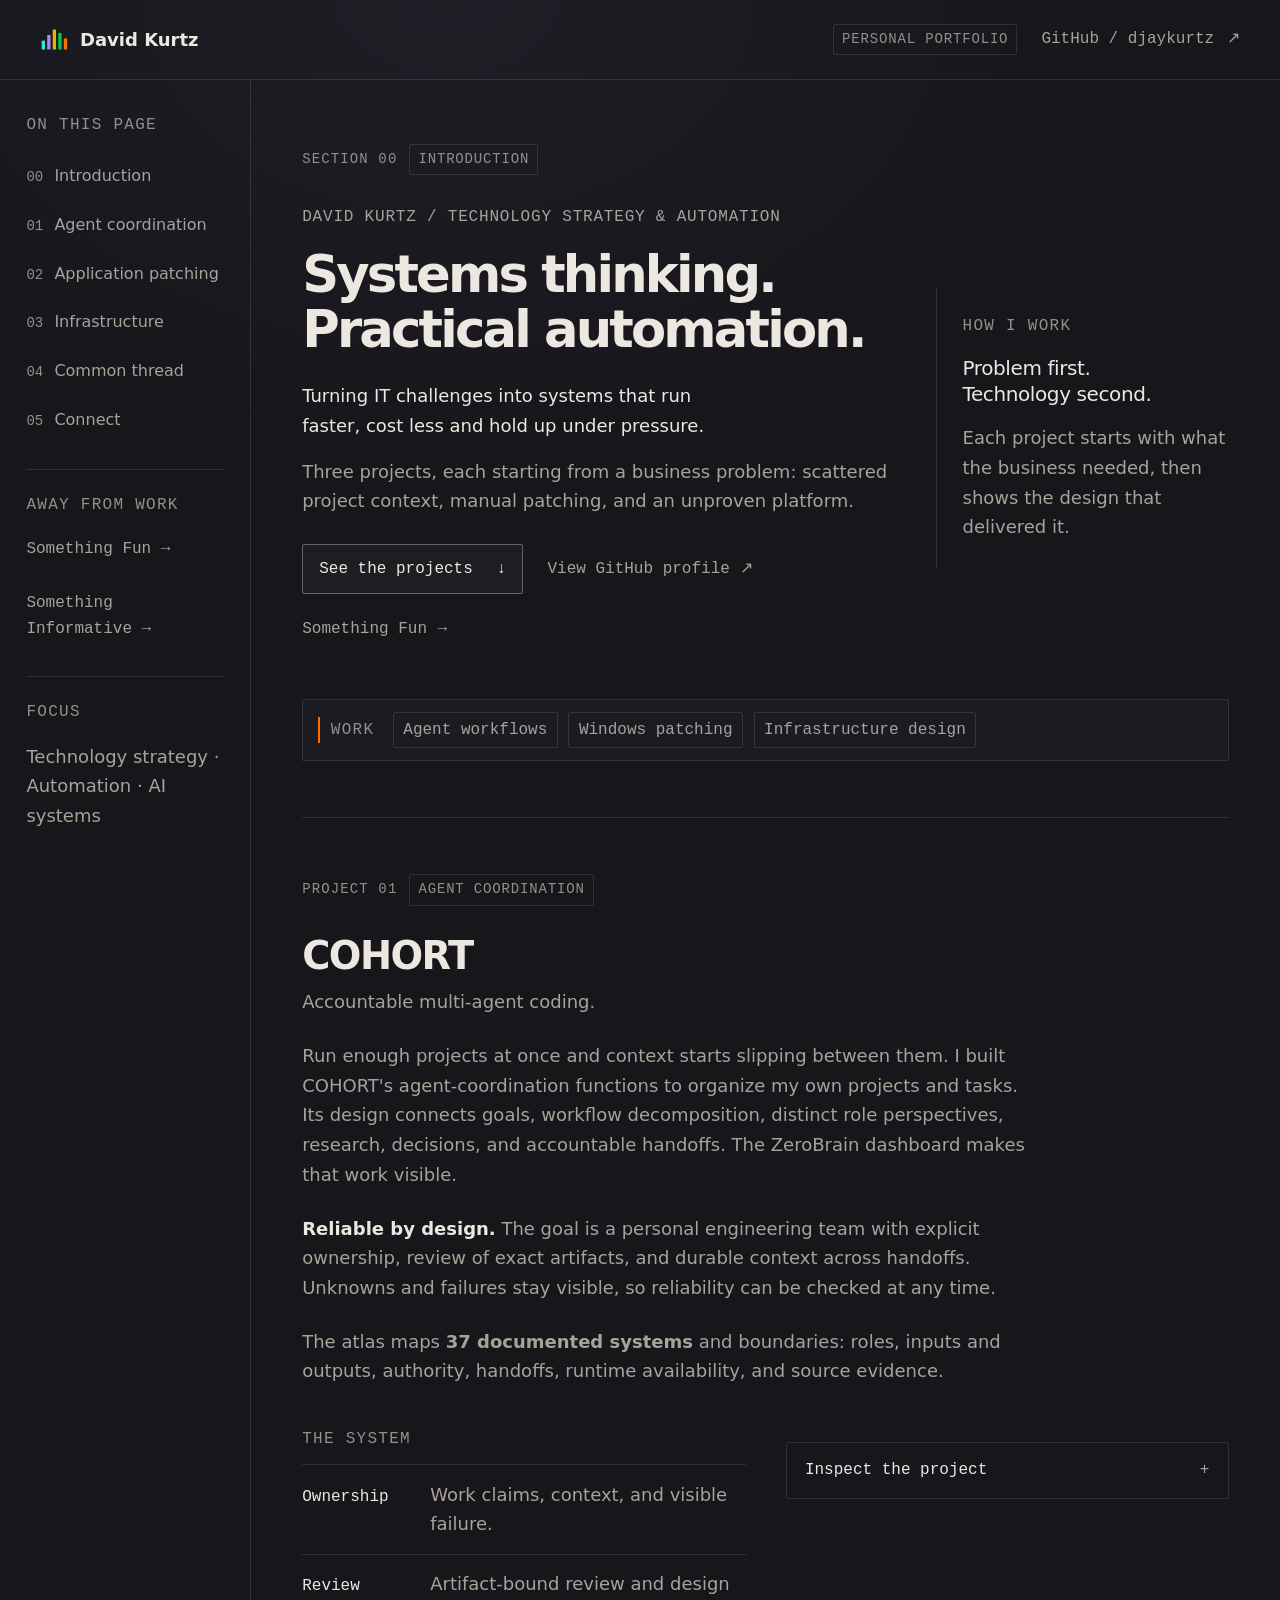
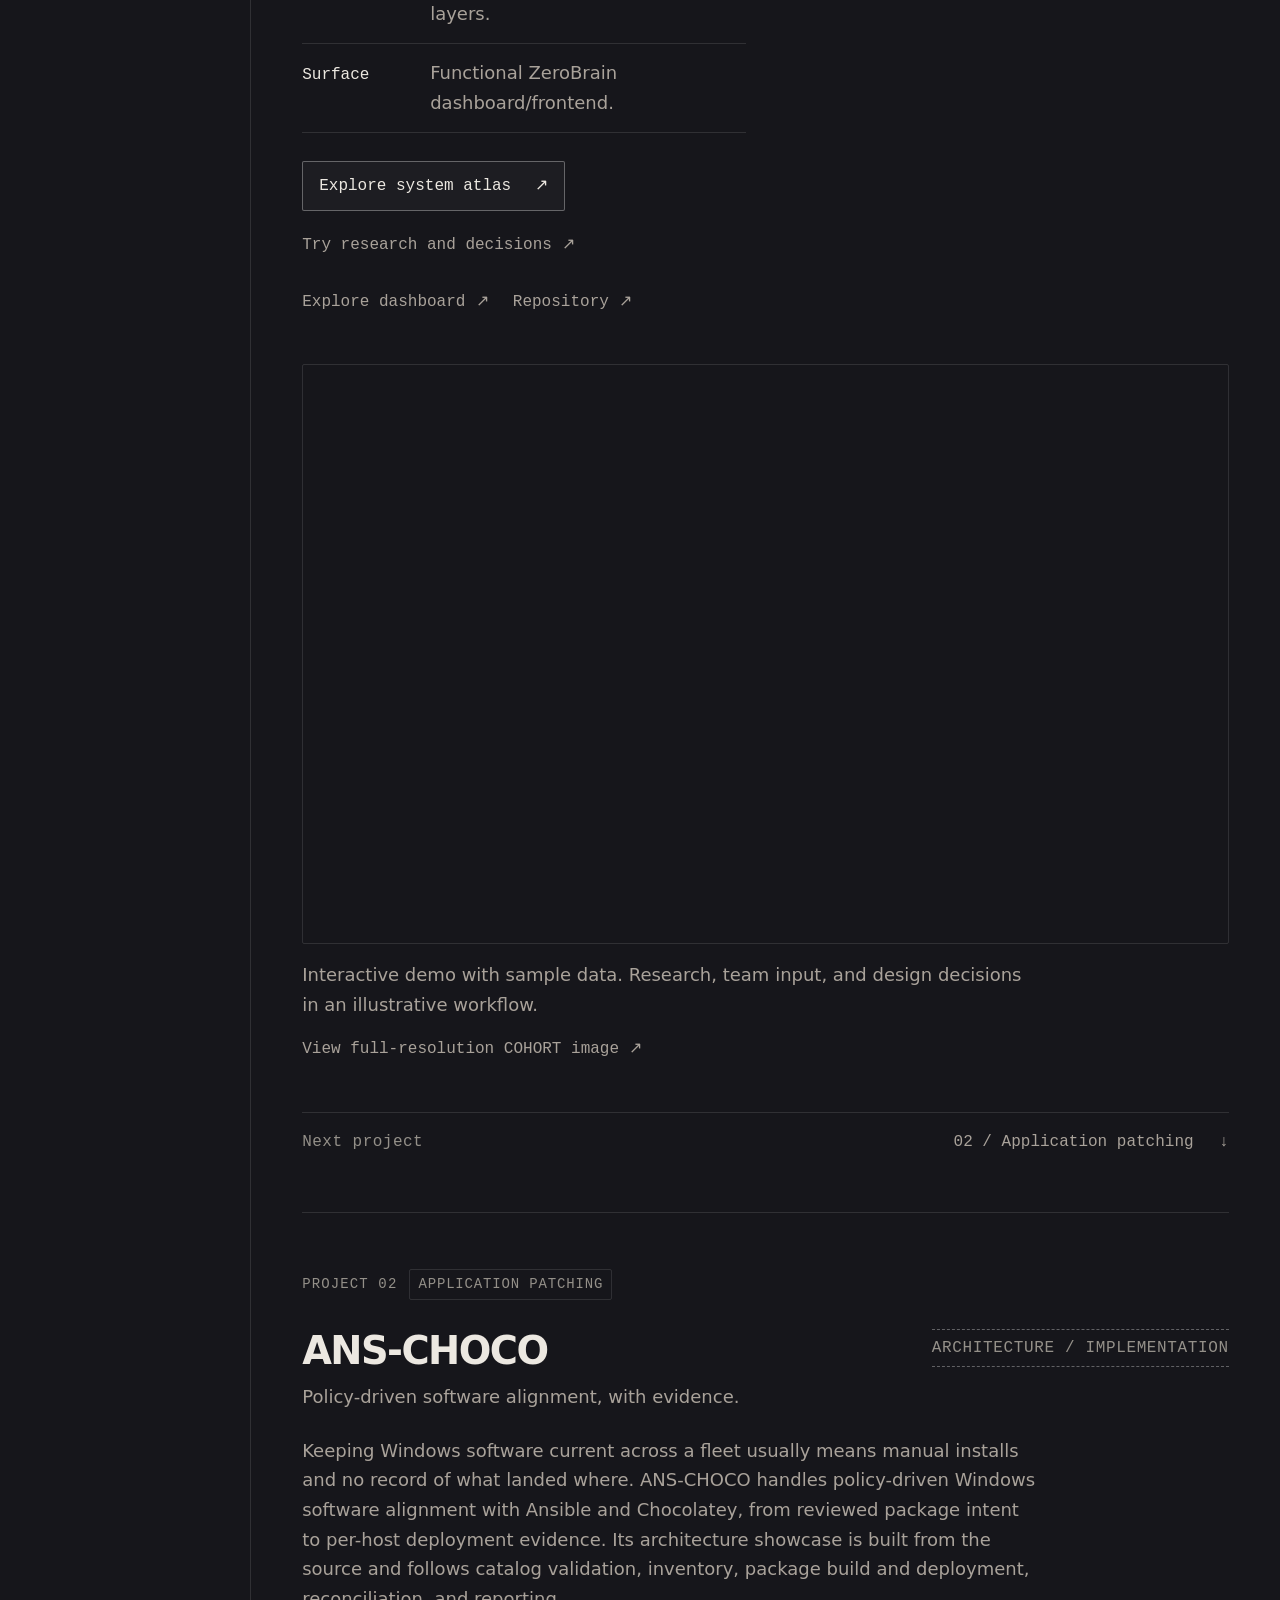
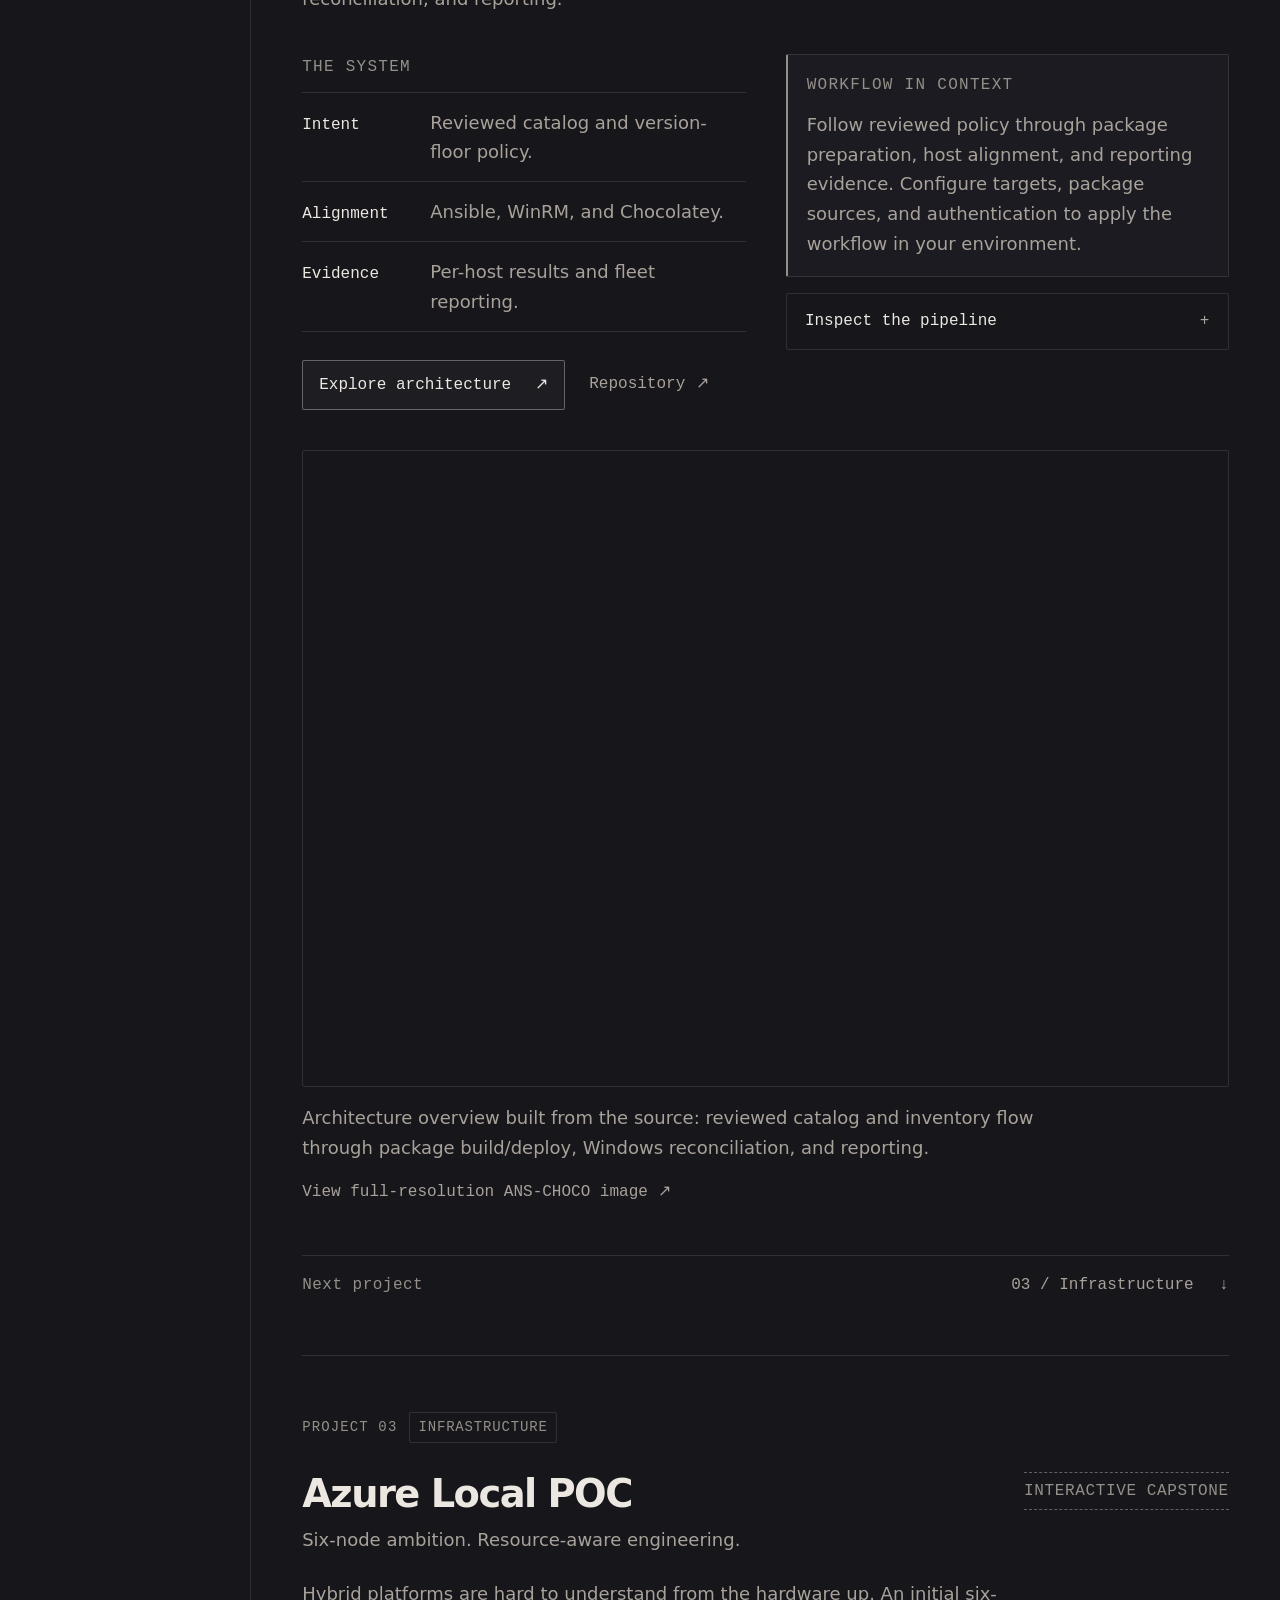
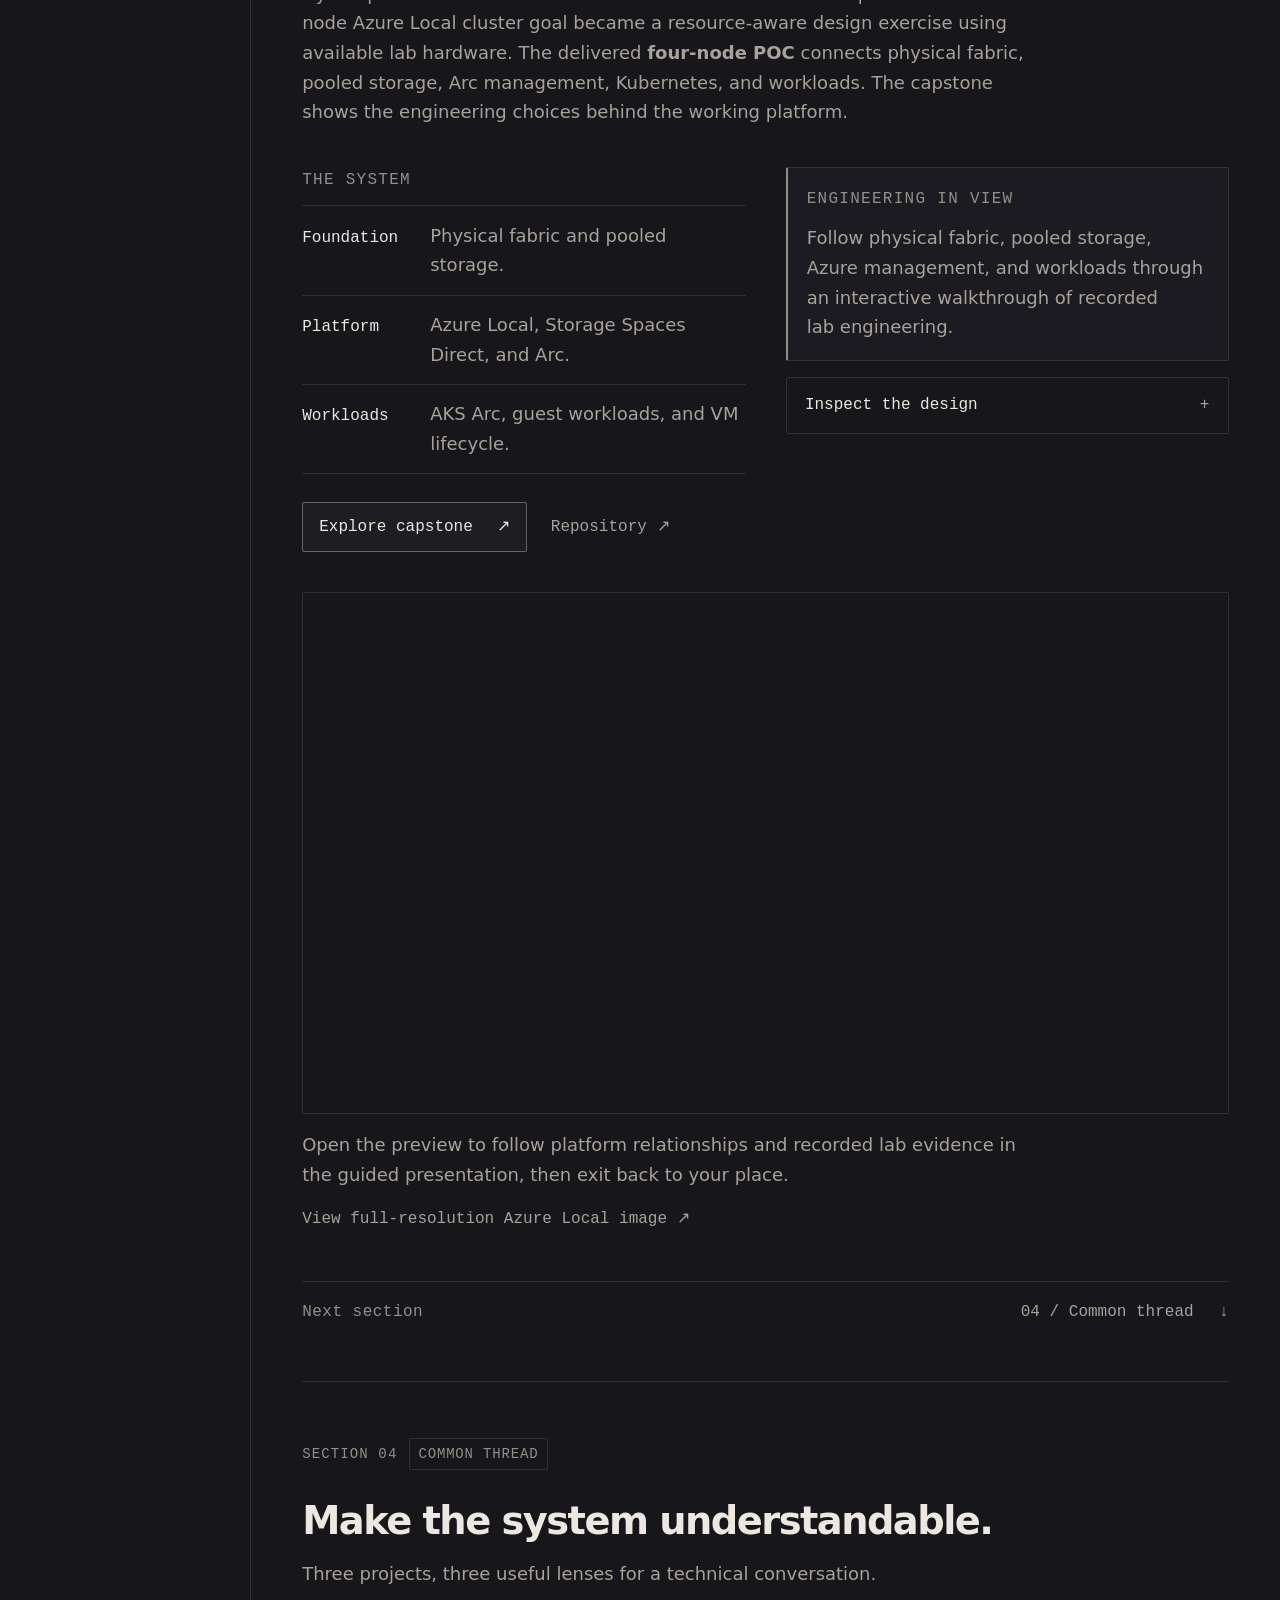
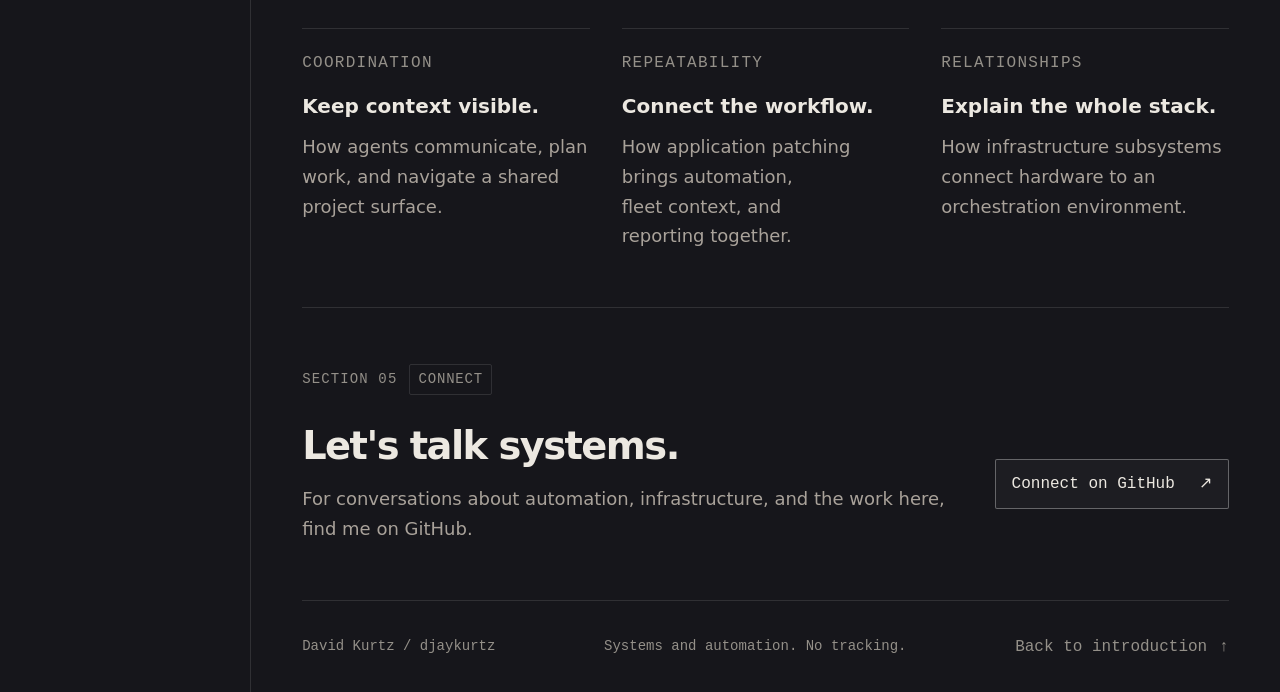
<file: site/index.html>
<!doctype html>
<html lang="en">
  <head>
    <meta charset="utf-8">
    <meta name="viewport" content="width=device-width, initial-scale=1">
    <meta name="description" content="David Kurtz's engineering portfolio: Copilot CLI agent coordination, Windows application patching, and an Azure Local proof of concept.">
    <meta name="color-scheme" content="dark">
    <meta name="darkreader-lock">
    <meta name="theme-color" content="#16161b">
    <meta http-equiv="Content-Security-Policy" content="default-src 'none'; style-src 'self'; script-src 'self'; img-src 'self'; frame-src 'self'; base-uri 'none'; form-action 'none'">
    <meta property="og:type" content="website">
    <meta property="og:title" content="David Kurtz | Systems &amp; Automation">
    <meta property="og:description" content="Explore three projects spanning agent coordination, Windows patching, and Azure Local infrastructure design.">
    <meta property="og:url" content="https://djaykurtz.github.io/">
    <link rel="canonical" href="https://djaykurtz.github.io/">
    <link rel="icon" href="favicon.svg" type="image/svg+xml">
    <link rel="stylesheet" href="styles.css">
    <script src="capstone.js" defer></script>
    <title>David Kurtz | Systems &amp; Automation</title>
  </head>
  <body>
    <a class="skip-link" href="#main">Skip to content</a>
    <header class="site-header">
      <a class="identity" href="#top" aria-label="David Kurtz, back to introduction">
        <svg class="identity-mark" viewBox="4 4 26 24" aria-hidden="true" focusable="false"><path d="M7 25V17" stroke="#35e0e8" stroke-width="3"/><path d="M12 25V12" stroke="#a78bfa" stroke-width="3"/><path d="M17 25V7" stroke="#edb200" stroke-width="3"/><path d="M22 25V10" stroke="#00c758" stroke-width="3"/><path d="M27 25V15" stroke="#fe6e00" stroke-width="3"/></svg>
        <span>David Kurtz</span>
      </a>
      <div class="header-meta">
        <span class="chip">Personal portfolio</span>
        <a href="https://github.com/djaykurtz">GitHub / djaykurtz <span aria-hidden="true">&nearr;</span></a>
      </div>
    </header>

    <div class="portfolio-shell">
      <nav class="movement-rail" aria-label="Portfolio navigation">
        <p class="cap">On this page</p>
        <ol class="rail-list">
          <li><a href="#top"><span class="rail-number" aria-hidden="true">00</span><span>Introduction</span></a></li>
          <li><a href="#cohort"><span class="rail-number" aria-hidden="true">01</span><span>Agent coordination</span></a></li>
          <li><a href="#ans-choco"><span class="rail-number" aria-hidden="true">02</span><span>Application patching</span></a></li>
          <li><a href="#azure-local"><span class="rail-number" aria-hidden="true">03</span><span>Infrastructure</span></a></li>
          <li><a href="#approach"><span class="rail-number" aria-hidden="true">04</span><span>Common thread</span></a></li>
          <li><a href="#connect"><span class="rail-number" aria-hidden="true">05</span><span>Connect</span></a></li>
        </ol>
        <div class="rail-detour">
          <p class="cap">Away from work</p>
          <a class="text-link" href="/something-fun/">Something Fun <span aria-hidden="true">&rarr;</span></a>
          <a class="text-link" href="/something-informative/">Something Informative&nbsp;<span aria-hidden="true">&rarr;</span></a>
        </div>
        <div class="rail-foot">
          <p class="cap">Focus</p>
          <p>Technology strategy · Automation · AI systems</p>
        </div>
      </nav>

      <main id="main" class="workspace">
        <section class="hero movement" id="top" aria-labelledby="hero-title">
          <div class="movement-label"><span>Section 00</span><span class="chip">Introduction</span></div>
          <div class="hero-body">
            <div>
              <p class="hero-kicker">David Kurtz / technology strategy &amp; automation</p>
              <h1 id="hero-title">Systems thinking.<br>Practical automation.</h1>
              <p class="hero-intro">Turning IT challenges into systems that run faster, cost less and hold up under pressure.</p>
              <p class="hero-detail">Three projects, each starting from a business problem: scattered project context, manual patching, and an unproven platform.</p>
              <div class="link-row">
                <a class="button" href="#cohort">See the projects <span aria-hidden="true">&darr;</span></a>
                <a class="text-link" href="https://github.com/djaykurtz">View GitHub profile <span aria-hidden="true">&nearr;</span></a>
                <a class="text-link" href="/something-fun/">Something Fun <span aria-hidden="true">&rarr;</span></a>
              </div>
            </div>
            <aside class="intro-note" aria-label="How I work">
              <p class="cap">How I work</p>
              <p class="note-title">Problem first.<br>Technology second.</p>
              <p>Each project starts with what the business needed, then shows the design that delivered it.</p>
            </aside>
          </div>
          <div class="fabric-strip" aria-label="Project areas">
            <span class="cap">Work</span>
            <span class="fabric-cell">Agent workflows</span>
            <span class="fabric-cell">Windows patching</span>
            <span class="fabric-cell">Infrastructure design</span>
          </div>
        </section>

        <section class="project movement" id="cohort" aria-labelledby="cohort-title">
          <div class="movement-label"><span>Project 01</span><span class="chip">Agent coordination</span></div>
          <div class="project-heading">
            <div><h2 id="cohort-title">COHORT</h2><p class="project-subtitle">Accountable multi-agent coding.</p></div>
          </div>
          <p class="project-intro">Run enough projects at once and context starts slipping between them. I built COHORT's agent-coordination functions to organize my own projects and tasks. Its design connects goals, workflow decomposition, distinct role perspectives, research, decisions, and accountable handoffs. The ZeroBrain dashboard makes that work visible.</p>
          <p class="project-story"><strong>Reliable by design.</strong> The goal is a personal engineering team with explicit ownership, review of exact artifacts, and durable context across handoffs. Unknowns and failures stay visible, so reliability can be checked at any time.</p>
          <p class="project-atlas">The atlas maps <strong>37 documented systems</strong> and boundaries: roles, inputs and outputs, authority, handoffs, runtime availability, and source evidence.</p>
          <div class="project-body">
            <div class="project-overview">
              <p class="cap">The system</p>
              <ul class="system-list">
                <li><span class="node-label">Ownership</span><span>Work claims, context, and visible failure.</span></li>
                <li><span class="node-label">Review</span><span>Artifact-bound review and design layers.</span></li>
                <li><span class="node-label">Surface</span><span>Functional ZeroBrain dashboard/frontend.</span></li>
              </ul>
              <div class="link-row">
                <a class="button" href="https://djaykurtz.github.io/COHORT/systems/">Explore system atlas <span aria-hidden="true">&nearr;</span></a>
                <a class="text-link" href="https://djaykurtz.github.io/COHORT/demo/?view=governance">Try research and decisions <span aria-hidden="true">&nearr;</span></a>
                <a class="text-link" href="https://djaykurtz.github.io/COHORT/demo/">Explore dashboard <span aria-hidden="true">&nearr;</span></a>
                <a class="text-link" href="https://github.com/djaykurtz/COHORT">Repository <span aria-hidden="true">&nearr;</span></a>
              </div>
            </div>
            <div class="project-inspect">
              <details>
                <summary><span>Inspect the project</span><span class="summary-action" aria-hidden="true"></span></summary>
                <div class="detail-content">
                  <h3>Explore the workflow</h3>
                  <p>Try the workflow and explore the technical architecture and source references in the repository.</p>
                  <dl>
                    <div><dt>Explore</dt><dd>Task, node, review, design, and knowledge views, plus the research/decisions inspector, with filters and drilldowns.</dd></div>
                    <div><dt>Decide</dt><dd>On a design proposal, each node weighs in from its role and the projects it usually leads. Their input and objections shape the design. The PM's summary of each round carries the most weight, and I have the final say on when it's ready to build.</dd></div>
                    <div><dt>Separate</dt><dd>RFC council-vessel recusal and independent artifact review serve different review responsibilities.</dd></div>
                    <div><dt>Try</dt><dd>Explore status and owner changes, deadlines, and health states in the sample workflow; reset to start again.</dd></div>
                    <div><dt>Discuss</dt><dd>Work ownership, artifact-bound review, durable-context architecture, and visible failure.</dd></div>
                  </dl>
                </div>
              </details>
            </div>
          </div>
          <figure class="project-figure">
            <a href="https://djaykurtz.github.io/COHORT/" class="project-preview">
              <img src="assets/cohort-governance.png" width="1440" height="900" loading="lazy" decoding="async" alt="Research and decisions inspector showing a sample design review with input from each team role.">
            </a>
            <figcaption>Interactive demo with sample data. Research, team input, and design decisions in an illustrative workflow.</figcaption>
            <p class="figure-tools"><a class="text-link" href="assets/cohort-governance.png">View full-resolution COHORT image <span aria-hidden="true">&nearr;</span></a></p>
          </figure>
          <a class="next-movement" href="#ans-choco"><span>Next project</span><strong>02 / Application patching <span aria-hidden="true">&darr;</span></strong></a>
        </section>

        <section class="project movement" id="ans-choco" aria-labelledby="patching-title">
          <div class="movement-label"><span>Project 02</span><span class="chip">Application patching</span></div>
          <div class="project-heading">
            <div><h2 id="patching-title">ANS-CHOCO</h2><p class="project-subtitle">Policy-driven software alignment, with evidence.</p></div>
            <span class="scope-label">Architecture / implementation</span>
          </div>
          <p class="project-intro">Keeping Windows software current across a fleet usually means manual installs and no record of what landed where. ANS-CHOCO handles policy-driven Windows software alignment with Ansible and Chocolatey, from reviewed package intent to per-host deployment evidence. Its architecture showcase is built from the source and follows catalog validation, inventory, package build and deployment, reconciliation, and reporting.</p>
          <div class="project-body">
            <div class="project-overview">
              <p class="cap">The system</p>
              <ul class="system-list">
                <li><span class="node-label">Intent</span><span>Reviewed catalog and version-floor policy.</span></li>
                <li><span class="node-label">Alignment</span><span>Ansible, WinRM, and Chocolatey.</span></li>
                <li><span class="node-label">Evidence</span><span>Per-host results and fleet reporting.</span></li>
              </ul>
              <div class="link-row">
                <a class="button" href="https://djaykurtz.github.io/ANS-CHOCO/">Explore architecture <span aria-hidden="true">&nearr;</span></a>
                <a class="text-link" href="https://github.com/djaykurtz/ANS-CHOCO">Repository <span aria-hidden="true">&nearr;</span></a>
              </div>
            </div>
            <div class="project-inspect">
              <div class="boundary">
                <p class="cap">Workflow in context</p>
                <p>Follow reviewed policy through package preparation, host alignment, and reporting evidence. Configure targets, package sources, and authentication to apply the workflow in your environment.</p>
              </div>
              <details>
                <summary><span>Inspect the pipeline</span><span class="summary-action" aria-hidden="true"></span></summary>
                <div class="detail-content">
                  <h3>Delivered scope and operational design</h3>
                  <p>The pipeline connects reviewed package intent to host alignment and deployment evidence, with separate build and deploy roles and explicit operational policy.</p>
                  <dl>
                    <div><dt>Delivered</dt><dd>Catalog and version-floor validation, CSV and AD protected-OU inventory preparation, community and wrapper package builds, <strong>five application deployment modes</strong>, runtime alignment, WinRM/PowerShell/Chocolatey reconciliation, and per-host JSON/HTML plus fleet reporting.</dd></div>
                    <div><dt>Architecture</dt><dd>Modular build and deploy roles separate package preparation from fleet execution. A shared catalog and version-floor policy connect reviewed intent, package sources, and host alignment.</dd></div>
                    <div><dt>Operations</dt><dd>Reboots default to never, with explicit operator policy. Per-host outcomes, failed-attempt and retry evidence, and fleet summaries keep maintenance decisions grounded in what happened. See the repository for setup and detailed execution boundaries.</dd></div>
                    <div><dt>Portability</dt><dd>Package catalogs and policy, inventories, package sources, and authentication are configurable, so the workflow moves to any lab. Execution currently uses Ansible and WinRM. As deployment scale, business scope, and security requirements grow, one future option is Azure Arc execution through official modules and client-based authentication, to reduce reliance on WinRM.</dd></div>
                  </dl>
                </div>
              </details>
            </div>
          </div>
          <figure class="project-figure">
            <a href="https://djaykurtz.github.io/ANS-CHOCO/" class="project-preview">
              <img src="assets/ans-choco-architecture.png" width="1600" height="1100" loading="lazy" decoding="async" alt="ANS-CHOCO architecture connecting reviewed catalog and inventory to Ansible build/deploy roles, Windows reconciliation, and per-host and fleet evidence.">
            </a>
            <figcaption>Architecture overview built from the source: reviewed catalog and inventory flow through package build/deploy, Windows reconciliation, and reporting.</figcaption>
            <p class="figure-tools"><a class="text-link" href="assets/ans-choco-architecture.png">View full-resolution ANS-CHOCO image <span aria-hidden="true">&nearr;</span></a></p>
          </figure>
          <a class="next-movement" href="#azure-local"><span>Next project</span><strong>03 / Infrastructure <span aria-hidden="true">&darr;</span></strong></a>
        </section>

        <section class="project movement" id="azure-local" aria-labelledby="azure-title">
          <div class="movement-label"><span>Project 03</span><span class="chip">Infrastructure</span></div>
          <div class="project-heading">
            <div><h2 id="azure-title">Azure Local POC</h2><p class="project-subtitle">Six-node ambition. Resource-aware engineering.</p></div>
            <span class="scope-label">Interactive capstone</span>
          </div>
          <p class="project-intro">Hybrid platforms are hard to understand from the hardware up. An initial six-node Azure Local cluster goal became a resource-aware design exercise using available lab hardware. The delivered <strong>four-node POC</strong> connects physical fabric, pooled storage, Arc management, Kubernetes, and workloads. The capstone shows the engineering choices behind the working platform.</p>
          <div class="project-body">
            <div class="project-overview">
              <p class="cap">The system</p>
              <ul class="system-list">
                <li><span class="node-label">Foundation</span><span>Physical fabric and pooled storage.</span></li>
                <li><span class="node-label">Platform</span><span>Azure Local, Storage Spaces Direct, and Arc.</span></li>
                <li><span class="node-label">Workloads</span><span>AKS Arc, guest workloads, and VM lifecycle.</span></li>
              </ul>
              <div class="link-row">
                <a class="button" href="https://djaykurtz.github.io/AZLOCAL-POC/viewer/" data-capstone-open>Explore capstone <span aria-hidden="true">&nearr;</span></a>
                <a class="text-link" href="https://github.com/djaykurtz/AZLOCAL-POC">Repository <span aria-hidden="true">&nearr;</span></a>
              </div>
              <noscript><p class="portal-fallback">The link opens the guided viewer on its own page when JavaScript is off.</p></noscript>
            </div>
            <div class="project-inspect">
              <div class="boundary">
                <p class="cap">Engineering in view</p>
                <p>Follow physical fabric, pooled storage, Azure management, and workloads through an interactive walkthrough of recorded lab engineering.</p>
              </div>
              <details>
                <summary><span>Inspect the design</span><span class="summary-action" aria-hidden="true"></span></summary>
                <div class="detail-content">
                  <h3>Recorded engineering, explained interactively</h3>
                  <p>Progressive movements reveal subsystem relationships; evidence cutaways explain the retained engineering records.</p>
                  <dl>
                    <div><dt>Recorded</dt><dd>Cluster and pooled storage, Arc bridge, guest workloads, AKS application behavior, and operator-driven Terraform VM lifecycle.</dd></div>
                    <div><dt>Design</dt><dd>The lab design makes infrastructure dependencies, memory constraints, and deployment choices visible through recorded evidence.</dd></div>
                    <div><dt>Apply</dt><dd>Adapt the provisioning examples to your Azure tenant/subscription, permissions, prepared hardware, directory services, networking, and credentials.</dd></div>
                  </dl>
                  <p class="operation-note"><a class="text-link" href="https://djaykurtz.github.io/AZLOCAL-POC/">Standalone / presenter view <span aria-hidden="true">&nearr;</span></a></p>
                </div>
              </details>
            </div>
          </div>
          <figure class="project-figure">
            <a href="https://djaykurtz.github.io/AZLOCAL-POC/viewer/" class="project-preview" data-capstone-open>
              <img src="assets/azure-local-architecture.png" width="1536" height="864" loading="lazy" decoding="async" alt="Static Azure Local capstone showing generic fabric nodes connected to Azure Local, Arc bridge, pooled storage, and the platform memory boundary.">
            </a>
            <figcaption>Open the preview to follow platform relationships and recorded lab evidence in the guided presentation, then exit back to your place.</figcaption>
            <p class="figure-tools"><a class="text-link" href="assets/azure-local-architecture.png">View full-resolution Azure Local image <span aria-hidden="true">&nearr;</span></a></p>
          </figure>
          <a class="next-movement" href="#approach"><span>Next section</span><strong>04 / Common thread <span aria-hidden="true">&darr;</span></strong></a>
        </section>

        <section class="approach movement" id="approach" aria-labelledby="approach-title">
          <div class="movement-label"><span>Section 04</span><span class="chip">Common thread</span></div>
          <h2 id="approach-title">Make the system understandable.</h2>
          <p class="section-intro">Three projects, three useful lenses for a technical conversation.</p>
          <div class="approach-grid">
            <div><p class="cap">Coordination</p><h3>Keep context visible.</h3><p>How agents communicate, plan work, and navigate a shared project surface.</p></div>
            <div><p class="cap">Repeatability</p><h3>Connect the workflow.</h3><p>How application patching brings automation, fleet context, and reporting together.</p></div>
            <div><p class="cap">Relationships</p><h3>Explain the whole stack.</h3><p>How infrastructure subsystems connect hardware to an orchestration environment.</p></div>
          </div>
        </section>

        <section class="connect movement" id="connect" aria-labelledby="connect-title">
          <div class="movement-label"><span>Section 05</span><span class="chip">Connect</span></div>
          <div class="connect-body">
            <div><h2 id="connect-title">Let's talk systems.</h2><p>For conversations about automation, infrastructure, and the work here, find me on GitHub.</p></div>
            <a class="button" href="https://github.com/djaykurtz">Connect on GitHub <span aria-hidden="true">&nearr;</span></a>
          </div>
        </section>
        <footer class="site-footer">
          <p>David Kurtz / djaykurtz</p>
          <p>Systems and automation. No tracking.</p>
          <a href="#top">Back to introduction <span aria-hidden="true">&uarr;</span></a>
        </footer>
      </main>
    </div>
    <dialog class="capstone-dialog" id="capstone-dialog" aria-labelledby="capstone-dialog-title">
      <h2 class="visually-hidden" id="capstone-dialog-title">Azure Local guided static presentation</h2>
      <div class="portal-toolbar">
        <a class="text-link" href="https://djaykurtz.github.io/AZLOCAL-POC/viewer/">Full view <span aria-hidden="true">&nearr;</span></a>
        <button class="button portal-exit" type="button" data-capstone-exit autofocus>Exit view</button>
      </div>
      <p class="portal-status" role="status" hidden>Loading the guided presentation. Full view opens it on its own page.</p>
      <div class="portal-frame" data-capstone-frame></div>
    </dialog>
  </body>
</html>
</file>
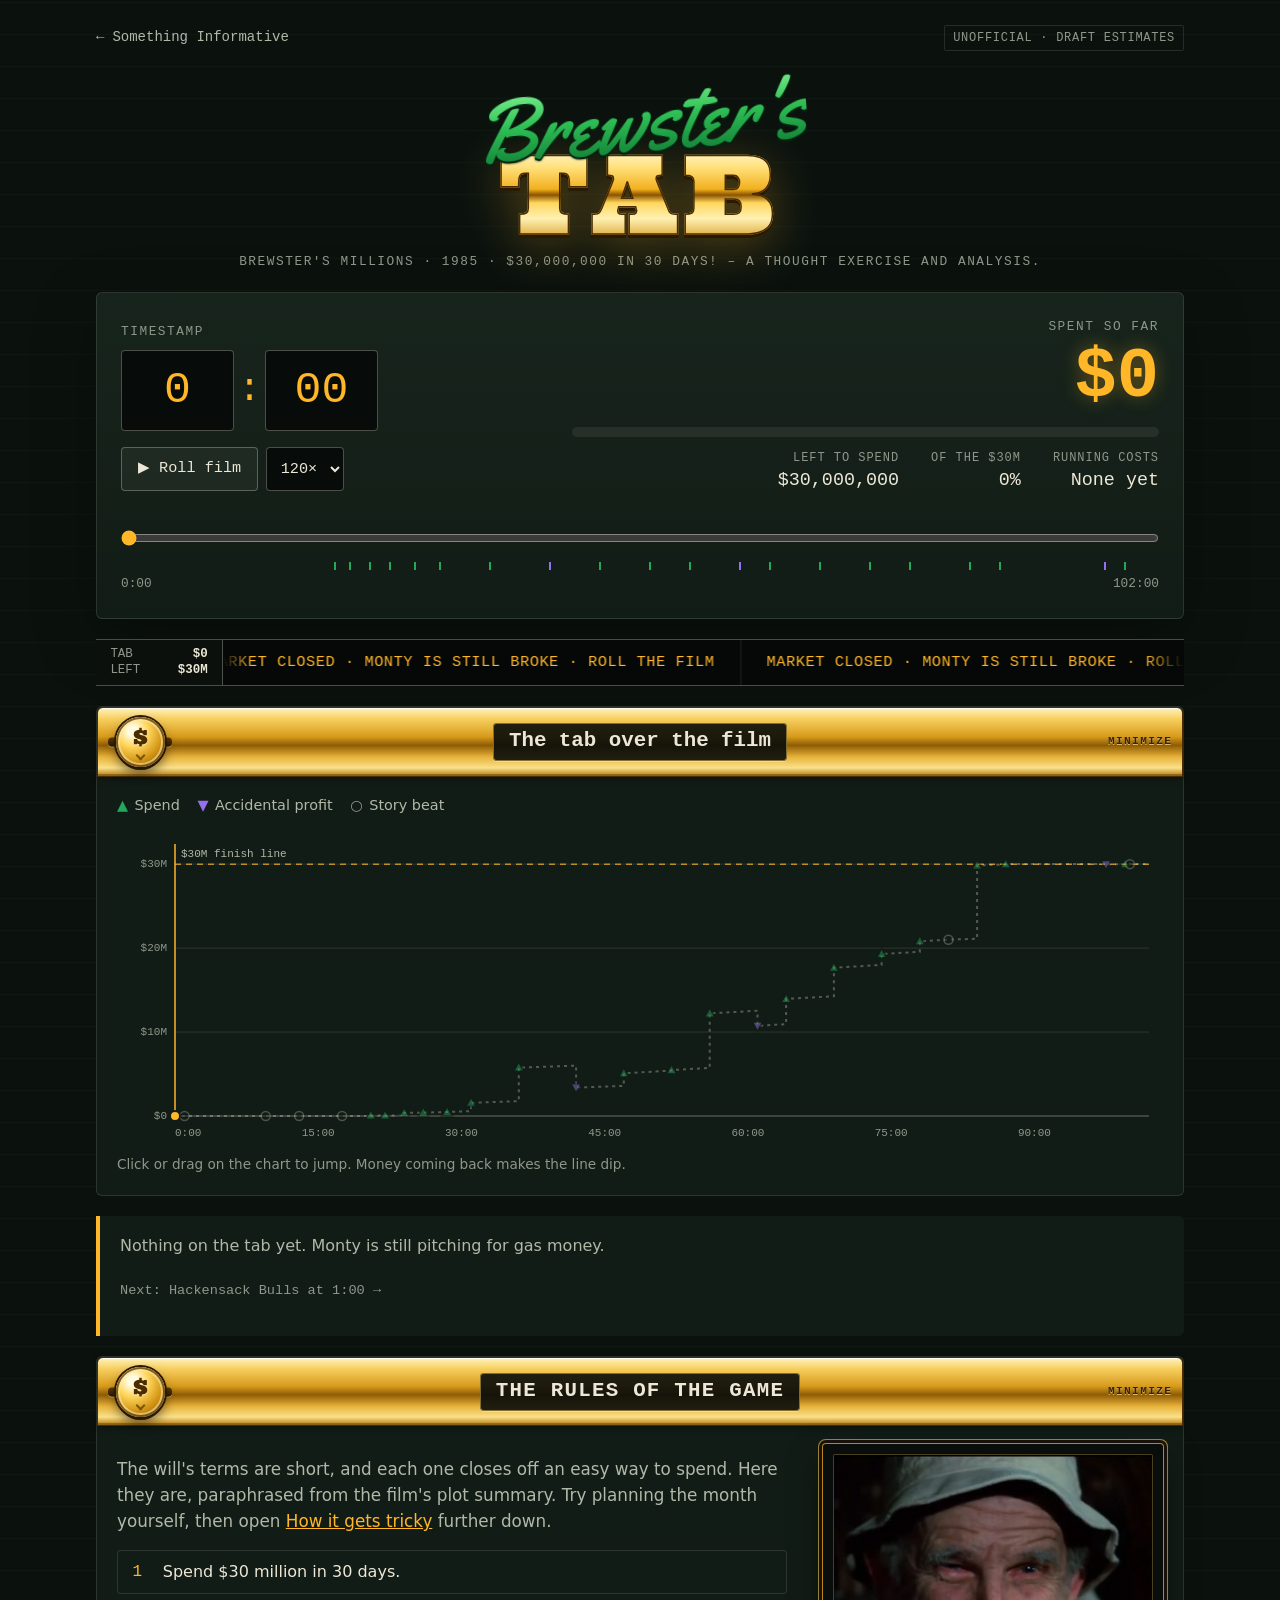
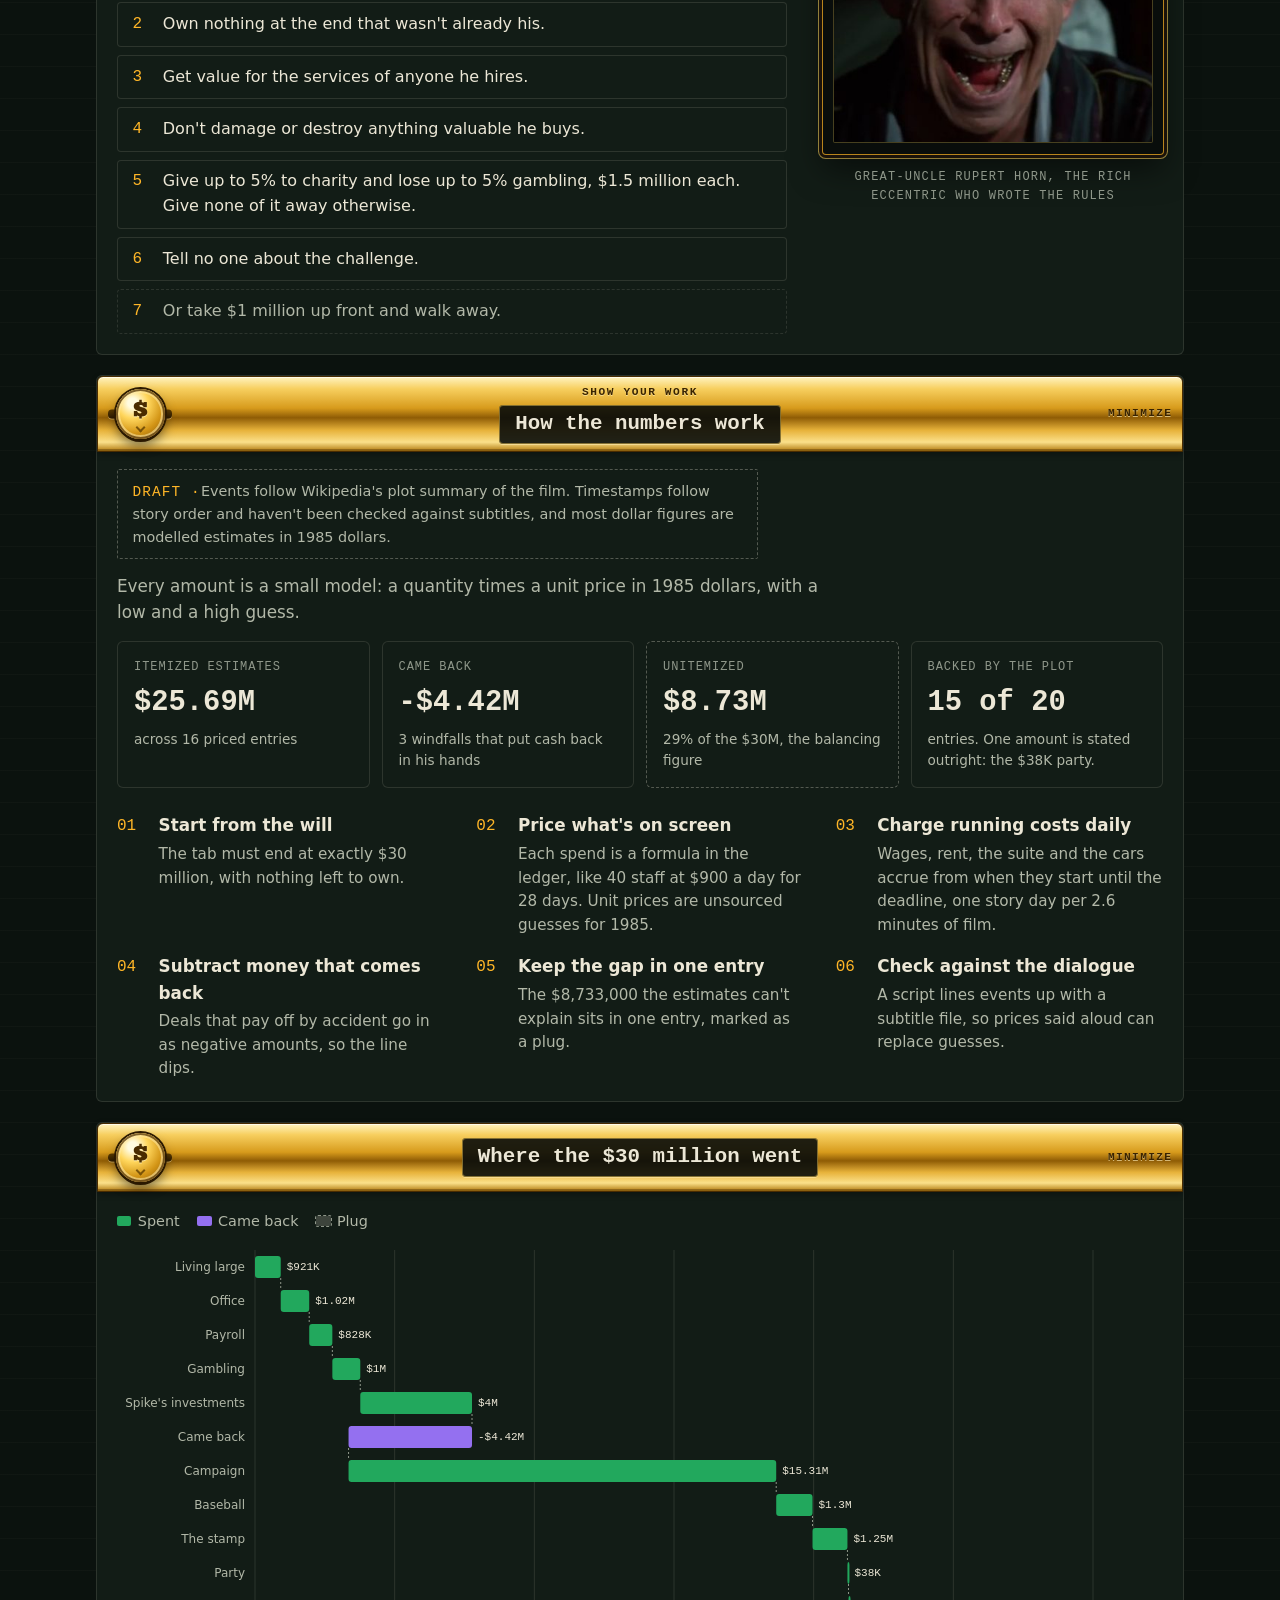
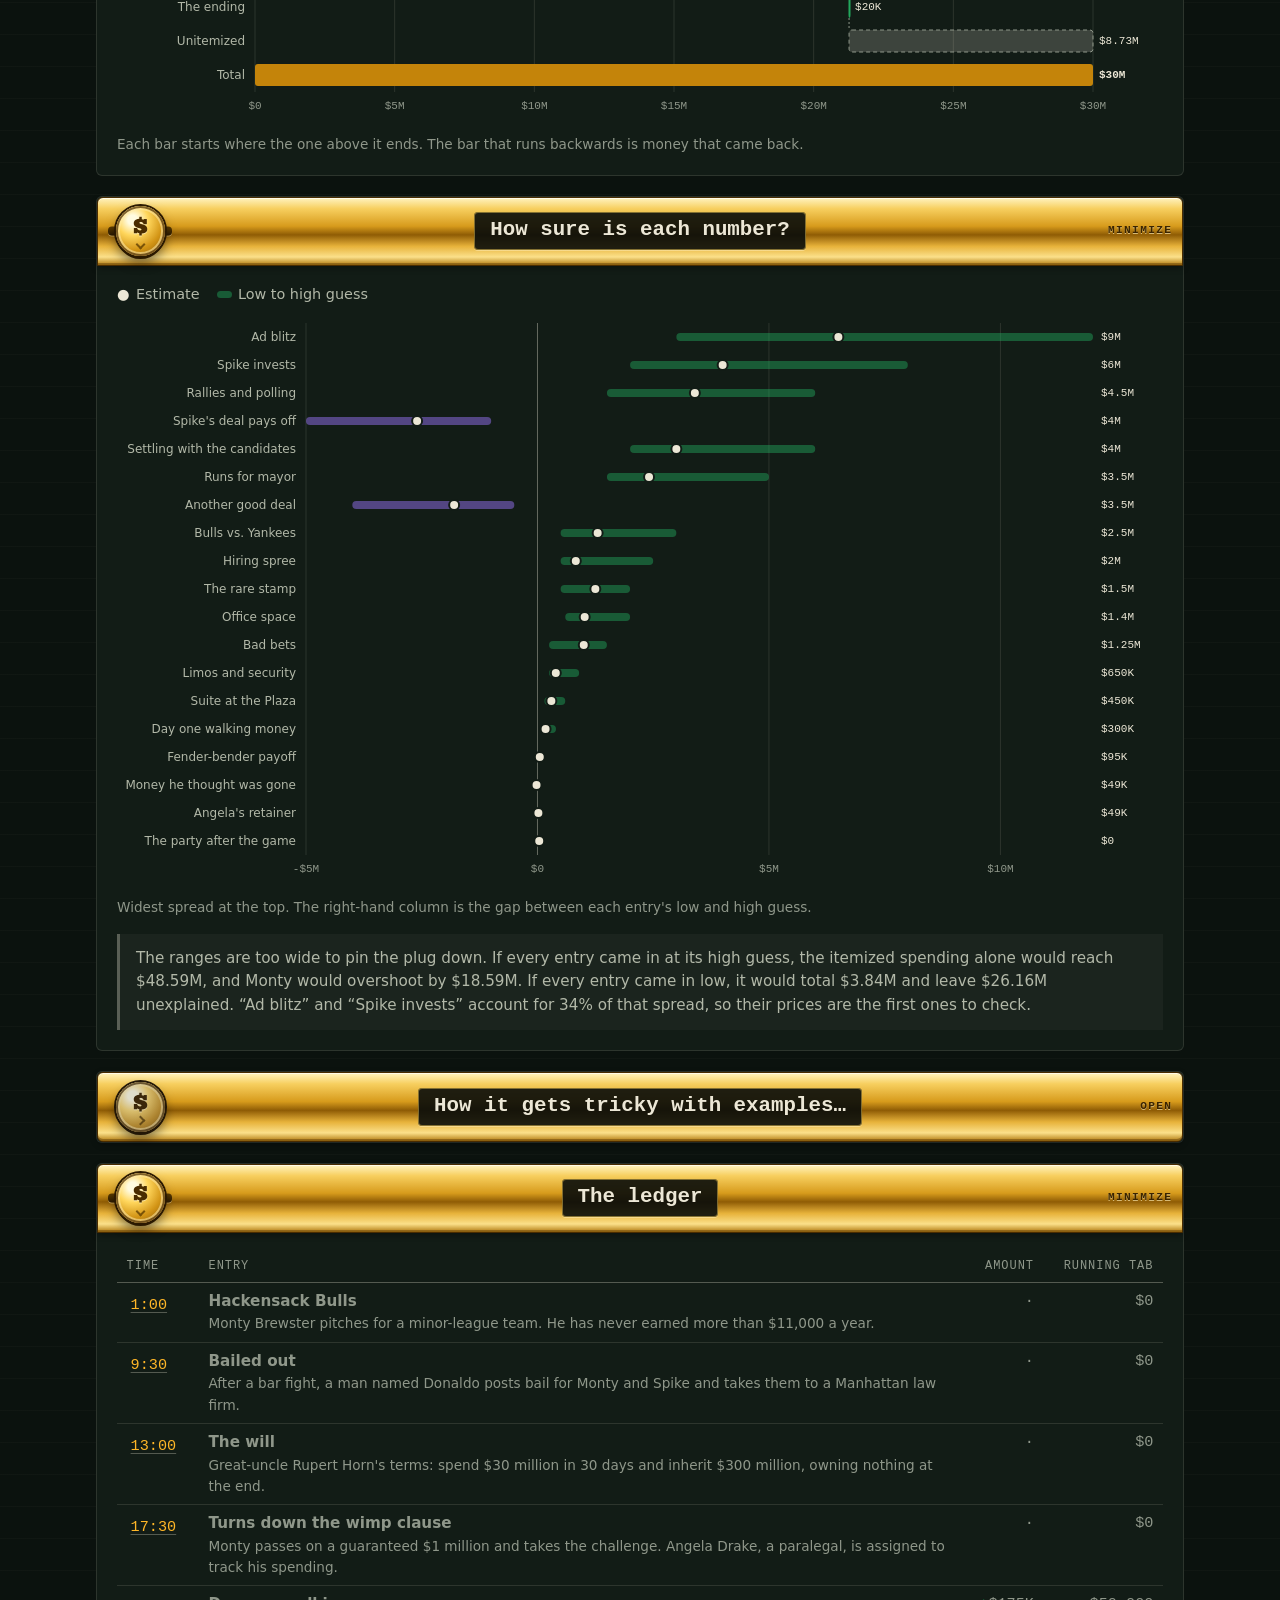
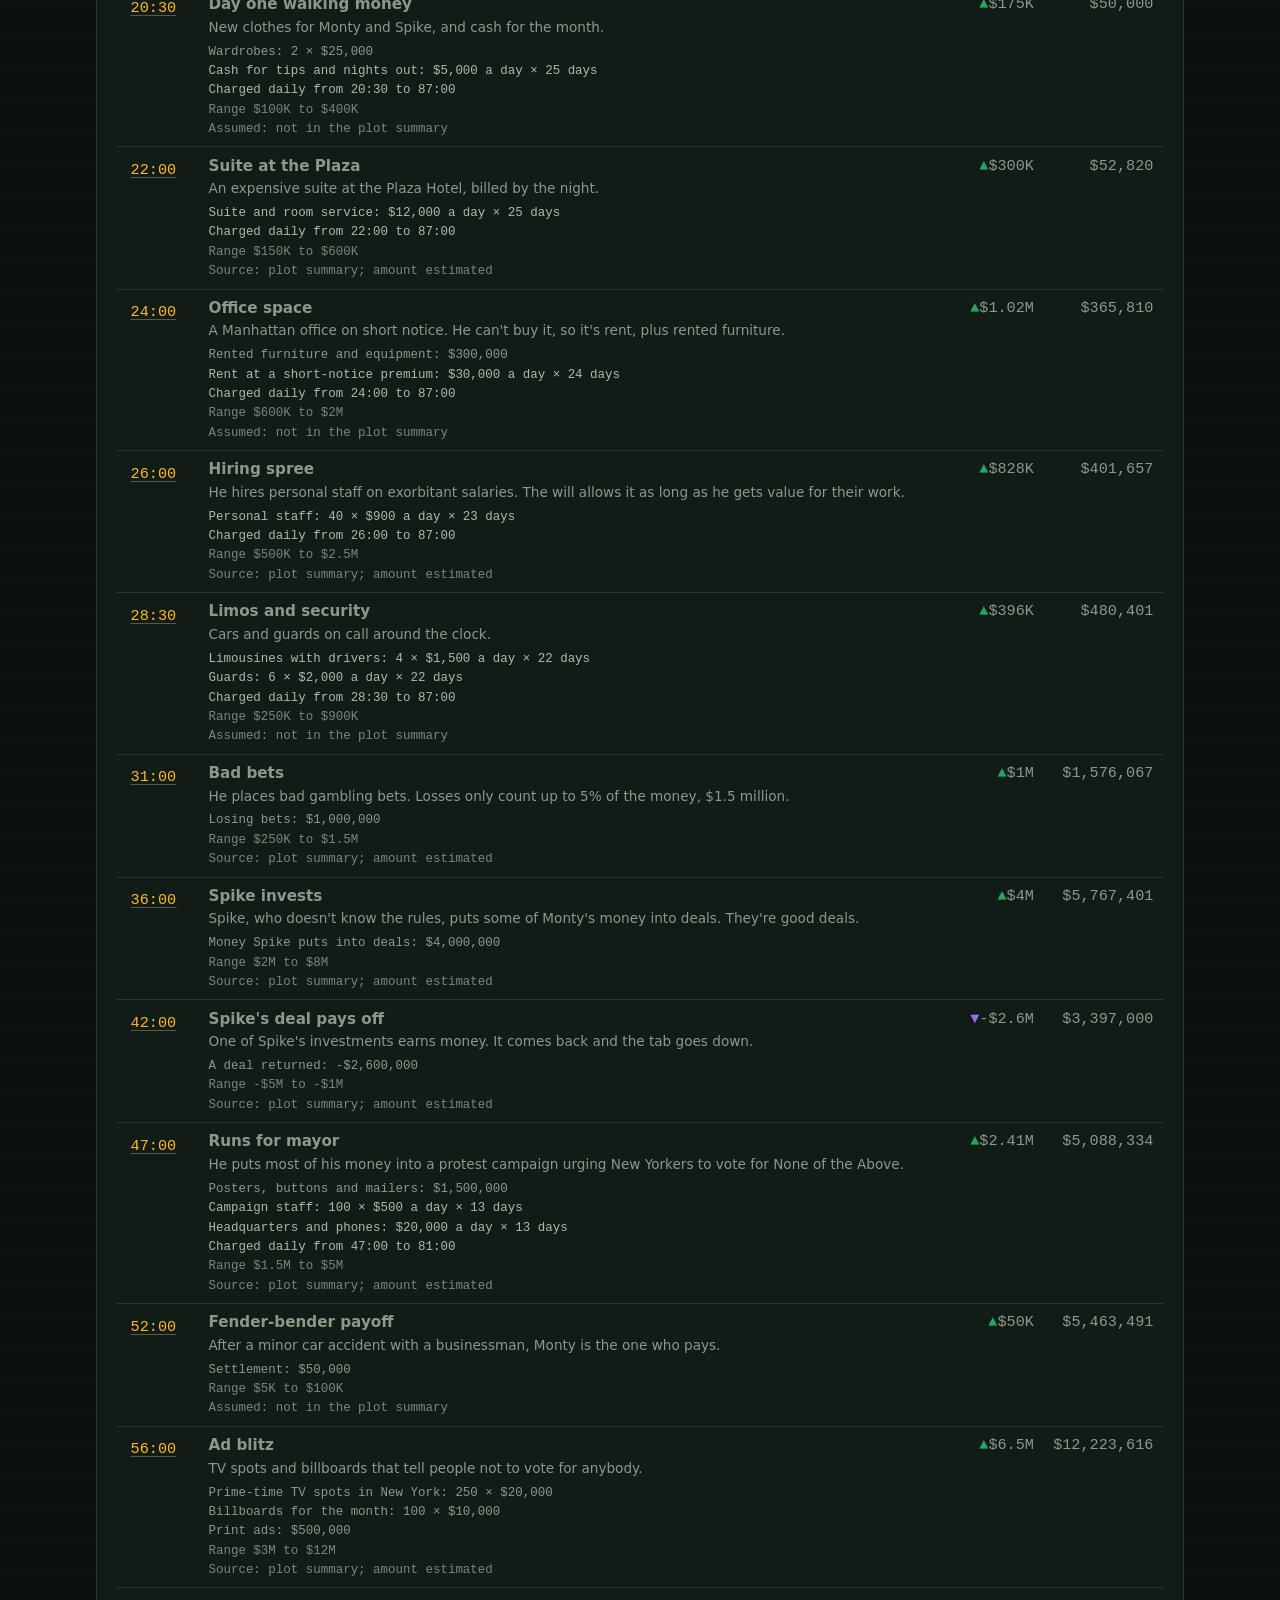
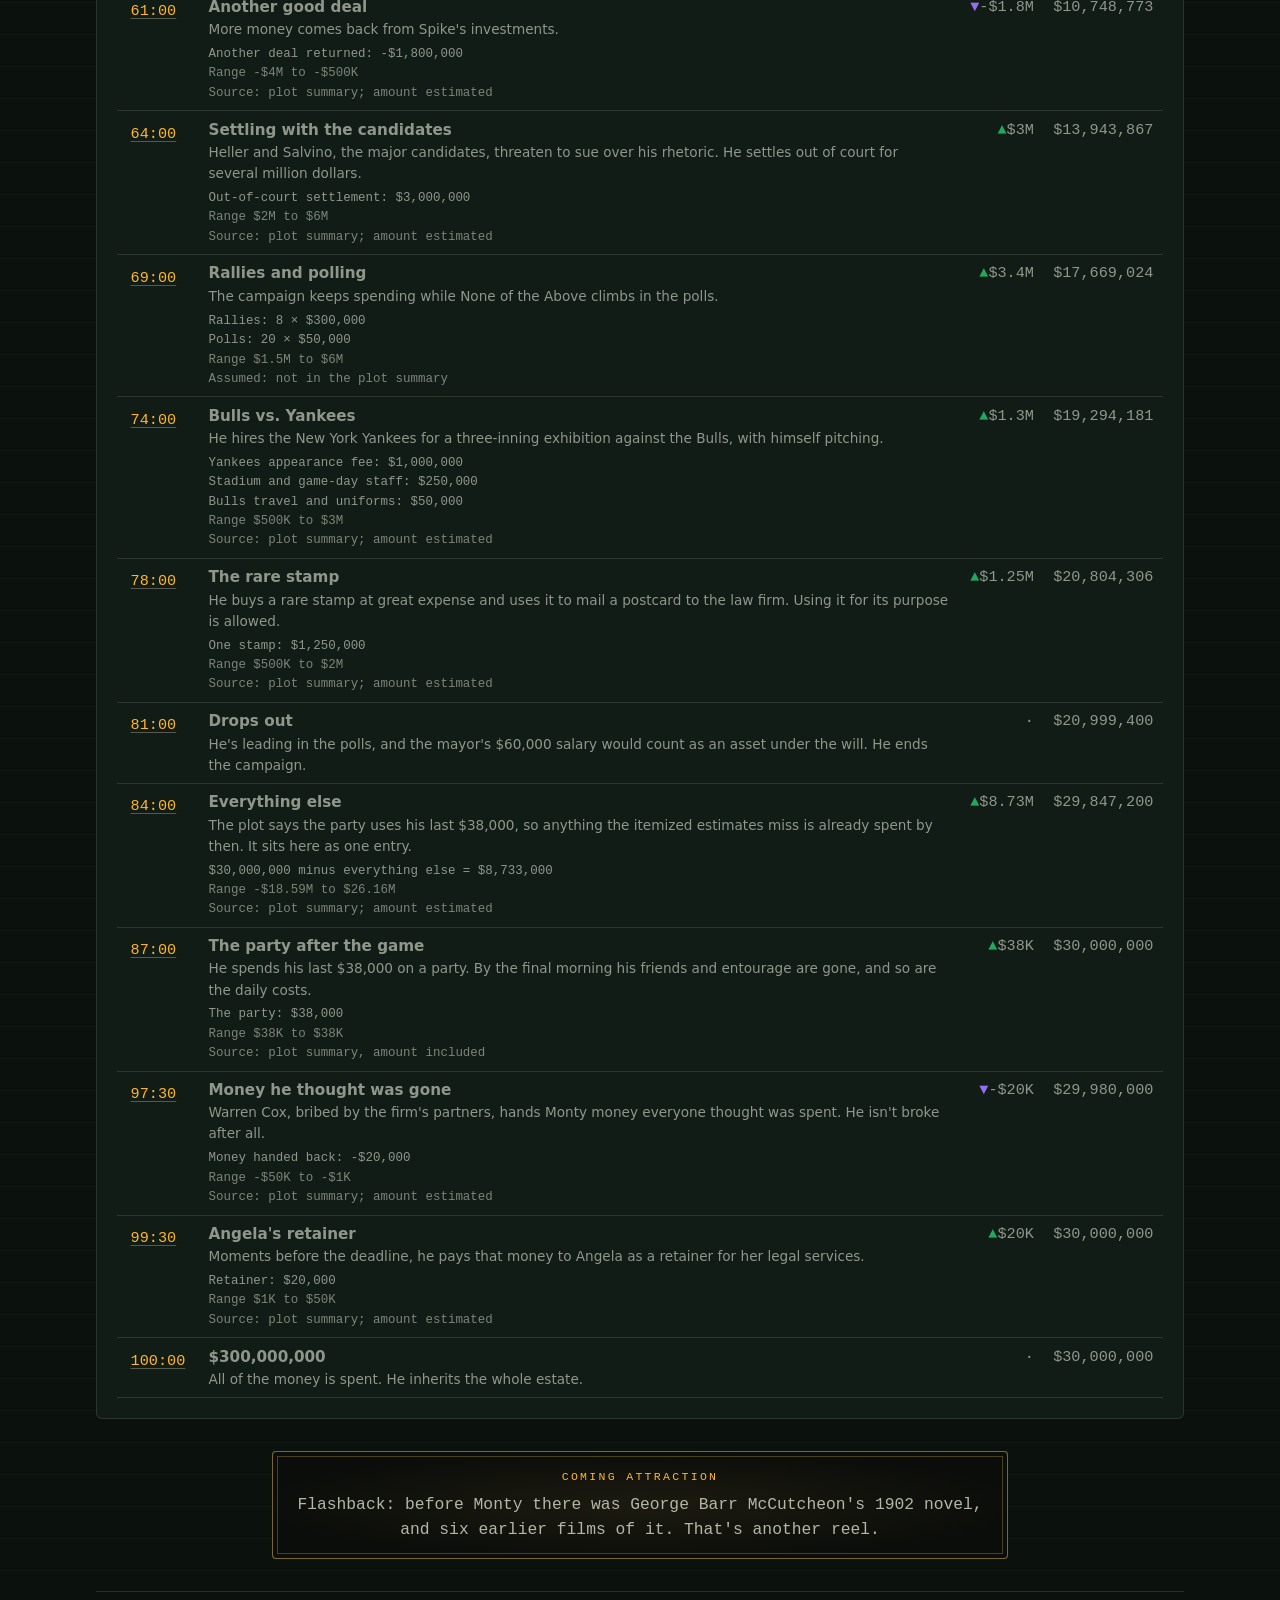
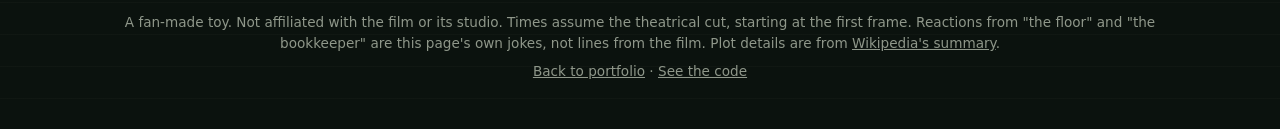
<file: site/brewster/index.html>
<!doctype html>
<html lang="en">
<head>
  <meta charset="utf-8">
  <meta name="viewport" content="width=device-width, initial-scale=1">
  <meta name="description" content="Pick a timestamp in Brewster's Millions (1985) and see how much of the $30 million Monty Brewster has spent so far.">
  <meta name="color-scheme" content="dark">
  <meta name="darkreader-lock">
  <meta name="theme-color" content="#0b120e">
  <meta http-equiv="Content-Security-Policy" content="default-src 'none'; script-src 'self'; style-src 'self'; img-src 'self'; font-src 'self'; connect-src 'self'; base-uri 'none'; form-action 'none'">
  <meta property="og:type" content="website">
  <meta property="og:title" content="Brewster's Tab">
  <meta property="og:description" content="How much had Monty blown by minute 54? A running tab for Brewster's Millions.">
  <meta property="og:url" content="https://djaykurtz.github.io/brewster/">
  <link rel="canonical" href="https://djaykurtz.github.io/brewster/">
  <link rel="icon" href="./mark.svg" type="image/svg+xml">
  <link rel="stylesheet" href="./styles.css?v=20261116k">
  <title>Brewster's Tab</title>
  <script type="module" src="./js/app.js?v=20261116k"></script>
</head>
<body>
  <header class="topbar">
    <a class="back" href="/something-informative/"><span aria-hidden="true">&larr;</span> Something Informative</a>
    <span class="tag">Unofficial &middot; draft estimates</span>
  </header>

  <main class="page">
    <section class="masthead" aria-labelledby="title">
      <h1 id="title" class="poster"><span class="script">Brewster's</span> <span class="chrome">Tab</span></h1>
      <p class="kicker">Brewster's Millions &middot; 1985 &middot; $30,000,000 in 30 days! &ndash; A thought exercise and analysis.</p>
    </section>

    <noscript><p class="draft">Brewster's Tab needs JavaScript to run the numbers.</p></noscript>

    <section class="console" aria-label="Pick a timestamp">
      <form id="timeForm" class="clock" autocomplete="off">
        <label class="clock-label" for="minutes">Timestamp</label>
        <div class="clock-fields">
          <input id="minutes" name="minutes" type="number" inputmode="numeric" min="0" max="102" value="0" aria-label="Minutes">
          <span class="colon" aria-hidden="true">:</span>
          <input id="seconds" name="seconds" type="number" inputmode="numeric" min="0" max="59" value="0" aria-label="Seconds">
        </div>
        <div class="clock-actions">
          <button id="play" type="button" class="btn" aria-pressed="false">&#9654; Roll film</button>
          <select id="speed" aria-label="Playback speed">
            <option value="30">30&times;</option>
            <option value="120" selected>120&times;</option>
            <option value="480">480&times;</option>
          </select>
        </div>
      </form>

      <div class="meter" aria-live="polite">
        <p class="meter-label">Spent so far</p>
        <p id="total" class="led">$0</p>
        <div class="bar" aria-hidden="true"><span id="barFill"></span></div>
        <dl class="stats">
          <div><dt>Left to spend</dt><dd id="remaining">$30,000,000</dd></div>
          <div><dt>Of the $30M</dt><dd id="percent">0%</dd></div>
          <div><dt>Running costs</dt><dd id="rate">None yet</dd></div>
        </dl>
      </div>

      <div class="scrub">
        <input id="slider" type="range" min="0" max="6120" step="1" value="0" aria-label="Film timeline">
        <div id="sliderMarks" class="scrub-marks" aria-hidden="true"></div>
        <div class="scrub-ends" aria-hidden="true"><span>0:00</span><span id="runtimeLabel">102:00</span></div>
      </div>
    </section>

    <div class="tape" aria-hidden="true">
      <div id="tapeStatus" class="tape-status"></div>
      <div id="tapeWindow" class="tape-window"><div id="tape" class="tape-track"></div></div>
    </div>
    <div id="toast" class="toast" role="status" aria-live="polite" hidden></div>


    <details class="fold" id="fold-chart" open>
      <summary class="fold-bar"><h2 id="chartTitle">The tab over the film</h2><span class="cufflink" aria-hidden="true"><span>$</span></span></summary>
      <div class="fold-body">
        <ul class="legend">
        <li><span class="key key-spend" aria-hidden="true">&#9650;</span>Spend</li>
        <li><span class="key key-windfall" aria-hidden="true">&#9660;</span>Accidental profit</li>
        <li><span class="key key-milestone" aria-hidden="true">&#9675;</span>Story beat</li>
        </ul>
        <div class="chart-wrap">
        <svg id="chart" role="img" aria-label="Running total spent across the film's runtime"></svg>
        <div id="tooltip" class="tooltip" hidden></div>
        </div>
        <p class="chart-note">Click or drag on the chart to jump. Money coming back makes the line dip.</p>
      </div>
    </details>

    <section id="latest" class="latest" aria-live="polite" aria-label="Latest ledger entry"></section>

    <details class="fold" id="rules" open>
      <summary class="fold-bar"><h2 id="rulesTitle" class="caps">The rules of the game</h2><span class="cufflink" aria-hidden="true"><span>$</span></span></summary>
      <div class="fold-body rules-layout">
        <div class="rules-text">
        <p class="method-lede">The will's terms are short, and each one closes off an easy way to spend. Here they are, paraphrased from the film's plot summary. Try planning the month yourself, then open <a href="#tricky">How it gets tricky</a> further down.</p>
        <ol class="rule-list">
        <li>Spend $30 million in 30 days.</li>
        <li>Own nothing at the end that wasn't already his.</li>
        <li>Get value for the services of anyone he hires.</li>
        <li>Don't damage or destroy anything valuable he buys.</li>
        <li>Give up to 5% to charity and lose up to 5% gambling, $1.5 million each. Give none of it away otherwise.</li>
        <li>Tell no one about the challenge.</li>
        <li>Or take $1 million up front and walk away.</li>
        </ol>
        </div>
        <figure class="still">
          <div class="still-frame">
            <img src="./img/laugh.jpg" srcset="./img/laugh-430.jpg 430w, ./img/laugh.jpg 860w" sizes="(max-width: 720px) 80vw, 340px" width="860" height="778" loading="lazy" decoding="async" alt="Film still: great-uncle Rupert Horn in a pale bucket hat, laughing with his mouth wide open.">
          </div>
          <figcaption>Great-uncle Rupert Horn, the rich eccentric who wrote the rules</figcaption>
        </figure>
      </div>
    </details>

    <details class="fold" id="method" open>
      <summary class="fold-bar"><span class="fold-kicker">Show your work</span><h2 id="methodTitle">How the numbers work</h2><span class="cufflink" aria-hidden="true"><span>$</span></span></summary>
      <div class="fold-body">
        <p id="draftNote" class="draft" hidden></p>
        <p class="method-lede">Every amount is a small model: a quantity times a unit price in 1985 dollars, with a low and a high guess.</p>
        <dl class="tiles">
        <div class="tile"><dt>Itemized estimates</dt><dd data-stat="spent"></dd><p data-stat="spentNote"></p></div>
        <div class="tile"><dt>Came back</dt><dd data-stat="cameBack"></dd><p data-stat="cameBackNote"></p></div>
        <div class="tile tile-plug"><dt>Unitemized</dt><dd data-stat="plug"></dd><p data-stat="plugNote"></p></div>
        <div class="tile"><dt>Backed by the plot</dt><dd data-stat="stated"></dd><p data-stat="statedNote"></p></div>
        </dl>
        <ol class="steps">
        <li><h3>Start from the will</h3><p>The tab must end at exactly $30 million, with nothing left to own.</p></li>
        <li><h3>Price what's on screen</h3><p>Each spend is a formula in the ledger, like 40 staff at $900 a day for 28 days. Unit prices are unsourced guesses for 1985.</p></li>
        <li><h3>Charge running costs daily</h3><p>Wages, rent, the suite and the cars accrue from when they start until the deadline, one story day per 2.6 minutes of film.</p></li>
        <li><h3>Subtract money that comes back</h3><p>Deals that pay off by accident go in as negative amounts, so the line dips.</p></li>
        <li><h3>Keep the gap in one entry</h3><p>The <span data-stat="plugInline"></span> the estimates can't explain sits in one entry, marked as a plug.</p></li>
        <li><h3>Check against the dialogue</h3><p>A script lines events up with a subtitle file, so prices said aloud can replace guesses.</p></li>
        </ol>
      </div>
    </details>

    <details class="fold" id="fold-waterfall" open>
      <summary class="fold-bar"><h2 id="waterfallTitle">Where the $30 million went</h2><span class="cufflink" aria-hidden="true"><span>$</span></span></summary>
      <div class="fold-body">
        <ul class="legend">
        <li><span class="swatch swatch-spend" aria-hidden="true"></span>Spent</li>
        <li><span class="swatch swatch-windfall" aria-hidden="true"></span>Came back</li>
        <li><span class="swatch swatch-plug" aria-hidden="true"></span>Plug</li>
        </ul>
        <div class="chart-wrap"><svg id="waterfall" role="img" aria-label="Waterfall of spending by category, ending at $30 million"></svg><div class="tooltip" hidden></div></div>
        <p class="chart-note">Each bar starts where the one above it ends. The bar that runs backwards is money that came back.</p>
      </div>
    </details>

    <details class="fold" id="fold-ranges" open>
      <summary class="fold-bar"><h2 id="rangeTitle">How sure is each number?</h2><span class="cufflink" aria-hidden="true"><span>$</span></span></summary>
      <div class="fold-body">
        <ul class="legend">
        <li><span class="key key-dot" aria-hidden="true">&#9679;</span>Estimate</li>
        <li><span class="swatch swatch-range" aria-hidden="true"></span>Low to high guess</li>
        </ul>
        <div class="chart-wrap"><svg id="ranges" role="img" aria-label="Estimate and plausible range for each entry, widest range first"></svg><div class="tooltip" hidden></div></div>
        <p class="chart-note" id="rangeNote">Widest spread at the top.</p>
        <p class="callout" id="plugCallout"></p>
      </div>
    </details>

    <details class="fold" id="tricky">
      <summary class="fold-bar"><h2 id="trickyTitle">How it gets tricky with examples…</h2><span class="cufflink" aria-hidden="true"><span>$</span></span></summary>
      <div class="fold-body">
        <div class="gotchas">
        <article class="gotcha">
        <h4>Buying things backfires</h4>
        <p>Anything he buys is still his on day 30, and selling it brings money back. So the money has to go on things that disappear: rent, wages, services, meals and events.</p>
        <p class="in-tab">In the tab: almost every entry is a rental, a wage, a service or an event.</p>
        </article>
        <article class="gotcha">
        <h4>Paying ahead counts as owning</h4>
        <p>Pay a year's rent up front and he's holding eleven months of prepaid rent, which an accountant would list as an asset. Deposits and refundable tickets have the same problem.</p>
        <p class="in-tab">In the tab: running costs are charged by the day, not up front.</p>
        </article>
        <article class="gotcha">
        <h4>Losing on purpose is hard</h4>
        <p>Gambling losses stop counting at $1.5 million, and every win adds to the pile. Long-shot investments look like a way out, but spread enough of them and one comes in. If ten long shots each have a 1-in-10 chance of paying off, the chance that at least one does is about 65%.</p>
        <p class="in-tab">In the tab: $1M of bad bets, under the $1.5M cap.</p>
        </article>
        <article class="gotcha">
        <h4>Help makes it worse</h4>
        <p>Spike doesn't know the rules, so he does what a good friend would: he invests Monty's money well. Every good deal puts cash back in Monty's hands.</p>
        <p class="in-tab">In the tab: Spike's deals bring back <span data-stat="spikeBack"></span>.</p>
        </article>
        <article class="gotcha">
        <h4>The money earns money</h4>
        <p>Thirty million dollars in a bank account earns interest while it waits. At 8% a year, an assumption for 1985, that's about $6,600 a day and roughly $197,000 over the month, which also has to go.</p>
        <p class="in-tab">In the tab: not modelled. It would add to the plug too.</p>
        </article>
        <article class="gotcha">
        <h4>A million a day</h4>
        <p>Thirty million in thirty days is $1 million a day, $41,667 an hour, or $11.57 a second, through every night he sleeps. Few purchases move money that fast, so a handful of big items carry most of the load.</p>
        <p class="in-tab">In the tab: running costs peak at <span data-stat="peakRate"></span> a day.</p>
        </article>
        <article class="gotcha">
        <h4>Why not just buy ads?</h4>
        <p>Airtime is used up the moment it airs, so ads look like the perfect loophole, and the film agrees: Monty throws most of his money at the campaign. Three things push back. There are only so many prime-time slots in 30 days. Since 1971, stations have had to sell candidates airtime at their lowest rate before an election, so he can't overpay. And the will says he has to get value for the services he pays for.</p>
        <p class="in-tab">In the tab: <span data-stat="adBlitz"></span> of ads inside a campaign of <span data-stat="campaign"></span>.</p>
        </article>
        <article class="gotcha">
        <h4>Midnight means paid</h4>
        <p>A bill that hasn't been paid by the deadline is cash still sitting in his account. On the last day, every payment has to clear before the clock runs out.</p>
        <p class="in-tab">In the tab: the last <span data-stat="lastPayment"></span> goes out at <span data-stat="lastPaymentTime"></span>.</p>
        </article>
        <article class="gotcha">
        <h4>A paycheck is an asset</h4>
        <p>Winning the mayor's race would pay $60,000 a year, and a salary he's owed counts as an asset under the will. Being popular becomes a problem.</p>
        <p class="in-tab">In the tab: he quits the race at 81:00 while leading.</p>
        </article>
        <article class="gotcha">
        <h4>Walking away is a bet too</h4>
        <p>The wimp clause pays $1 million for certain. Going for $300 million is worse on paper only if his chance of pulling it off is below 1 in 300.</p>
        <p class="in-tab">In the tab: he goes for it at 17:30.</p>
        </article>
        </div>
      </div>
    </details>

    <details class="fold" id="fold-ledger" open>
      <summary class="fold-bar"><h2 id="ledgerTitle">The ledger</h2><span class="cufflink" aria-hidden="true"><span>$</span></span></summary>
      <div class="fold-body">
        <div class="table-wrap">
        <table class="ledger">
        <thead><tr><th scope="col">Time</th><th scope="col">Entry</th><th scope="col" class="num">Amount</th><th scope="col" class="num">Running tab</th></tr></thead>
        <tbody id="ledgerRows"></tbody>
        </table>
        </div>
      </div>
    </details>

    <aside class="flashback" aria-label="Coming attraction">
      <p class="flashback-kicker">Coming attraction</p>
      <p class="flashback-line">Flashback: before Monty there was George Barr McCutcheon's 1902 novel, and six earlier films of it. That's another reel.</p>
    </aside>

    <footer class="foot">
      <p>A fan-made toy. Not affiliated with the film or its studio. Times assume the theatrical cut, starting at the first frame. Reactions from "the floor" and "the bookkeeper" are this page's own jokes, not lines from the film. Plot details are from <a href="https://en.wikipedia.org/wiki/Brewster%27s_Millions_(1985_film)">Wikipedia's summary</a>.</p>
      <p><a href="/">Back to portfolio</a> &middot; <a href="https://github.com/djaykurtz/djaykurtz.github.io/tree/main/site/brewster">See the code</a></p>
    </footer>
  </main>
</body>
</html>
</file>
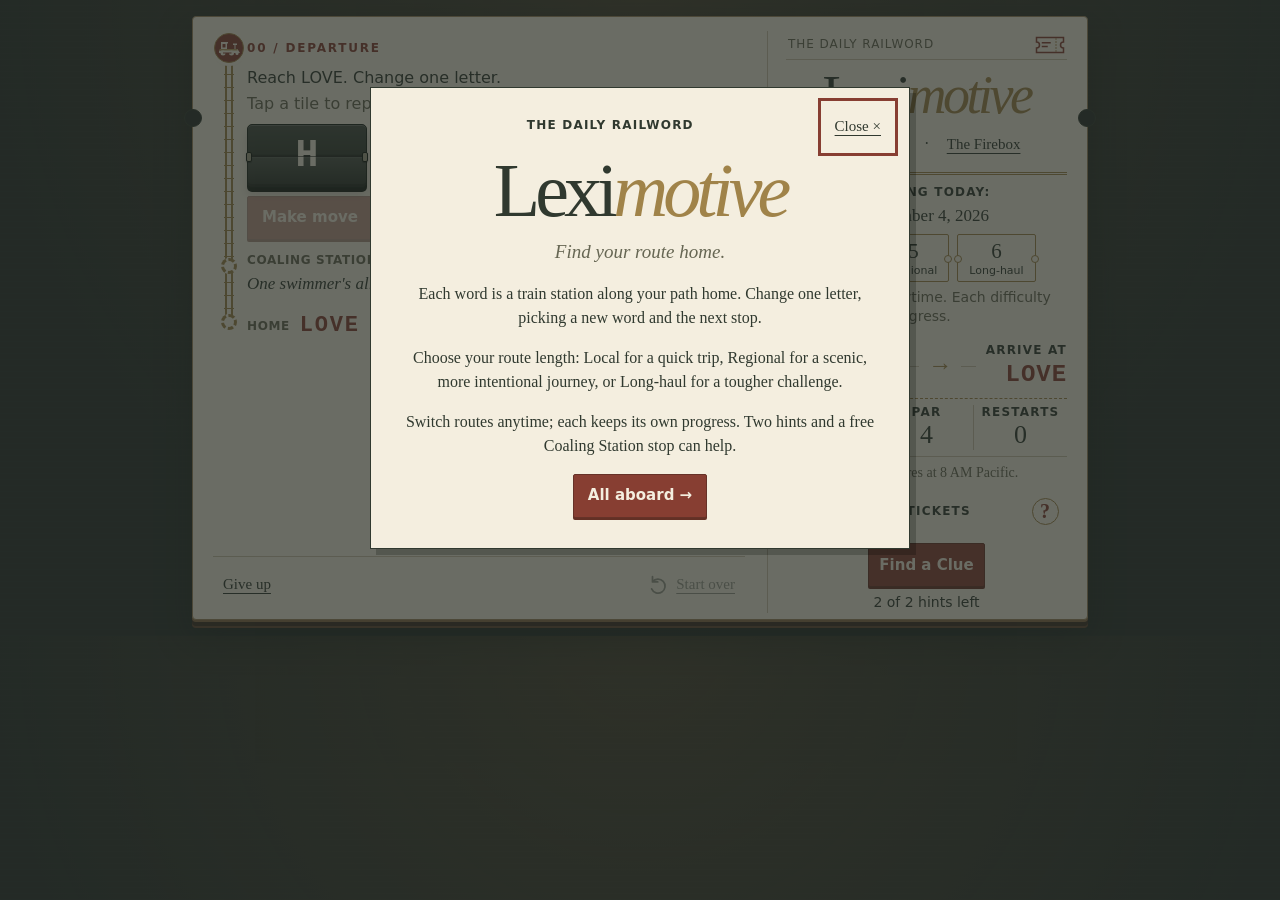
<file: site/leximotive/index.html>
<!doctype html>
<html lang="en">
<head>
  <meta charset="utf-8">
  <meta name="viewport" content="width=device-width, initial-scale=1, viewport-fit=cover">
  <meta name="theme-color" content="#252d29">
  <meta name="darkreader-lock">
  <meta name="description" content="A daily word railway. Travel from word to word, change one letter at each stop, and try to make par.">
  <title>Leximotive &mdash; The Daily Railword</title>
  <link rel="icon" href="./mark.svg" type="image/svg+xml">
  <link rel="stylesheet" href="./styles.css">
  <script type="module">
    import("./js/app.js").catch(error => {
      const message = document.getElementById("message");
      message.textContent = `The railway could not start: ${error.message}. Reload to try again.`;
      message.classList.add("error");
      document.querySelectorAll("[data-length]").forEach(button => { button.disabled = true; });
      const retry = document.getElementById("retry");
      retry.hidden = false;
      retry.textContent = "Reload the railway";
      retry.onclick = () => location.reload();
    });
  </script>
</head>
<body>
  <div class="page">
    <main>
      <noscript><p class="notice">Leximotive needs JavaScript enabled to play. It runs entirely in your browser.</p></noscript>
      <div id="dayNotice" class="notice" hidden>New departures are ready. <button id="newDay" type="button">Open today's puzzles</button></div>
      <div id="storageWarning" class="notice" hidden><p id="storageNotice" role="status"></p><button id="recoverSave" type="button" hidden>Replace invalid save</button></div>
      <section class="game-ticket" aria-label="Daily word game">
        <div class="station-desk">
          <header class="masthead">
            <div class="topline"><span>THE DAILY RAILWORD</span><span class="ticket-icon" aria-hidden="true"></span></div>
            <h1><button id="openWelcome" class="brand-button" type="button" title="Open the welcome screen" aria-label="Leximotive, open the welcome screen">Lexi<span>motive</span></button></h1>
            <nav class="utility" aria-label="Information">
              <button type="button" data-dialog="rulesDialog">How to play</button>
              <span aria-hidden="true">&middot;</span>
              <button type="button" data-dialog="buildDialog">The Firebox</button>
            </nav>
          </header>

          <div class="daily-heading">
            <div><span class="eyebrow">LEAVING TODAY:</span><p id="dateLabel">Preparing today's departures...</p></div>
            <div class="mode-picker" role="group" aria-label="Choose your route length">
              <button type="button" data-length="4" aria-pressed="true" aria-label="Local journey, 4-letter words" title="Local journey: four-letter words">4<span>Local</span></button>
              <button type="button" data-length="5" aria-pressed="false" aria-label="Regional journey, 5-letter words" title="Regional journey: five-letter words">5<span>Regional</span></button>
              <button type="button" data-length="6" aria-pressed="false" aria-label="Long-haul journey, 6-letter words" title="Long-haul journey: six-letter words">6<span>Long-haul</span></button>
            </div>
          </div>
          <p id="ticketStatus" class="ticket-status" role="status" title="Choose a different length whenever you like. Accepted moves, hints and restarts stay with their route.">Switch routes anytime. Each difficulty keeps its own progress.</p>

          <div class="journey">
            <div><span class="eyebrow">DEPART FROM</span><strong id="startWord">----</strong></div>
            <span class="route-line" aria-hidden="true"><span>&rarr;</span></span>
            <div class="destination"><span class="eyebrow">ARRIVE AT</span><strong id="goalWord">----</strong></div>
          </div>
          <div class="score-strip" aria-label="Journey statistics">
            <div><span class="eyebrow">MOVES</span><strong id="moveCount" aria-describedby="moveDetail">0</strong><span id="moveDetail" class="visually-hidden">Accepted transforms</span><span id="coalCredit" class="move-detail" hidden>-1 coal</span></div>
            <div title="The minimum transforms to reach home, before the Coaling Station discount."><span class="eyebrow">PAR</span><strong id="parCount">&ndash;</strong></div>
            <div><span class="eyebrow">RESTARTS</span><strong id="restartCount">0</strong></div>
          </div>
          <p class="departure-note">New departures at 8 AM Pacific.</p>
        </div>

        <div class="play-layout">
          <section class="board-section" aria-label="Your word journey">
            <div class="board-heading"><span class="eyebrow">YOUR LINE OF TRAVEL</span></div>
            <div id="routeMap" class="route-map">
              <svg id="trackLines" class="track-lines" aria-hidden="true"><path id="trackRailPath" class="track-rail" fill="none"/><path id="trackBedPath" class="track-bed" fill="none"/><path id="trackTiesPath" class="track-ties" fill="none"/></svg>
              <span id="train" class="route-train" aria-hidden="true" hidden><img src="./locomotive.svg" alt=""></span>
              <ol id="history" class="station-list" aria-label="Previously visited word stations"></ol>
              <div id="currentStation" class="current-station" aria-current="step">
                <div class="station-heading"><span class="station-node" aria-hidden="true"></span><span id="currentStopLabel" class="station-sign">BOARDING</span></div>
                <div class="station-platform">
                  <p id="boardInstruction" class="move-instruction">Preparing your current word...</p>
                  <p id="message" class="message" role="status" aria-live="polite">Setting the letters in place...</p>
                  <form id="moveForm" autocomplete="off" novalidate>
                    <div id="board" class="board" aria-label="Select a letter to replace"></div>
                    <p id="preview" class="preview" hidden></p>
                    <div class="move-controls">
                      <button id="makeMove" class="primary" type="submit" disabled>Make move <span aria-hidden="true">&rarr;</span></button>
                      <button id="cancelEdit" class="quiet" type="button" disabled>Cancel</button>
                      <details id="letterHelp" class="context-help">
                        <summary aria-label="Explain letter markings" title="Letter markings and editing help">?</summary>
                        <div class="help-card">
                          <div id="tileKey" class="legend" aria-label="Letter markings">
                            <span><i class="exact-key" aria-hidden="true"></i>Solid line: correct position</span>
                            <span><i class="elsewhere-key" aria-hidden="true"></i>Dots: different position</span>
                            <span><i class="absent-key" aria-hidden="true"></i>Unmarked: no match</span>
                          </div>
                          <p id="boardNote" class="board-note">Marks compare letters with home, not route distance. Underlined letters can still change.</p>
                          <p>Tap a tile, type one letter, then confirm. Typing only previews a move.</p>
                        </div>
                      </details>
                    </div>
                  </form>
                  <button id="retry" class="quiet" type="button" hidden>Try loading again</button>
                </div>
              </div>
              <div id="coalStation" class="destination-station coal-station" hidden>
                <span class="station-node" aria-hidden="true"></span>
                <div><span class="station-sign" title="Optional: solve the clue and land on its word for one free transform.">COALING STATION &middot; FREE STOP</span><p id="coalClue" class="coal-clue" aria-describedby="coalStatus"></p><p id="coalStatus" class="visually-hidden"></p></div>
              </div>
              <div id="destinationStation" class="destination-station" hidden>
                <span class="station-node" aria-hidden="true"></span>
                <div><span class="station-sign">HOME</span><strong id="destinationWord"></strong></div>
              </div>
            </div>
          </section>

        </div>
        <aside class="letter-rack" aria-label="Optional waypoint tickets">
          <div class="rack-heading"><span class="ticket-icon" aria-hidden="true"></span><span class="eyebrow">LOST TICKETS</span><details id="hintHelp" class="context-help"><summary aria-label="Explain ticket clues" title="Finding and using ticket clues">?</summary><div class="help-card"><p id="trackNote">Look for a discarded ticket. The readable letters point to an unvisited word on a shortest route home.</p><p>Most letters survive the oil smudge. Work out the destination and how to get there. Pocketed tickets can be reread for free; restarting does not refill hints.</p></div></details></div>
          <div id="trackLetters" class="track-letters" aria-live="polite"></div>
          <button id="requestHint" class="primary hint-button" type="button" disabled>Find a Clue</button>
          <p id="hintCount" class="hint-count">2 of 2 hints left</p>
        </aside>

        <div class="game-footer" aria-describedby="lineLabel"><span id="lineLabel" class="visually-hidden">THE FIRST TIMETABLE</span><button id="giveUp" class="quiet" type="button" disabled>Give up</button><div id="winPanel" class="results-bar" hidden><button id="viewResults" class="primary" type="button">Results &amp; route</button></div><button id="startOver" class="quiet restart-button" type="button" disabled title="Restart only this route after making a move. Other difficulties keep their progress."><svg class="rewind-icon" viewBox="0 0 24 24" aria-hidden="true" fill="none" stroke="currentColor" stroke-width="2" stroke-linecap="round" stroke-linejoin="round"><path d="M4 9a8 8 0 1 1-1 8M4 3v6h6"/></svg>Start over</button></div>
      </section>
    </main>

  </div>

  <dialog id="rulesDialog" aria-labelledby="rulesTitle">
    <button class="dialog-close quiet" type="button" data-close>Close &times;</button>
    <span class="eyebrow">THE RULES OF THE RAILWAY</span><h2 id="rulesTitle">One letter. One stop.</h2>
    <p>Travel from the starting word to the visible target. Every move replaces <strong>exactly one letter</strong>, and the result must be in this game's word list.</p>
    <p>Tap a tile, type one A&ndash;Z letter, then press <strong>Enter</strong> or <strong>Make move</strong>. Typing only previews the change. Cancel or select another tile to discard it.</p>
    <p>Choose Local (4 letters), Regional (5), or Long-haul (6). <strong>Switch difficulty whenever you like.</strong> Each route keeps its own progress, hints and restart count, so you can come back later. Accepted moves and successful hints save that route; invalid attempts and typing spend nothing. Start over resets only the current route after an accepted transform.</p>
    <p>Four- and five-letter starts have no correct-position matches with home; six-letter starts have at most one. Matches in other positions are still possible.</p>
    <p><strong>Par</strong> is the fewest transforms to reach home without a bonus. Invalid attempts are free. Revisits count as moves. The optional <strong>Coaling Station</strong> has a clue instead of a revealed word: land on its word to deduct that landing move once. You may skip it. Counted moves and total transforms are shown separately.</p>
    <p>Your route stays on the board: each accepted word becomes a station. The engine travels to your new stop, and the changed letter flips into place. Returning to an earlier word adds another stop, not a shortcut through your history.</p>
    <p><strong>Green with a solid underline</strong> means the letter matches the destination in that position. <strong>Gold with a dotted underline</strong> means it matches in another position. An unmarked dark tile has no remaining match. These marks describe the last accepted word, not an unconfirmed preview or graph distance. Underlined letters are not locked and may need to change again.</p>
    <p>You have <strong>two ticket hints per route each day</strong>. A smudged destination reveals most letters of an unfamiliar, unvisited stop on a shortest route from your current word to home. It is a waypoint, not a list of moves. Routes favour fresh stops and familiar vocabulary; necessary backtracking is explained. Pocket a ticket and reopen it without spending another hint.</p>
    <p>Restarting or switching away and back never refills that route's used hints or claimed Coaling Station credit. The free landing is available <strong>once per route each day</strong>; if you have not claimed it, it remains available after a restart. Local, Regional and Long-haul progress are saved separately in this browser; refreshing isn't a restart. New departures arrive worldwide at <strong>8 AM Pacific</strong>, with daylight saving handled automatically. A journey in progress is not discarded at rollover.</p>
    <p><strong>Give up</strong> finishes only the current route for the day, even with no moves. After confirmation, the closing screen explains your moves and reveals a minimum route. You cannot make more moves, request hints, or restart that route today, but <strong>the other difficulties remain available</strong>. A new day brings new routes.</p>
    <p>The demo timetable has 182 preselected days, with one Local, Regional, and Long-haul choice each day: 546 puzzles altogether. It covers October 6, 2026 through April 5, 2027, then repeats. Point scoring is being refined; this edition focuses on moves, par, free stops, and hint usage.</p>
  </dialog>
  <dialog id="buildDialog" aria-labelledby="buildTitle">
    <button class="dialog-close quiet" type="button" data-close>Close &times;</button>
    <span class="eyebrow">Engineering the Engine</span><h2 id="buildTitle">The Firebox</h2>
    <!--
      The timetable's base64 encoding deters casual spoilers; it is not a security boundary.
      Progress is browser-local. There is no account service, analytics, or remote game API.
    -->
    <p>The first version was a Python tool for exploring word ladders. In the browser game, the route engine also checks each puzzle's par and chooses words for clue tickets.</p>
    <h3>Finding the shortest route</h3>
    <p>Words are connected when they differ in one position. A breadth-first search from the destination finds the fewest changes needed from every reachable word. The game can reuse those distances after each move instead of searching again from the player's new word. Counting matching letters cannot establish par because a legal route may need to change a letter that already matches the target.</p>
    <h3>Choosing the word list</h3>
    <p>A common-word-only list removes useful connections. An unrestricted dictionary can send a route through archaic or obscure words. The game uses SCOWL's standard American-English spelling list, with a small set of exclusions. Moves, clues and par all use this accepted list. Frequency estimates help choose between equally short routes; they do not make a word legal.</p>
    <h3>Checking the daily puzzles</h3>
    <p>A Python tool prepares 182 days of puzzles, with three word lengths each day. All 546 puzzles are checked against the game dictionary for their minimum move count and a Coaling Station word on at least one shortest route. Generating puzzles during play would require those same checks on each device. Preparing the bank offline allows the whole schedule to be verified before release. It repeats after six months.</p>
    <h3>Keeping calculations off the main thread</h3>
    <p>Route calculations run in a web worker. Running them on the main browser thread could delay typing and animation while the word network is being searched. The game is otherwise static HTML, CSS and JavaScript, so GitHub Pages can host it without a separate solver service. A hosted solver would add network calls during play and another service to maintain.</p>
    <h3>Partial words for clues</h3>
    <p>A clue ticket reveals most of an unvisited word on a shortest route. One letter is missing in four- and five-letter puzzles, two in six-letter puzzles. Giving the full route would solve the puzzle; a single-letter instruction gives little context for planning ahead. A partial word gives the player a destination to work toward while leaving the moves to them.</p>
    <h3>Credits</h3>
    <p>The starting concept came from playing <a href="https://poople.io/" target="_blank" rel="noopener noreferrer">Poople</a>, a one-letter-at-a-time word puzzle.</p>
    <p>Game vocabulary uses Kevin Atkinson's <a href="https://wordlist.aspell.net/" target="_blank" rel="noopener noreferrer">English Speller Database / SCOWL</a>, American English, standard size 60, release <code>2026.02.25</code>, with the game filters described above. Copyright 2000&ndash;2026 Kevin Atkinson. <a href="./data/LICENSE-scowl.txt">Word-list permission notice</a>.</p>
    <p>Puzzle preparation and bundled word-frequency ranks use <a href="https://github.com/hermitdave/FrequencyWords" target="_blank" rel="noopener noreferrer">Hermit Dave's FrequencyWords</a> / OpenSubtitles2018, revision <code>072bbed</code>, <a href="https://creativecommons.org/licenses/by-sa/4.0/" target="_blank" rel="noopener noreferrer">CC BY-SA 4.0</a>.</p>
  </dialog>
  <dialog id="restartDialog" aria-labelledby="restartTitle">
    <span class="eyebrow">BACK TO THE PLATFORM</span><h2 id="restartTitle">Take this journey again?</h2>
    <p>This route's track will clear and its restart count will increase by one. Its starting word, target, par, used hints and any claimed Coaling Station credit stay the same. An unclaimed free stop remains available. Other difficulties keep their progress.</p>
    <div class="dialog-actions"><button id="confirmRestart" class="primary" type="button">Start over</button><button class="quiet" type="button" data-close autofocus>Keep playing</button></div>
  </dialog>
  <dialog id="welcomeDialog" class="splash" aria-labelledby="welcomeTitle">
    <button class="dialog-close quiet" type="button" data-close>Close &times;</button>
    <span class="eyebrow">THE DAILY RAILWORD</span>
    <h2 id="welcomeTitle" class="splash-logo">Lexi<span>motive</span></h2>
    <p class="tagline">Find your route home.</p>
    <p>Each word is a train station along your path home. Change one letter, picking a new word and the next stop.</p>
    <p>Choose your route length: Local for a quick trip, Regional for a scenic, more intentional journey, or Long-haul for a tougher challenge.</p>
    <p>Switch routes anytime; each keeps its own progress. Two hints and a free Coaling Station stop can help.</p>
    <button class="primary" type="button" data-close>All aboard &rarr;</button>
  </dialog>
  <dialog id="hintDialog" class="hint-dialog" aria-labelledby="hintTitle">
    <button id="closeHint" class="dialog-close quiet" type="button">Close &times;</button>
    <span class="eyebrow">LEFT BEHIND ON THE PLATFORM</span>
    <h2 id="hintTitle">Someone else's ticket.</h2>
    <div id="foundTicket" class="found-ticket">
      <span class="eyebrow">ONE WAY / AN EARLIER DEPARTURE</span>
      <span class="ticket-stamp" aria-hidden="true">STAMPED</span>
      <span class="eyebrow">DESTINATION</span>
      <strong id="hintDestination" class="smudged-destination" role="img"></strong>
      <span class="ticket-smallprint">USED TICKET / NOT VALID FOR TRAVEL</span>
    </div>
    <p id="hintDirection"></p>
    <button id="pocketHint" class="primary" type="button">Pocket ticket &darr;</button>
  </dialog>
  <dialog id="resultsDialog" class="splash" aria-labelledby="winTitle">
    <button class="dialog-close quiet" type="button" data-close>Close &times;</button>
    <p class="splash-logo results-logo" aria-hidden="true">Lexi<span>motive</span></p>
    <span id="resultStatus" class="eyebrow">DESTINATION REACHED</span>
    <h2 id="winTitle">You Made it Home!</h2>
    <p id="winSummary"></p>
    <h3 id="solutionTitle">An optimal route</h3>
    <ol id="solution" aria-label="An optimal route from departure to home"></ol>
    <p id="solutionNote" role="status"></p>
    <button id="retrySolution" class="quiet" type="button" hidden>Retry route</button>
    <button class="primary" type="button" data-close>Back to the track</button>
  </dialog>
  <dialog id="giveUpDialog" aria-labelledby="giveUpTitle">
    <span class="eyebrow">END OF THE LINE</span><h2 id="giveUpTitle">Finish this journey?</h2>
    <p>This reveals an optimal route and ends your attempts on this route for today. You won't be able to restart it, but you can still play the other difficulties.</p>
    <div class="dialog-actions"><button id="confirmGiveUp" class="primary" type="button">Give up &amp; reveal</button><button class="quiet" type="button" data-close autofocus>Keep playing</button></div>
  </dialog>
  <dialog id="recoveryDialog" aria-labelledby="recoveryTitle">
    <span class="eyebrow">REPAIR THE TICKET</span><h2 id="recoveryTitle">Replace this invalid save?</h2>
    <p>The invalid save will be replaced with the valid route currently on screen. Other routes are kept when their saved records can be read. If no route has started, only the invalid record is cleared. This does not spend a move or count as a restart.</p>
    <div class="dialog-actions"><button id="confirmRecovery" class="primary" type="button">Replace invalid save</button><button class="quiet" type="button" data-close autofocus>Keep in memory</button></div>
  </dialog>
</body>
</html>
</file>
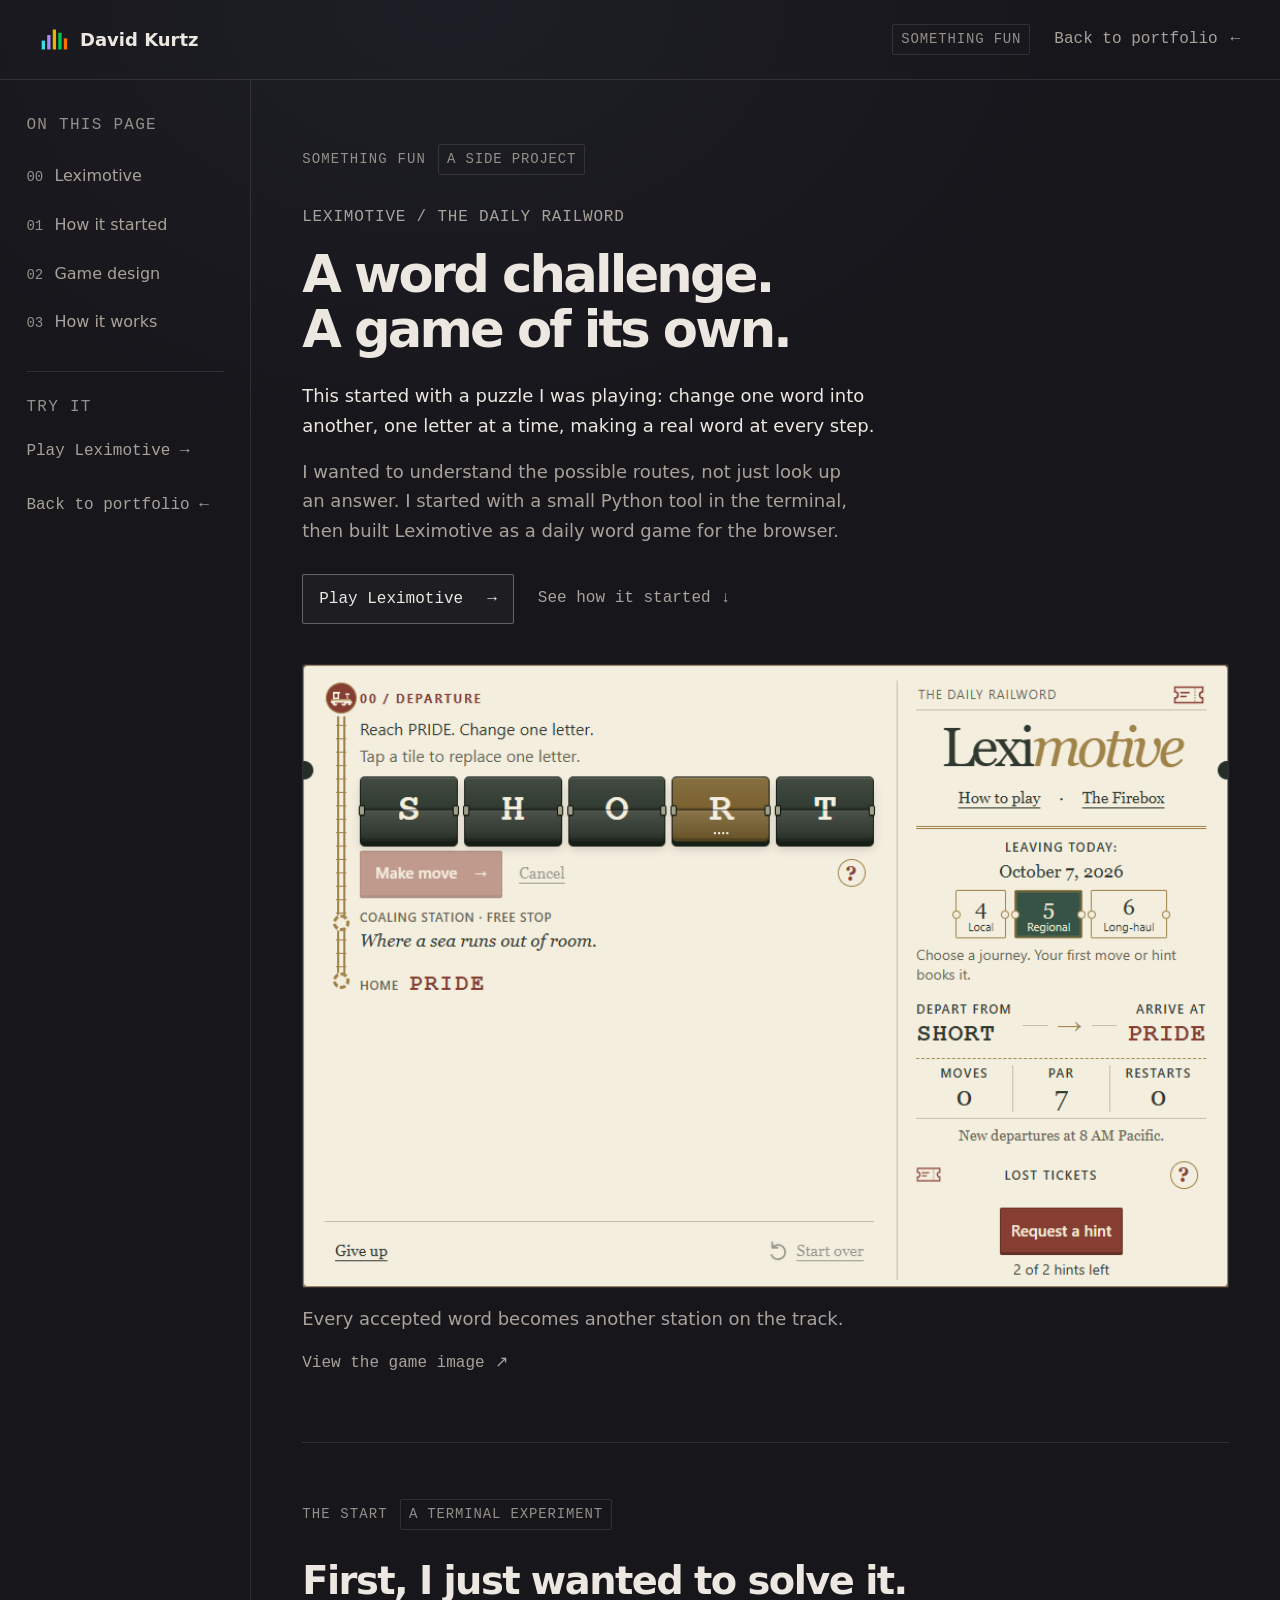
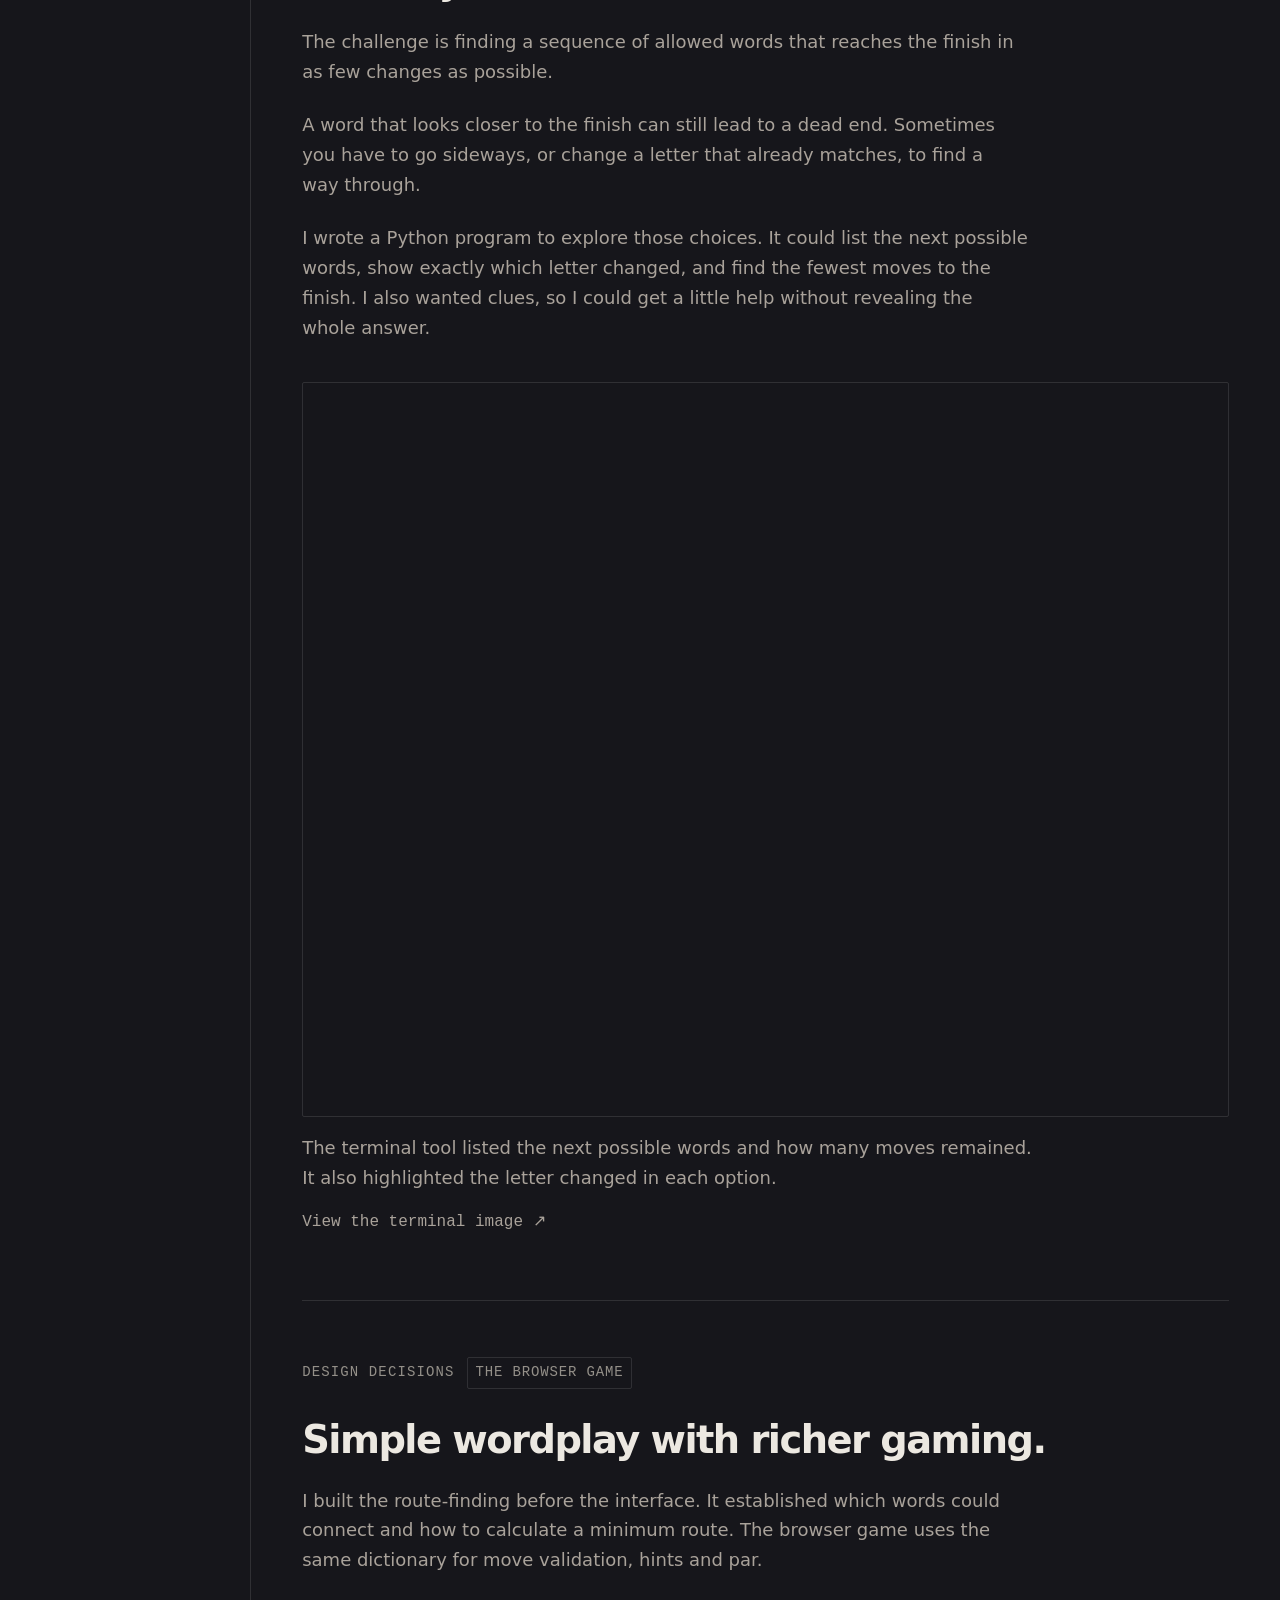
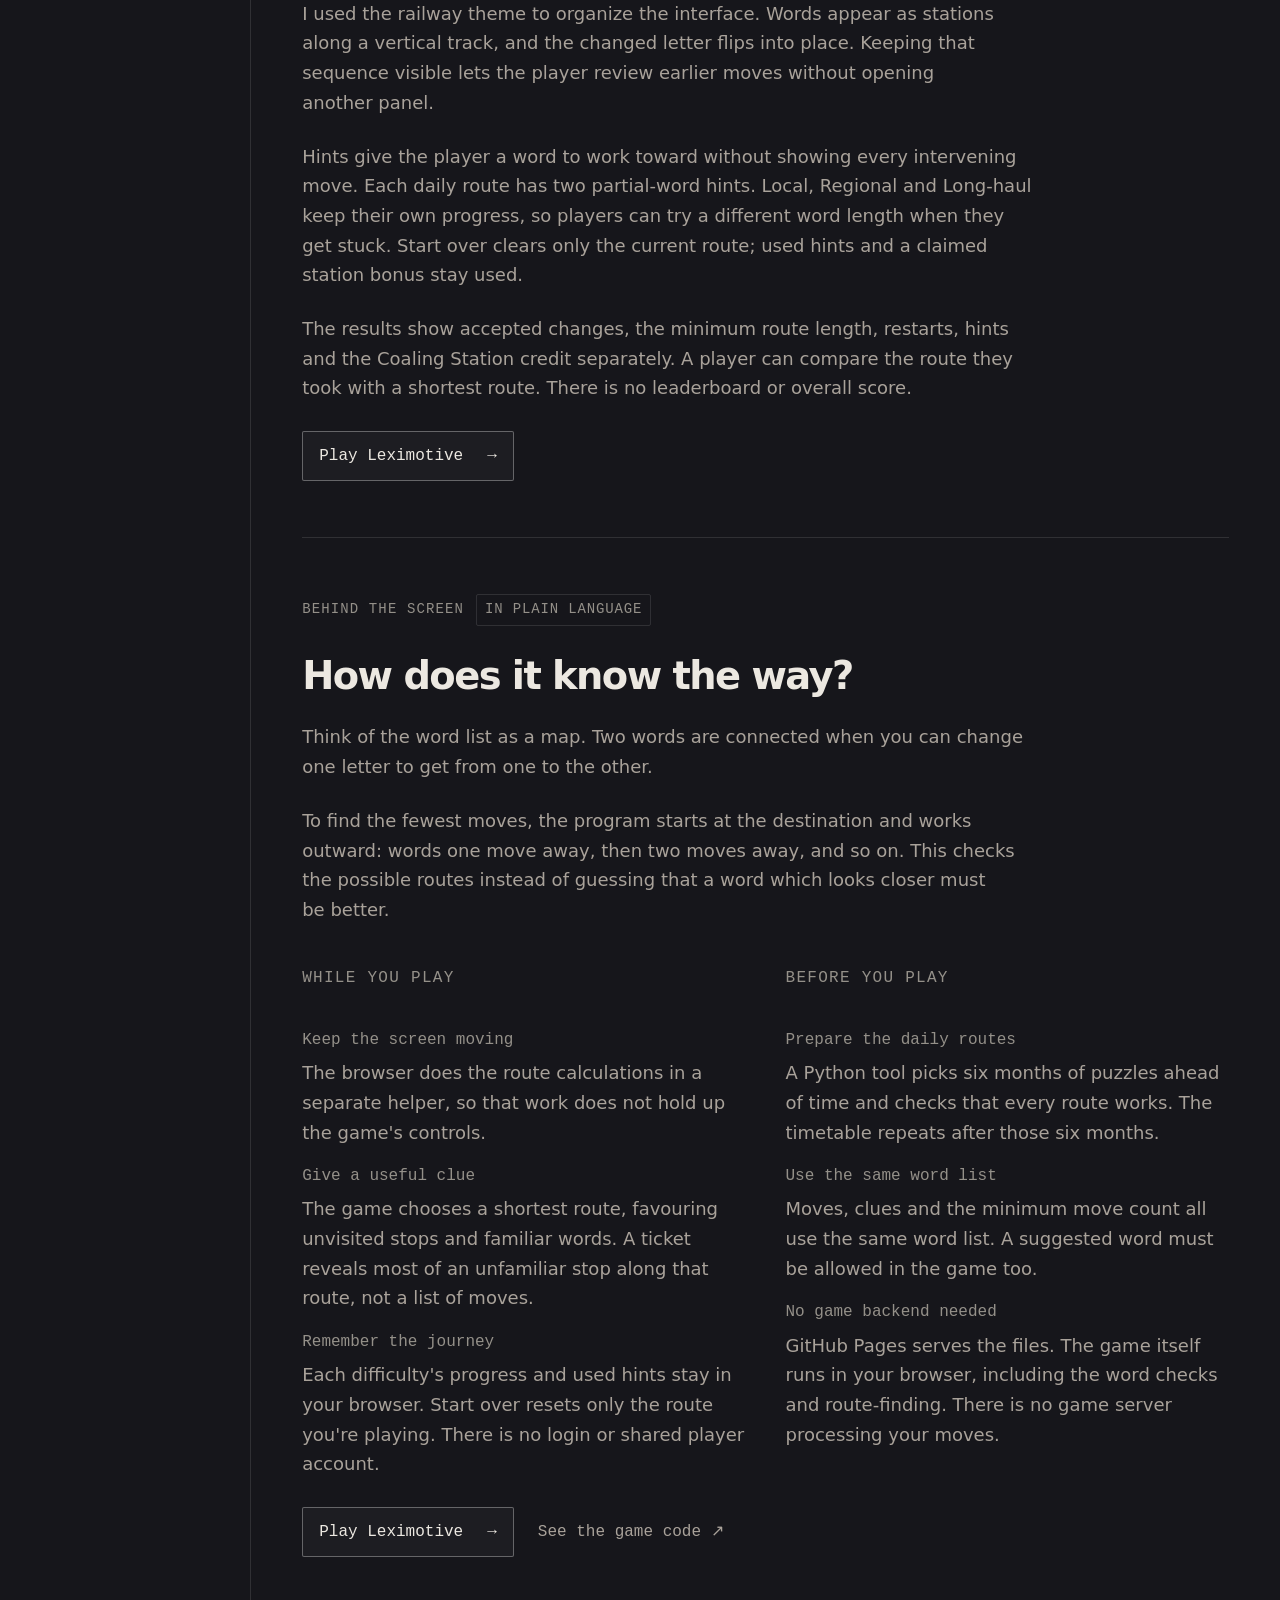
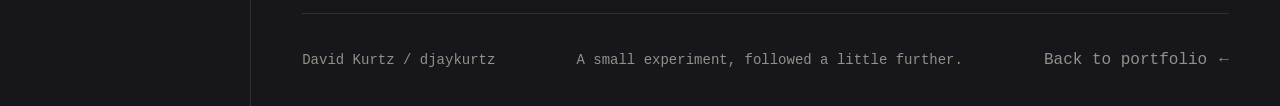
<file: site/something-fun/index.html>
<!doctype html>
<html lang="en">
  <head>
    <meta charset="utf-8">
    <meta name="viewport" content="width=device-width, initial-scale=1">
    <meta name="description" content="A word-puzzle solver that grew into Leximotive, a daily game. Play it and see how it works, explained in plain language.">
    <meta name="color-scheme" content="dark">
    <meta name="darkreader-lock">
    <meta name="theme-color" content="#16161b">
    <meta http-equiv="Content-Security-Policy" content="default-src 'none'; style-src 'self'; img-src 'self'; base-uri 'none'; form-action 'none'">
    <meta property="og:type" content="website">
    <meta property="og:title" content="Something Fun | David Kurtz">
    <meta property="og:description" content="How a small word-puzzle experiment became Leximotive, a daily game you can play in your browser.">
    <meta property="og:url" content="https://djaykurtz.github.io/something-fun/">
    <meta property="og:image" content="https://djaykurtz.github.io/assets/leximotive-game.png">
    <meta property="og:image:alt" content="Leximotive's railway-themed word game, with letter tiles, a destination and lost-ticket hints.">
    <link rel="canonical" href="https://djaykurtz.github.io/something-fun/">
    <link rel="icon" href="../favicon.svg" type="image/svg+xml">
    <link rel="stylesheet" href="../styles.css">
    <title>Something Fun | David Kurtz</title>
  </head>
  <body>
    <a class="skip-link" href="#main">Skip to content</a>
    <header class="site-header">
      <a class="identity" href="/" aria-label="David Kurtz, back to portfolio">
        <svg class="identity-mark" viewBox="4 4 26 24" aria-hidden="true" focusable="false"><path d="M7 25V17" stroke="#35e0e8" stroke-width="3"/><path d="M12 25V12" stroke="#a78bfa" stroke-width="3"/><path d="M17 25V7" stroke="#edb200" stroke-width="3"/><path d="M22 25V10" stroke="#00c758" stroke-width="3"/><path d="M27 25V15" stroke="#fe6e00" stroke-width="3"/></svg>
        <span>David Kurtz</span>
      </a>
      <div class="header-meta">
        <span class="chip">Something Fun</span>
        <a href="/">Back to portfolio <span aria-hidden="true">&larr;</span></a>
      </div>
    </header>

    <div class="portfolio-shell">
      <nav class="movement-rail" aria-label="Something Fun navigation">
        <p class="cap">On this page</p>
        <ol class="rail-list">
          <li><a href="#top"><span class="rail-number" aria-hidden="true">00</span><span>Leximotive</span></a></li>
          <li><a href="#the-start"><span class="rail-number" aria-hidden="true">01</span><span>How it started</span></a></li>
          <li><a href="#the-game"><span class="rail-number" aria-hidden="true">02</span><span>Game design</span></a></li>
          <li><a href="#behind-the-screen"><span class="rail-number" aria-hidden="true">03</span><span>How it works</span></a></li>
        </ol>
        <div class="rail-detour">
          <p class="cap">Try it</p>
          <a class="text-link" href="/leximotive/">Play Leximotive <span aria-hidden="true">&rarr;</span></a>
          <a class="text-link" href="/">Back to portfolio <span aria-hidden="true">&larr;</span></a>
        </div>
      </nav>

      <main id="main" class="workspace">
        <section class="hero movement" id="top" aria-labelledby="fun-title">
          <div class="movement-label"><span>Something Fun</span><span class="chip">A side project</span></div>
          <p class="hero-kicker">Leximotive / The Daily Railword</p>
          <h1 id="fun-title">A word challenge.<br>A game of its own.</h1>
          <p class="hero-intro">This started with a puzzle I was playing: change one word into another, one letter at a time, making a real word at every step.</p>
          <p class="hero-detail">I wanted to understand the possible routes, not just look up an answer. I started with a small Python tool in the terminal, then built Leximotive as a daily word game for the browser.</p>
          <div class="link-row">
            <a class="button" href="/leximotive/">Play Leximotive <span aria-hidden="true">&rarr;</span></a>
            <a class="text-link" href="#the-start">See how it started <span aria-hidden="true">&darr;</span></a>
          </div>
          <figure class="project-figure">
            <a href="/leximotive/" class="project-preview">
              <img src="../assets/leximotive-game.png" width="896" height="603" decoding="async" alt="Leximotive's railway-style game board with letter tiles, a destination word and optional hint tickets.">
            </a>
            <figcaption>Every accepted word becomes another station on the track.</figcaption>
            <p class="figure-tools"><a class="text-link" href="../assets/leximotive-game.png">View the game image <span aria-hidden="true">&nearr;</span></a></p>
          </figure>
        </section>

        <section class="project movement" id="the-start" aria-labelledby="start-title">
          <div class="movement-label"><span>The start</span><span class="chip">A terminal experiment</span></div>
          <h2 id="start-title">First, I just wanted to solve it.</h2>
          <p class="project-intro">The challenge is finding a sequence of allowed words that reaches the finish in as few changes as possible.</p>
          <p class="project-story">A word that looks closer to the finish can still lead to a dead end. Sometimes you have to go sideways, or change a letter that already matches, to find a way through.</p>
          <p class="project-story">I wrote a Python program to explore those choices. It could list the next possible words, show exactly which letter changed, and find the fewest moves to the finish. I also wanted clues, so I could get a little help without revealing the whole answer.</p>
          <figure class="project-figure">
            <a href="../assets/leximotive-terminal.png" class="project-preview">
              <img src="../assets/leximotive-terminal.png" width="1161" height="920" loading="lazy" decoding="async" alt="The original terminal solver comparing words reachable from BOLT and BOOT, showing the changed letter, remaining moves and suggested next stops.">
            </a>
            <figcaption>The terminal tool listed the next possible words and how many moves remained. It also highlighted the letter changed in each option.</figcaption>
            <p class="figure-tools"><a class="text-link" href="../assets/leximotive-terminal.png">View the terminal image <span aria-hidden="true">&nearr;</span></a></p>
          </figure>
        </section>

        <section class="project movement" id="the-game" aria-labelledby="game-title">
          <div class="movement-label"><span>Design decisions</span><span class="chip">The browser game</span></div>
          <h2 id="game-title">Simple wordplay with richer gaming.</h2>
          <p class="project-intro">I built the route-finding before the interface. It established which words could connect and how to calculate a minimum route. The browser game uses the same dictionary for move validation, hints and par.</p>
          <p class="project-story">I used the railway theme to organize the interface. Words appear as stations along a vertical track, and the changed letter flips into place. Keeping that sequence visible lets the player review earlier moves without opening another panel.</p>
          <p class="project-story">Hints give the player a word to work toward without showing every intervening move. Each daily route has two partial-word hints. Local, Regional and Long-haul keep their own progress, so players can try a different word length when they get stuck. Start over clears only the current route; used hints and a claimed station bonus stay used.</p>
          <p class="project-story">The results show accepted changes, the minimum route length, restarts, hints and the Coaling Station credit separately. A player can compare the route they took with a shortest route. There is no leaderboard or overall score.</p>
          <div class="link-row">
            <a class="button" href="/leximotive/">Play Leximotive <span aria-hidden="true">&rarr;</span></a>
          </div>
        </section>

        <section class="project movement" id="behind-the-screen" aria-labelledby="behind-title">
          <div class="movement-label"><span>Behind the screen</span><span class="chip">In plain language</span></div>
          <h2 id="behind-title">How does it know the way?</h2>
          <p class="project-intro">Think of the word list as a map. Two words are connected when you can change one letter to get from one to the other.</p>
          <p class="project-story">To find the fewest moves, the program starts at the destination and works outward: words one move away, then two moves away, and so on. This checks the possible routes instead of guessing that a word which looks closer must be better.</p>
          <div class="project-body">
            <div class="project-overview">
              <p class="cap">While you play</p>
              <dl>
                <div><dt>Keep the screen moving</dt><dd>The browser does the route calculations in a separate helper, so that work does not hold up the game's controls.</dd></div>
                <div><dt>Give a useful clue</dt><dd>The game chooses a shortest route, favouring unvisited stops and familiar words. A ticket reveals most of an unfamiliar stop along that route, not a list of moves.</dd></div>
                <div><dt>Remember the journey</dt><dd>Each difficulty's progress and used hints stay in your browser. Start over resets only the route you're playing. There is no login or shared player account.</dd></div>
              </dl>
            </div>
            <div class="project-overview">
              <p class="cap">Before you play</p>
              <dl>
                <div><dt>Prepare the daily routes</dt><dd>A Python tool picks six months of puzzles ahead of time and checks that every route works. The timetable repeats after those six months.</dd></div>
                <div><dt>Use the same word list</dt><dd>Moves, clues and the minimum move count all use the same word list. A suggested word must be allowed in the game too.</dd></div>
                <div><dt>No game backend needed</dt><dd>GitHub Pages serves the files. The game itself runs in your browser, including the word checks and route-finding. There is no game server processing your moves.</dd></div>
              </dl>
            </div>
          </div>
          <div class="link-row">
            <a class="button" href="/leximotive/">Play Leximotive <span aria-hidden="true">&rarr;</span></a>
            <a class="text-link" href="https://github.com/djaykurtz/djaykurtz.github.io/tree/main/site/leximotive">See the game code <span aria-hidden="true">&nearr;</span></a>
          </div>
        </section>
        <footer class="site-footer">
          <p>David Kurtz / djaykurtz</p>
          <p>A small experiment, followed a little further.</p>
          <a href="/">Back to portfolio <span aria-hidden="true">&larr;</span></a>
        </footer>
      </main>
    </div>
  </body>
</html>
</file>
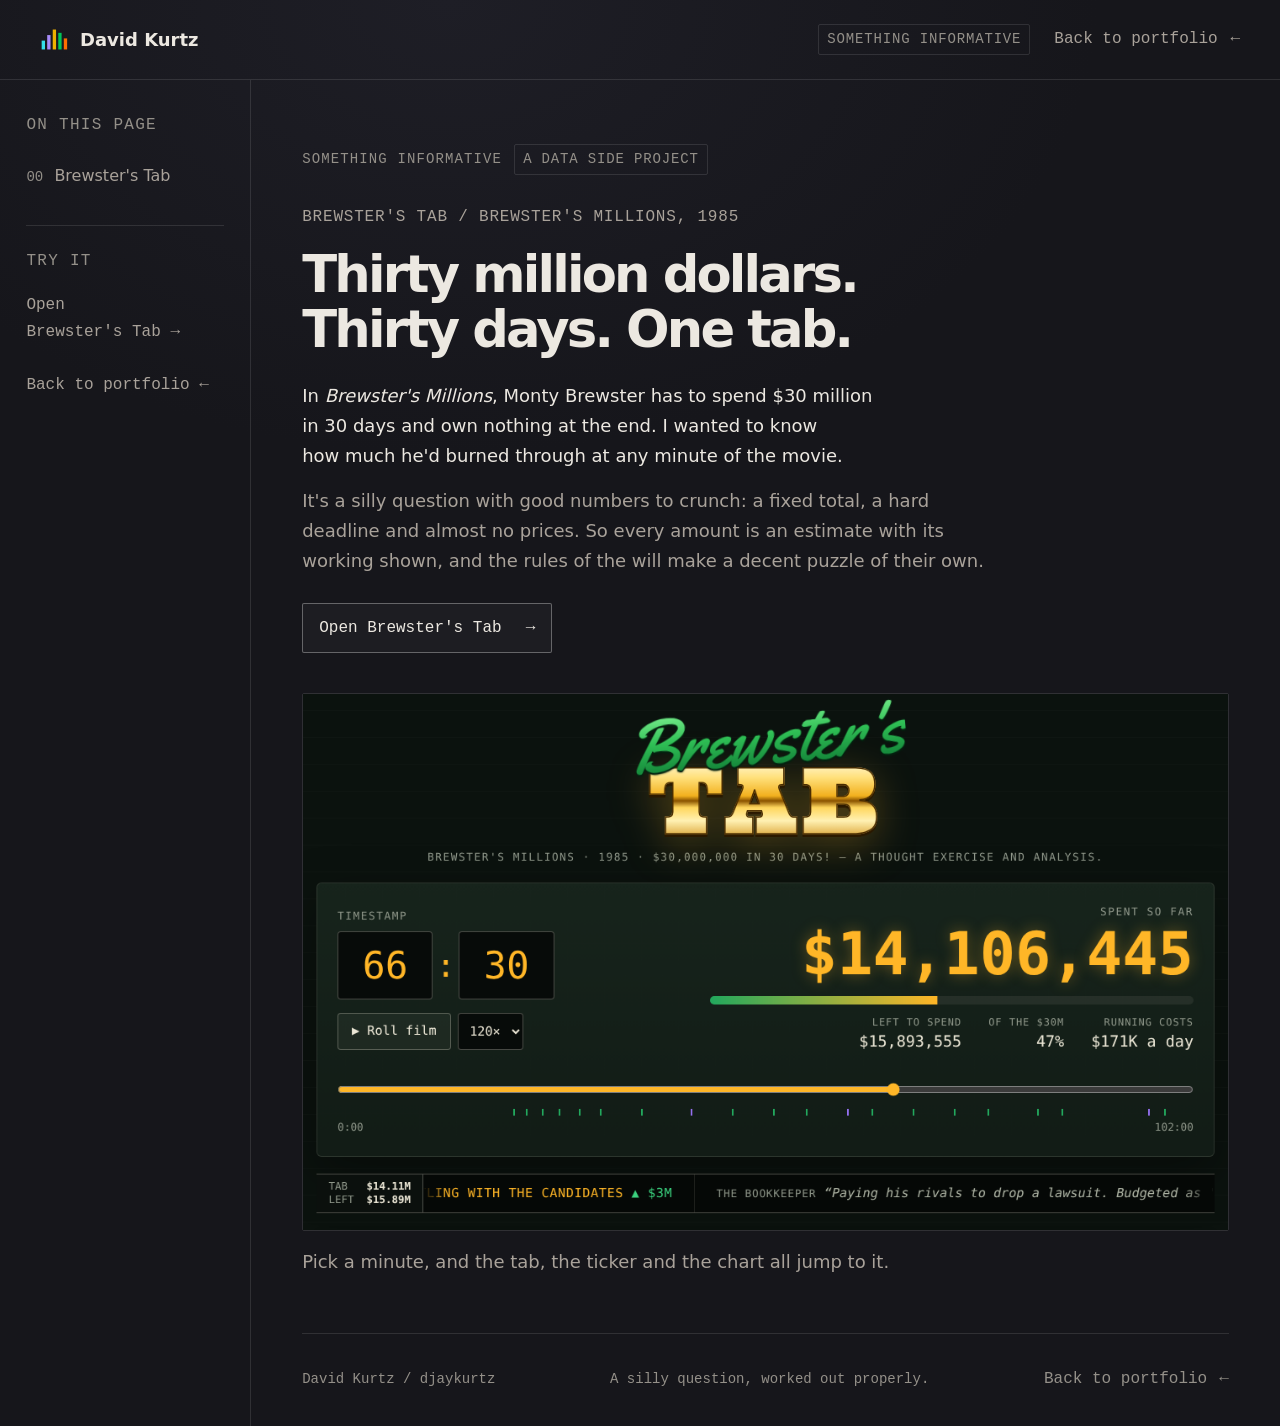
<file: site/something-informative/index.html>
<!doctype html>
<html lang="en">
  <head>
    <meta charset="utf-8">
    <meta name="viewport" content="width=device-width, initial-scale=1">
    <meta name="description" content="Brewster's Tab: how much of $30 million Monty Brewster has spent at any minute of Brewster's Millions, worked out with the estimates shown.">
    <meta name="color-scheme" content="dark">
    <meta name="darkreader-lock">
    <meta name="theme-color" content="#16161b">
    <meta http-equiv="Content-Security-Policy" content="default-src 'none'; style-src 'self'; img-src 'self'; base-uri 'none'; form-action 'none'">
    <meta property="og:type" content="website">
    <meta property="og:title" content="Something Informative | David Kurtz">
    <meta property="og:description" content="A silly question with good numbers to crunch: how much of $30 million is gone at any minute of Brewster's Millions?">
    <meta property="og:url" content="https://djaykurtz.github.io/something-informative/">
    <meta property="og:image" content="https://djaykurtz.github.io/assets/brewsters-tab.png">
    <meta property="og:image:alt" content="Brewster's Tab: a gold poster-style title over a running total of $14.1 million at 66:30 and a ticker of purchases.">
    <link rel="canonical" href="https://djaykurtz.github.io/something-informative/">
    <link rel="icon" href="../favicon.svg" type="image/svg+xml">
    <link rel="stylesheet" href="../styles.css">
    <title>Something Informative | David Kurtz</title>
  </head>
  <body>
    <a class="skip-link" href="#main">Skip to content</a>
    <header class="site-header">
      <a class="identity" href="/" aria-label="David Kurtz, back to portfolio">
        <svg class="identity-mark" viewBox="4 4 26 24" aria-hidden="true" focusable="false"><path d="M7 25V17" stroke="#35e0e8" stroke-width="3"/><path d="M12 25V12" stroke="#a78bfa" stroke-width="3"/><path d="M17 25V7" stroke="#edb200" stroke-width="3"/><path d="M22 25V10" stroke="#00c758" stroke-width="3"/><path d="M27 25V15" stroke="#fe6e00" stroke-width="3"/></svg>
        <span>David Kurtz</span>
      </a>
      <div class="header-meta">
        <span class="chip">Something Informative</span>
        <a href="/">Back to portfolio <span aria-hidden="true">&larr;</span></a>
      </div>
    </header>

    <div class="portfolio-shell">
      <nav class="movement-rail" aria-label="Something Informative navigation">
        <p class="cap">On this page</p>
        <ol class="rail-list">
          <li><a href="#top"><span class="rail-number" aria-hidden="true">00</span><span>Brewster's Tab</span></a></li>
        </ol>
        <div class="rail-detour">
          <p class="cap">Try it</p>
          <a class="text-link" href="/brewster/">Open Brewster's&nbsp;Tab&nbsp;<span aria-hidden="true">&rarr;</span></a>
          <a class="text-link" href="/">Back to portfolio <span aria-hidden="true">&larr;</span></a>
        </div>
      </nav>

      <main id="main" class="workspace">
        <section class="hero movement" id="top" aria-labelledby="info-title">
          <div class="movement-label"><span>Something Informative</span><span class="chip">A data side project</span></div>
          <p class="hero-kicker">Brewster's Tab / Brewster's Millions, 1985</p>
          <h1 id="info-title">Thirty million dollars.<br>Thirty days. One tab.</h1>
          <p class="hero-intro">In <i>Brewster's Millions</i>, Monty Brewster has to spend $30 million in 30 days and own nothing at the end. I wanted to know how much he'd burned through at any minute of the movie.</p>
          <p class="hero-detail">It's a silly question with good numbers to crunch: a fixed total, a hard deadline and almost no prices. So every amount is an estimate with its working shown, and the rules of the will make a decent puzzle of their own.</p>
          <div class="link-row">
            <a class="button" href="/brewster/">Open Brewster's Tab <span aria-hidden="true">&rarr;</span></a>
          </div>
          <figure class="project-figure">
            <a href="/brewster/" class="project-preview">
              <img src="../assets/brewsters-tab.png" width="1100" height="637" decoding="async" alt="Brewster's Tab: a gold poster-style title, a running total of $14.1 million at 66:30, and a ticker of recent purchases.">
            </a>
            <figcaption>Pick a minute, and the tab, the ticker and the chart all jump to it.</figcaption>
          </figure>
        </section>
        <footer class="site-footer">
          <p>David Kurtz / djaykurtz</p>
          <p>A silly question, worked out properly.</p>
          <a href="/">Back to portfolio <span aria-hidden="true">&larr;</span></a>
        </footer>
      </main>
    </div>
  </body>
</html>
</file>
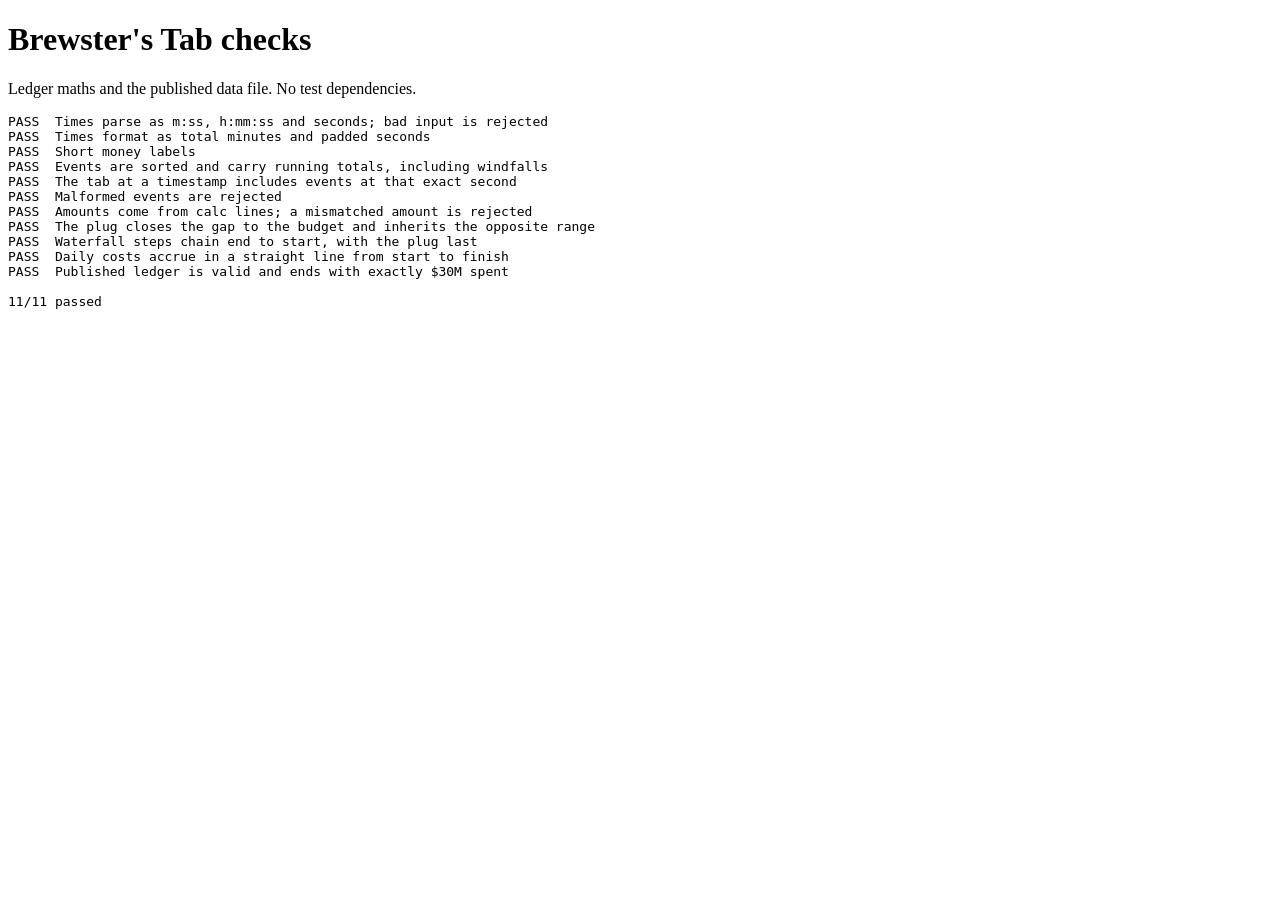
<file: site/brewster/tests/index.html>
<!doctype html>
<html lang="en">
<head><meta charset="utf-8"><meta name="viewport" content="width=device-width"><title>Brewster's Tab checks</title></head>
<body>
  <h1>Brewster's Tab checks</h1>
  <p>Ledger maths and the published data file. No test dependencies.</p>
  <pre id="results">Running...</pre>
  <script type="module" src="./tests.js"></script>
</body>
</html>
</file>
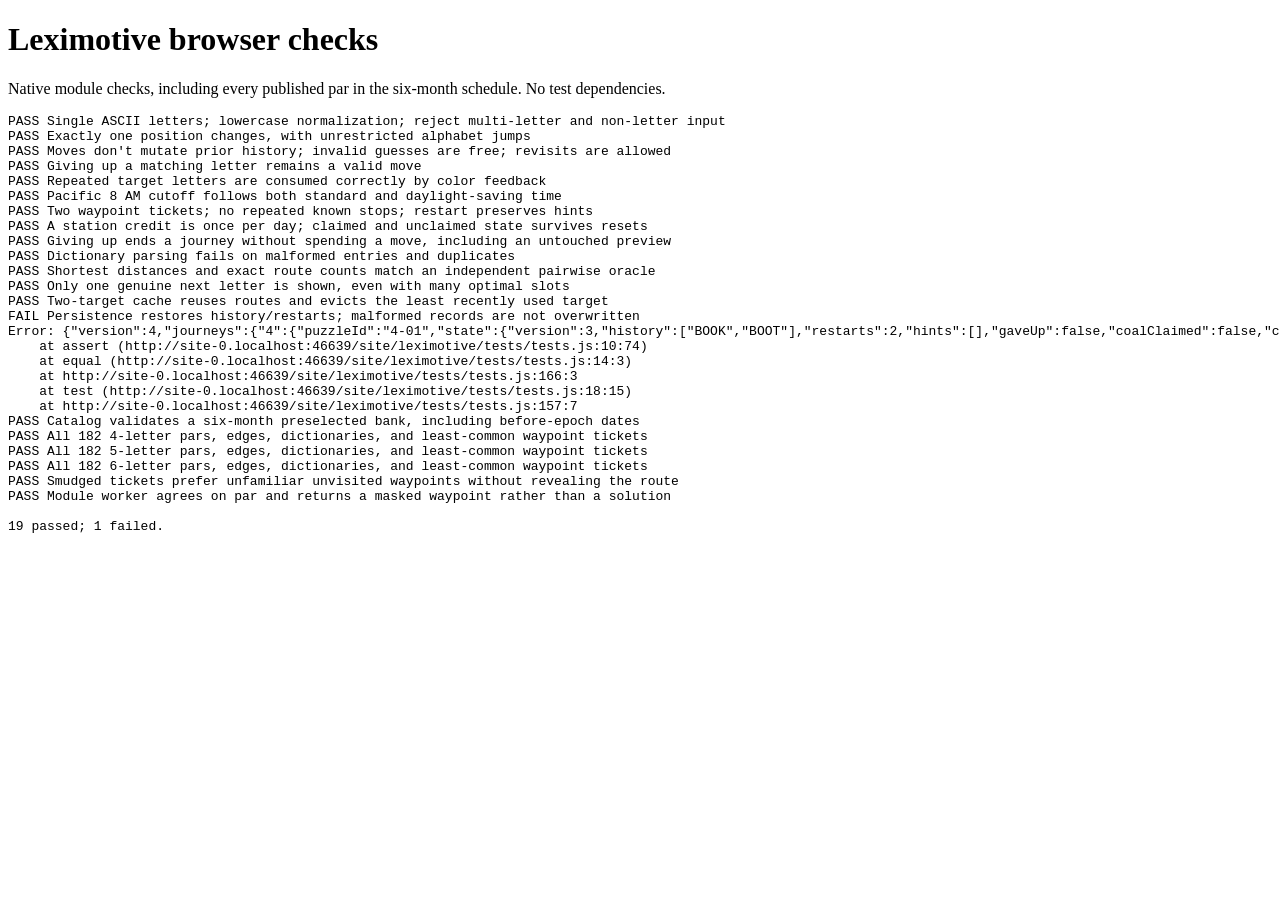
<file: site/leximotive/tests/index.html>
<!doctype html>
<html lang="en">
<head><meta charset="utf-8"><meta name="viewport" content="width=device-width"><title>Leximotive checks</title></head>
<body>
  <h1>Leximotive browser checks</h1>
  <p>Native module checks, including every published par in the six-month schedule. No test dependencies.</p>
  <pre id="results">Running...</pre>
  <script type="module" src="./tests.js"></script>
</body>
</html>
</file>
<file: site/styles.css>
:root {
  color-scheme: dark;
  --shell: #16161b;
  --panel: #1b1b21;
  --ink: #ece8e1;
  --ink-soft: #a9a29a;
  --ink-dim: #949089;
  --line: rgba(255, 255, 255, .11);
  --line-strong: rgba(255, 255, 255, .32);
  /* Connection kinds share the capstone vocabulary; they are not project or status colors. */
  --k-net: #35e0e8;
  --k-storage: #a78bfa;
  --k-control: #edb200;
  --k-orch: #00c758;
  --k-work: #fe6e00;
  --mono: ui-monospace, "Cascadia Mono", "SF Mono", Menlo, Consolas, monospace;
  --sans: ui-sans-serif, system-ui, "Segoe UI", Roboto, Helvetica, Arial, sans-serif;
  --reading: 1.125rem;
  --label: 1rem;
  --badge: .875rem;
  font-family: var(--sans);
  line-height: 1.65;
}

* { box-sizing: border-box; }
html { scroll-behavior: smooth; scroll-padding-top: 2rem; }
body { margin: 0; background: radial-gradient(1000px 700px at 35% 0, #1e1e26, transparent 65%), var(--shell); color: var(--ink); font-size: var(--reading); }
::selection { background: var(--ink); color: var(--shell); }
a { color: inherit; text-decoration: none; }
a:hover { text-decoration: underline; text-underline-offset: .25em; }
a:focus-visible, summary:focus-visible, button:focus-visible { outline: 2px solid var(--ink); outline-offset: 5px; border-radius: 2px; }
h1, h2, h3, p { margin: 0; }
p { text-wrap: pretty; }
h1, h2, h3 { line-height: 1.15; }
p + p { margin-top: 1rem; }
.skip-link { position: absolute; z-index: 5; top: 1rem; left: 1rem; padding: .8rem 1.2rem; background: var(--ink); color: var(--shell); transform: translateY(-180%); font-weight: 700; }
.skip-link:focus { transform: translateY(0); }
.site-header { display: flex; align-items: center; justify-content: space-between; gap: 2rem; min-height: 80px; padding: 1rem 2.5rem; border-bottom: 1px solid var(--line); }
.identity { display: inline-flex; align-items: center; gap: .7rem; font-size: var(--reading); font-weight: 600; }
.identity-mark { width: 1.6em; height: 1.5em; flex: none; }
.header-meta { display: flex; align-items: center; gap: 1.5rem; }
.header-meta a { display: inline-flex; align-items: center; gap: .8rem; min-height: 44px; font-family: var(--mono); font-size: var(--label); color: var(--ink-soft); }
.chip { display: inline-block; padding: .2rem .5rem; border: 1px solid var(--line); border-radius: 2px; font-family: var(--mono); font-size: var(--badge); letter-spacing: .06em; text-transform: uppercase; color: var(--ink-dim); }
.portfolio-shell { display: grid; grid-template-columns: 250px minmax(0, 1fr); max-width: 1600px; margin-inline: auto; }
.movement-rail { align-self: start; position: sticky; top: 1.25rem; max-height: calc(100svh - 2.5rem); overflow-y: auto; padding: 2rem 1rem; }
.cap { color: var(--ink-dim); font-family: var(--mono); font-size: var(--label); font-weight: 400; letter-spacing: .08em; text-transform: uppercase; }
.movement-rail > .cap { padding-inline: .65rem; }
.rail-list { margin: .85rem 0 0; padding: 0; list-style: none; }
.rail-list a { display: flex; align-items: baseline; gap: .7rem; min-height: 44px; padding: .7rem .65rem; border-radius: 2px; font-size: var(--label); color: var(--ink-soft); transition: background 160ms ease, color 160ms ease; }
.rail-list a > span:last-child { min-width: 0; }
.rail-list a:hover { color: var(--ink); background: rgba(255, 255, 255, .04); text-decoration: none; }
.rail-number { font-family: var(--mono); color: var(--ink-dim); font-size: var(--badge); flex-shrink: 0; }
.rail-detour { margin: 1.5rem .65rem 0; padding-top: 1.4rem; border-top: 1px solid var(--line); }
.rail-detour .text-link { display: block; width: fit-content; margin-top: .5rem; padding-block: .6rem; }
.rail-foot { margin: 1.5rem .65rem 0; padding-top: 1.4rem; border-top: 1px solid var(--line); }
.rail-foot p:not(.cap) { color: var(--ink-soft); font-size: var(--reading); line-height: 1.65; }
.rail-foot p.rail-note { color: var(--ink-dim); }
.workspace { min-width: 0; padding-inline: clamp(2rem, 4vw, 4rem); border-left: 1px solid var(--line); }
.movement { padding-block: 3.5rem; border-bottom: 1px solid var(--line); }
.movement-label { display: flex; align-items: center; flex-wrap: wrap; gap: .75rem; margin-bottom: 1.8rem; color: var(--ink-dim); font-family: var(--mono); font-size: var(--badge); letter-spacing: .08em; text-transform: uppercase; }
.hero { padding-top: 4rem; }
.hero-body { display: grid; grid-template-columns: minmax(0, 2fr) minmax(0, 1fr); align-items: center; gap: 3rem; }
.hero-kicker { color: var(--ink-soft); font-family: var(--mono); font-size: var(--label); letter-spacing: .05em; text-transform: uppercase; }
h1 { margin-block: 1rem 1.5rem; font-size: clamp(2.5rem, 4vw, 3.65rem); font-weight: 600; letter-spacing: -.055em; line-height: 1.08; }
/* Balanced wrap: Segoe UI sets wider than San Francisco, so these short lines wrap on Windows. */
.hero-intro { max-width: 64ch; font-size: var(--reading); line-height: 1.65; text-wrap: balance; }
.hero-detail { max-width: 64ch; color: var(--ink-soft); font-size: var(--reading); text-wrap: balance; }
.link-row { display: flex; flex-wrap: wrap; align-items: center; gap: .8rem 1.5rem; margin-top: 1.75rem; }
.button { display: inline-flex; align-items: center; justify-content: space-between; gap: 1.5rem; max-width: 100%; min-height: 44px; padding: .75rem 1rem; border: 1px solid var(--line-strong); border-radius: 2px; background: rgba(255, 255, 255, .03); font-family: var(--mono); font-size: var(--label); line-height: 1.5; transition: background 160ms ease, border-color 160ms ease; }
.button:hover { background: rgba(255, 255, 255, .07); border-color: var(--ink-soft); text-decoration: none; }
.text-link { display: inline-flex; align-items: center; gap: .65rem; max-width: 100%; min-height: 44px; color: var(--ink-soft); font-family: var(--mono); font-size: var(--label); }
.intro-note { padding: 1.6rem 0 1.6rem 1.6rem; border-left: 1px solid var(--line); }
.note-title { margin-top: 1rem; font-size: 1.25rem; line-height: 1.3; letter-spacing: -.02em; }
.intro-note p:not(.cap):not(.note-title) { color: var(--ink-soft); font-size: var(--reading); }
.intro-note p.note-meta { font-size: var(--label); color: var(--ink-dim); }
.fabric-strip { display: flex; align-items: center; flex-wrap: wrap; gap: .65rem; margin-top: 3rem; padding: .75rem; border: 1px solid var(--line); border-radius: 2px; background: var(--panel); }
.fabric-strip > .cap { margin-inline: .2rem .5rem; padding-left: .65rem; border-left: 2px solid var(--k-work); }
.fabric-cell { padding: .25rem .6rem; border: 1px solid var(--line); border-radius: 2px; color: var(--ink-soft); font-family: var(--mono); font-size: var(--label); }
.project-heading { display: flex; align-items: start; justify-content: space-between; flex-wrap: wrap; gap: 1.25rem; }
h2 { font-size: clamp(1.85rem, 3vw, 2.5rem); font-weight: 600; letter-spacing: -.04em; }
.project-subtitle { margin-top: .55rem; font-size: var(--reading); color: var(--ink-soft); }
.scope-label { max-width: 100%; padding-block: .3rem; border-block: 1px dashed var(--line-strong); color: var(--ink-dim); font-family: var(--mono); font-size: var(--label); letter-spacing: .04em; text-transform: uppercase; }
.project-intro, .project-story, .project-atlas { max-width: 64ch; margin-top: 1.5rem; color: var(--ink-soft); font-size: var(--reading); }
.project-story strong { color: var(--ink); font-weight: 600; }
.project-body { display: grid; grid-template-columns: minmax(0, 1fr) minmax(0, 1fr); align-items: start; gap: 2.5rem; margin-top: 2.5rem; }
.system-list { margin: .75rem 0 0; padding: 0; list-style: none; }
.system-list li { display: grid; grid-template-columns: 7rem minmax(0, 1fr); align-items: baseline; gap: 1rem; padding-block: .9rem; border-bottom: 1px solid var(--line); color: var(--ink-soft); font-size: var(--reading); }
.system-list li:first-child { border-top: 1px solid var(--line); }
.node-label { color: var(--ink); font-family: var(--mono); font-size: var(--label); }
.boundary { padding: 1.1rem 1.2rem; border: 1px solid var(--line); border-left: 2px solid var(--ink-dim); border-radius: 2px; background: var(--panel); }
.boundary > p:not(.cap) { margin-top: .7rem; color: var(--ink-soft); font-size: var(--reading); }
details { margin-top: 1rem; border: 1px solid var(--line); border-radius: 2px; }
summary { display: flex; align-items: center; justify-content: space-between; gap: 1rem; min-height: 48px; padding: .9rem 1.15rem; font-family: var(--mono); font-size: var(--label); cursor: pointer; list-style: none; transition: background 160ms ease; }
summary::-webkit-details-marker { display: none; }
summary:hover { background: rgba(255, 255, 255, .04); }
.summary-action::before { content: "+"; color: var(--ink-soft); font-size: 1rem; }
details[open] .summary-action::before { content: "-"; }
.detail-content { padding: 1.2rem; border-top: 1px solid var(--line); }
.detail-content h3 { margin-bottom: .7rem; font-size: 1.25rem; font-weight: 600; line-height: 1.5; }
.detail-content p { color: var(--ink-soft); font-size: var(--reading); }
.operation-note { margin-top: 1.25rem; }
.project-figure { margin: 2.5rem 0 0; }
.project-preview { display: block; border: 1px solid var(--line); border-radius: 2px; }
.project-preview:hover { border-color: var(--line-strong); }
.project-figure img { display: block; width: 100%; height: auto; }
.project-figure figcaption { max-width: 64ch; margin-top: 1rem; color: var(--ink-soft); font-size: var(--reading); line-height: 1.65; }
.figure-tools { margin-top: .5rem; }
.portal-fallback { margin-top: 1rem; font-size: var(--reading); }
.visually-hidden { position: absolute; width: 1px; height: 1px; padding: 0; margin: -1px; overflow: hidden; clip-path: inset(50%); white-space: nowrap; }
html.capstone-open { overflow: hidden; }
.capstone-dialog { width: calc(100vw - 2rem); height: calc(100dvh - 2rem); max-width: none; max-height: none; padding: 0; border: 0; margin: auto; color: var(--ink); background: var(--shell); overflow: hidden; }
.capstone-dialog[open] { display: flex; flex-direction: column; animation: portal-in 140ms ease-out; }
.capstone-dialog::backdrop { background: rgba(6, 7, 10, .86); }
.portal-toolbar { display: flex; flex-shrink: 0; justify-content: flex-end; align-items: center; gap: 1.25rem; padding: .5rem 1rem; }
.portal-exit { color: var(--ink); font-size: var(--reading); cursor: pointer; }
.portal-frame { flex: 1; min-height: 0; }
.portal-frame iframe { display: block; width: 100%; height: 100%; border: 0; }
.portal-status { margin: 0; padding: .5rem 1rem; font-size: var(--reading); line-height: 1.65; }
@keyframes portal-in { from { opacity: 0; } to { opacity: 1; } }
dl { margin: 1.25rem 0 0; }
dl > div { padding-top: 1rem; }
dt { margin-bottom: .3rem; color: var(--ink-dim); font-family: var(--mono); font-size: var(--label); }
dd { margin: 0; color: var(--ink-soft); font-size: var(--reading); overflow-wrap: anywhere; }
.next-movement { display: flex; align-items: center; justify-content: space-between; flex-wrap: wrap; gap: .5rem 2rem; min-height: 44px; margin-top: 2.5rem; padding-top: 1rem; border-top: 1px solid var(--line); color: var(--ink-dim); font-family: var(--mono); font-size: var(--label); letter-spacing: .03em; }
.next-movement strong { font-size: var(--label); color: var(--ink-soft); font-weight: 400; letter-spacing: 0; }
.next-movement strong span { margin-left: 1rem; }
.section-intro { margin-top: 1rem; color: var(--ink-soft); font-size: var(--reading); }
.approach-grid { display: grid; grid-template-columns: repeat(3, minmax(0, 1fr)); gap: 2rem; margin-top: 2.5rem; }
.approach-grid > div { padding-top: 1.3rem; border-top: 1px solid var(--line); }
.approach-grid h3 { margin-block: .9rem .7rem; font-size: 1.25rem; font-weight: 600; line-height: 1.5; }
.approach-grid p:not(.cap) { color: var(--ink-soft); font-size: var(--reading); }
.connect-body { display: flex; align-items: center; justify-content: space-between; gap: 3rem; }
.connect-body p { max-width: 64ch; margin-top: 1rem; color: var(--ink-soft); font-size: var(--reading); }
.connect-body .button { flex-shrink: 0; }
.site-footer { display: flex; flex-wrap: wrap; align-items: center; justify-content: space-between; gap: .5rem 2rem; padding-block: 1.5rem; color: var(--ink-dim); font-family: var(--mono); font-size: var(--badge); }
.site-footer p + p { margin: 0; }
.site-footer a { display: inline-flex; align-items: center; gap: .75rem; min-height: 44px; font-size: var(--label); }

@media (max-width: 1200px) {
  .hero-body { grid-template-columns: 1fr; gap: 2rem; }
  .intro-note { padding-block: .5rem; }
  .note-title br { display: none; }
  .project-body { gap: 1.75rem; }
}

@media (max-width: 900px) {
  .site-header { padding-inline: 1.5rem; }
  .header-meta .chip { display: none; }
  .portfolio-shell { grid-template-columns: 1fr; }
  .movement-rail { position: static; max-height: none; overflow: visible; padding: 1.4rem 1.5rem; border-bottom: 1px solid var(--line); }
  .movement-rail > .cap { padding-inline: 0; }
  .rail-list { display: grid; grid-template-columns: repeat(auto-fit, minmax(min(100%, 14rem), 1fr)); gap: .2rem .75rem; }
  .rail-list a { padding-inline: 0; }
  .rail-detour { margin-inline: 0; }
  .rail-foot { display: none; }
  .workspace { padding-inline: 2rem; border-left: 0; }
  .hero { padding-top: 3rem; }
  h1 { font-size: clamp(2.5rem, 6vw, 3.65rem); }
}

@media (max-width: 650px) {
  .project-body { grid-template-columns: 1fr; gap: 2rem; }
  .system-list li { grid-template-columns: 1fr; gap: .3rem; }
  .movement { padding-block: 2.75rem; }
  .approach-grid { grid-template-columns: 1fr; gap: 1.75rem; }
  .connect-body { align-items: start; flex-direction: column; gap: 1.75rem; }
  .site-footer { align-items: start; flex-direction: column; }
}

@media (max-width: 450px) {
  .site-header { align-items: start; flex-direction: column; gap: .4rem; padding: 1rem 1.25rem .6rem; }
  .movement-rail { padding-inline: 1.25rem; }
  .rail-list a { gap: .5rem; }
  .workspace { padding-inline: 1.25rem; }
  h1 { font-size: clamp(2rem, 8.7vw, 2.5rem); }
  .movement-label { gap: .5rem; }
  .button { gap: 1rem; }
}

@media (prefers-reduced-motion: reduce) {
  html { scroll-behavior: auto; }
  *, *::before, *::after { transition: none !important; }
  .capstone-dialog[open] { animation: none; }
}

@media (forced-colors: active) {
  .button, .chip, .boundary, details { border-color: ButtonText; }
  a:focus-visible, summary:focus-visible { outline-color: Highlight; }
}

@media print {
  :root { color-scheme: light; --shell: white; --panel: white; --ink: #111; --ink-soft: #333; --ink-dim: #444; --line: #aaa; --line-strong: #777; }
  body { background: white; }
  .portfolio-shell { display: block; }
  .workspace { border: 0; padding: 0; }
  .movement-rail, .skip-link, .next-movement, .site-footer a { display: none; }
  .capstone-dialog { display: none !important; }
  .movement { padding-block: 1.5rem; break-inside: avoid; }
  .button { background: white; }
  a[href^="https://"]::after { content: " (" attr(href) ")"; font-size: .65rem; overflow-wrap: anywhere; }
}
</file>
<file: site/brewster/styles.css>
/* Self-hosted poster fonts (Apache 2.0, see fonts/README.txt). */
@font-face { font-family: "Yellowtail"; src: url("fonts/yellowtail.woff2") format("woff2"); font-display: swap; }
@font-face { font-family: "Ultra"; src: url("fonts/ultra.woff2") format("woff2"); font-display: swap; }

:root {
  color-scheme: dark;
  --bg: #0b120e;
  --panel: #121c16;
  --panel-2: #17241c;
  --ink: #ece7d6;
  --ink-soft: #b2b8a8;
  --ink-dim: #8f978a;
  --line: rgba(236, 231, 214, .12);
  --line-strong: rgba(236, 231, 214, .3);
  --led: #ffb627;
  --led-glow: rgba(255, 182, 39, .35);
  /* Chart marks: validated as a set against --panel (lightness band, CVD, contrast). */
  --spend: #22a85d;
  --windfall: #9470f0;
  --tab-line: #c4840a;
  --mono: ui-monospace, "Cascadia Mono", "SF Mono", Menlo, Consolas, monospace;
  --sans: ui-sans-serif, system-ui, "Segoe UI", Roboto, Helvetica, Arial, sans-serif;
  --serif: "Rockwell", "Roboto Slab", "Courier New", Georgia, serif;
  --script: "Yellowtail", "Brush Script MT", cursive;
  --slab: "Ultra", "Rockwell Extra Bold", "Rockwell", Georgia, serif;
  font-family: var(--sans);
  line-height: 1.55;
}

* { box-sizing: border-box; }
body {
  margin: 0;
  background:
    radial-gradient(900px 500px at 50% -10%, rgba(34, 168, 93, .16), transparent 70%),
    repeating-linear-gradient(0deg, transparent 0 31px, rgba(236, 231, 214, .025) 31px 32px),
    var(--bg);
  color: var(--ink);
}
h1, h2, p { margin: 0; }
a { color: inherit; }
button, input, select { font: inherit; color: inherit; }
:focus-visible { outline: 2px solid var(--led); outline-offset: 3px; border-radius: 2px; }

.topbar { display: flex; justify-content: space-between; align-items: center; gap: 1rem; max-width: 1120px; margin: 0 auto; padding: 1rem; font-family: var(--mono); font-size: .875rem; }
.back { display: inline-flex; align-items: center; gap: .5rem; min-height: 44px; color: var(--ink-soft); text-decoration: none; }
.back:hover { color: var(--ink); text-decoration: underline; text-underline-offset: .25em; }
.tag { padding: .2rem .5rem; border: 1px solid var(--line); border-radius: 2px; color: var(--ink-dim); text-transform: uppercase; letter-spacing: .06em; font-size: .75rem; }

.page { max-width: 1120px; margin: 0 auto; padding: 0 1rem 3rem; }

.masthead { text-align: center; padding: .25rem 0 1.25rem; }
.kicker { font-family: var(--mono); font-size: .8rem; letter-spacing: .12em; text-transform: uppercase; color: var(--ink-dim); }
h1 { margin: .4rem 0 .6rem; font-family: var(--serif); font-size: clamp(2.6rem, 8vw, 5rem); font-weight: 800; letter-spacing: -.02em; line-height: 1; }
/* Poster-style title: green brush script over a gold chrome slab. */
.poster { display: flex; flex-direction: column; align-items: center; margin: 0 0 .5rem; line-height: .9; letter-spacing: 0; }
.poster .script {
  position: relative; z-index: 1; margin-bottom: -.16em; transform: rotate(-5deg);
  font-family: var(--script); font-size: clamp(3.2rem, 10vw, 5.6rem); font-weight: 400;
  background: linear-gradient(180deg, #7cf08f 0%, #2fbf55 45%, #0f7a34 100%); -webkit-background-clip: text; background-clip: text; color: transparent;
  filter: drop-shadow(0 2px 0 #04210f) drop-shadow(0 0 1px #04210f);
}
.poster .chrome {
  font-family: var(--slab); font-size: clamp(3.6rem, 12vw, 6.8rem); font-weight: 400; text-transform: uppercase; letter-spacing: .04em;
  background: linear-gradient(180deg, #fffbe0 0%, #ffe07a 22%, #f2b01e 44%, #8a5300 50%, #ffd65c 58%, #fff1b3 74%, #d18f12 100%);
  -webkit-background-clip: text; background-clip: text; color: transparent;
  -webkit-text-stroke: 1.5px #4a2c00;
  filter: drop-shadow(0 3px 0 #2b1900) drop-shadow(0 10px 24px rgba(255, 182, 39, .28));
}
@media (forced-colors: active) { .poster .script, .poster .chrome { color: CanvasText; background: none; -webkit-text-stroke: 0; } }
.lede { max-width: 46ch; margin: 0 auto; color: var(--ink-soft); font-size: 1.1rem; text-wrap: balance; }

.draft { margin: 1rem 0 0; max-width: 70ch; padding: .6rem .9rem; border: 1px dashed var(--line-strong); border-radius: 2px; color: var(--ink-soft); font-size: .9rem; text-align: left; }
.draft::before { content: "DRAFT \00B7 "; font-family: var(--mono); color: var(--led); letter-spacing: .08em; }

/* ---------- the console ---------- */
.console {
  display: grid; grid-template-columns: minmax(0, 1fr) minmax(0, 1.4fr); gap: 1rem 2rem; align-items: center;
  padding: 1.5rem; border: 1px solid var(--line); border-radius: 6px; background: linear-gradient(180deg, var(--panel-2), var(--panel));
  box-shadow: 0 20px 60px rgba(0, 0, 0, .35); overflow: clip;
}
.clock-label, .meter-label { display: block; font-family: var(--mono); font-size: .8rem; letter-spacing: .12em; text-transform: uppercase; color: var(--ink-dim); }
.clock-fields { display: flex; align-items: center; gap: .25rem; margin: .5rem 0 1rem; }
.clock-fields input {
  width: 4.2ch; min-width: 0; padding: .3rem .4rem; border: 1px solid var(--line-strong); border-radius: 4px; background: #070b09;
  font-family: var(--mono); font-size: clamp(2rem, 5vw, 2.8rem); font-variant-numeric: tabular-nums; text-align: center; color: var(--led);
  -moz-appearance: textfield; appearance: textfield;
}
.clock-fields input::-webkit-outer-spin-button, .clock-fields input::-webkit-inner-spin-button { -webkit-appearance: none; margin: 0; }
.colon { font-family: var(--mono); font-size: 2.4rem; color: var(--led); }
.clock-actions { display: flex; flex-wrap: wrap; gap: .5rem; }
.btn, .clock-actions select {
  min-height: 44px; padding: .5rem 1rem; border: 1px solid var(--line-strong); border-radius: 4px; background: rgba(236, 231, 214, .05);
  font-family: var(--mono); font-size: .95rem; cursor: pointer;
}
.clock-actions select { padding-inline: .6rem; background: #070b09; }
.btn:hover { background: rgba(236, 231, 214, .1); }
.btn[aria-pressed="true"] { border-color: var(--led); color: var(--led); }

.meter { position: relative; text-align: right; }
.led {
  margin: .25rem 0 .75rem; font-family: var(--mono); font-size: clamp(2.1rem, 7.2vw, 4.4rem); font-weight: 700; line-height: 1.05;
  font-variant-numeric: tabular-nums; color: var(--led); text-shadow: 0 0 18px var(--led-glow); overflow-wrap: anywhere;
}
.bar { height: 10px; border-radius: 5px; background: rgba(236, 231, 214, .08); overflow: hidden; }
.bar span { display: block; height: 100%; background: linear-gradient(90deg, var(--spend), var(--led)); transform-origin: left; transform: scaleX(0); transition: transform 300ms ease-out; }
.stats { display: flex; justify-content: flex-end; flex-wrap: wrap; gap: .5rem 2rem; margin: .75rem 0 0; }
.stats div { text-align: right; }
.stats dt { font-family: var(--mono); font-size: .75rem; letter-spacing: .08em; text-transform: uppercase; color: var(--ink-dim); }
.stats dd { margin: 0; font-family: var(--mono); font-size: 1.15rem; font-variant-numeric: tabular-nums; }
.meter::after {
  content: "PAID IN FULL"; position: absolute; top: -.6rem; left: 0; padding: .2rem .6rem; border: 3px double var(--spend); border-radius: 4px;
  color: var(--spend); font-family: var(--mono); font-weight: 800; letter-spacing: .1em; transform: rotate(-8deg) scale(1.6); opacity: 0;
  transition: opacity 200ms, transform 300ms cubic-bezier(.2, 1.6, .4, 1); pointer-events: none;
}
.paid .meter::after { opacity: 1; transform: rotate(-8deg) scale(1); }

.scrub { grid-column: 1 / -1; position: relative; padding-top: .25rem; }
.scrub input[type="range"] { width: 100%; height: 44px; margin: 0; accent-color: var(--led); cursor: pointer; background: transparent; }
.scrub-marks { position: relative; height: 8px; margin: -6px 9px 0; }
.mark { position: absolute; top: 0; width: 2px; height: 8px; transform: translateX(-1px); background: var(--spend); }
.mark-windfall { background: var(--windfall); }
.scrub-ends { display: flex; justify-content: space-between; margin-top: .25rem; font-family: var(--mono); font-size: .8rem; color: var(--ink-dim); }

/* ---------- ticker tape ---------- */
.tape { display: flex; margin: 1.25rem 0; border-block: 1px solid var(--line-strong); background: #050806; }
/* Fixed width: a status that changes size would shove the scrolling strip sideways. */
.tape-status { flex: none; box-sizing: content-box; width: 13ch; display: grid; align-content: center; padding: .35rem .9rem; border-right: 1px solid var(--line-strong); background: #0b100d; font-family: var(--mono); font-size: .78rem; line-height: 1.35; font-variant-numeric: tabular-nums; white-space: nowrap; overflow: hidden; color: var(--ink); }
.tape-status b { display: flex; justify-content: space-between; gap: .6ch; font-weight: 700; }
.tape-status b span { color: var(--ink-dim); font-weight: 400; }
.tape-window { flex: 1; min-width: 0; overflow: hidden; mask-image: linear-gradient(90deg, transparent, #000 3%, #000 96%, transparent); }
.tape-track { display: flex; width: max-content; will-change: transform; }
.tape-run { display: flex; flex: none; }
.tape-item { display: inline-flex; align-items: baseline; gap: .6rem; padding: .7rem 1.6rem; font-family: var(--mono); font-size: .95rem; white-space: nowrap; color: var(--led); letter-spacing: .04em; }
.tape-item + .tape-item, .tape-run + .tape-run .tape-item:first-child { border-left: 1px solid var(--line); }
.tape-time { color: var(--ink-dim); }
.tape-spend .tape-amt { color: #3cd27f; }
.tape-windfall .tape-amt { color: #b39cff; }
.tape-milestone .tape-amt { color: var(--ink-dim); }
.tape-quip { color: var(--ink-soft); font-style: italic; letter-spacing: 0; }
.tape-quip .tape-who { font-style: normal; color: var(--ink-dim); text-transform: uppercase; letter-spacing: .06em; font-size: .8rem; }
@media (prefers-reduced-motion: reduce) {
  .tape-window { overflow-x: auto; mask-image: none; }
  .toast { transition: none; }
  .bar span, .meter::after { transition: none; }
}

/* ---------- reactions ---------- */
.toast {
  position: fixed; z-index: 10; left: 50%; bottom: 1.25rem; max-width: min(92vw, 34rem); padding: .75rem 1rem .8rem;
  border: 1px solid var(--line-strong); border-left: 4px solid var(--led); border-radius: 6px; background: #070b09; box-shadow: 0 12px 40px rgba(0, 0, 0, .5);
  transform: translate(-50%, 0); opacity: 1; transition: opacity 250ms ease, transform 250ms ease;
}
.toast.leaving { opacity: 0; transform: translate(-50%, 12px); }
.toast-who { display: block; font-family: var(--mono); font-size: .72rem; letter-spacing: .1em; text-transform: uppercase; color: var(--ink-dim); }
.toast-line { display: block; margin-top: .15rem; font-size: 1.05rem; }
.reactions { margin: .75rem 0 0; padding: 0; list-style: none; display: grid; gap: .35rem; }
.reactions li { font-size: .95rem; color: var(--ink); }
.reactions .who { margin-right: .5rem; font-family: var(--mono); font-size: .72rem; letter-spacing: .1em; text-transform: uppercase; color: var(--ink-dim); }
.film-quote { margin: .75rem 0 0; padding-left: .9rem; border-left: 2px solid var(--line-strong); font-family: var(--serif); font-size: 1.05rem; }
.film-quote cite { display: block; margin-top: .2rem; font-family: var(--mono); font-size: .75rem; font-style: normal; color: var(--ink-dim); }

/* ---------- latest entry ---------- */
.latest { margin-top: 1.25rem; min-height: 7.5rem; padding: 1.1rem 1.25rem; border-left: 4px solid var(--led); background: var(--panel); border-radius: 0 6px 6px 0; }
.latest-head { display: flex; flex-wrap: wrap; align-items: baseline; gap: .4rem 1rem; }
.latest-time { font-family: var(--mono); color: var(--led); }
.latest-title { font-family: var(--serif); font-size: 1.5rem; }
.latest-amt { margin-left: auto; font-family: var(--mono); font-size: 1.1rem; font-variant-numeric: tabular-nums; }
.latest-detail { margin-top: .35rem; color: var(--ink-soft); }
.latest-empty { color: var(--ink-soft); }
.latest-next { margin-top: .6rem; padding: .35rem 0; min-height: 44px; border: 0; background: none; color: var(--ink-dim); font-family: var(--mono); font-size: .85rem; cursor: pointer; text-align: left; }
.latest-next:hover { color: var(--ink); text-decoration: underline; }
.amt-spend::before { content: "\25B2 "; color: var(--spend); }
.amt-windfall::before { content: "\25BC "; color: var(--windfall); }
.amt-milestone { color: var(--ink-dim); }

/* ---------- panels ---------- */
.panel { margin-top: 1.25rem; padding: 1.25rem; border: 1px solid var(--line); border-radius: 6px; background: var(--panel); }
.panel-head { display: flex; flex-wrap: wrap; justify-content: space-between; align-items: baseline; gap: .5rem 1.5rem; margin-bottom: .9rem; }
.panel h2 { font-family: var(--serif); font-size: 1.35rem; }
.legend { display: flex; flex-wrap: wrap; gap: .3rem 1.1rem; margin: 0; padding: 0; list-style: none; font-size: .9rem; color: var(--ink-soft); }
.legend li { display: inline-flex; align-items: center; gap: .4rem; }
.key-spend { color: var(--spend); }
.key-windfall { color: var(--windfall); }
.key-milestone { color: var(--ink-dim); }

.chart-wrap { position: relative; }
#chart { display: block; width: 100%; height: auto; touch-action: none; user-select: none; }
.grid line { stroke: var(--line); stroke-width: 1; }
.grid text { fill: var(--ink-dim); font-family: var(--mono); font-size: 11px; }
.axis { stroke: var(--line-strong); }
.finish line { stroke: var(--led); stroke-width: 1.5; stroke-dasharray: 6 5; opacity: .7; }
.finish text { fill: var(--ink-soft); font-family: var(--mono); font-size: 11px; }
.line-future { fill: none; stroke: var(--line-strong); stroke-width: 2; stroke-dasharray: 3 4; }
.line-past { fill: none; stroke: var(--tab-line); stroke-width: 2; stroke-linejoin: round; }
.area-past { fill: rgba(196, 132, 10, .14); }
.mk { stroke: var(--panel); stroke-width: 2; opacity: .45; transition: opacity 200ms; }
.mk.lit { opacity: 1; }
.mk-spend { fill: var(--spend); }
.mk-windfall { fill: var(--windfall); }
.mk-milestone { fill: var(--panel); stroke: var(--ink-dim); stroke-width: 1.5; }
.cursor line { stroke: var(--led); stroke-width: 1.5; }
.cursor circle { fill: var(--led); stroke: var(--panel); stroke-width: 2; }
.hover-line { stroke: var(--ink-dim); stroke-width: 1; stroke-dasharray: 2 3; pointer-events: none; }
.overlay { fill: transparent; cursor: crosshair; }
.tooltip {
  position: absolute; top: 0; display: grid; gap: .1rem; padding: .45rem .65rem; border: 1px solid var(--line-strong); border-radius: 4px;
  background: #070b09; font-family: var(--mono); font-size: .8rem; pointer-events: none; white-space: nowrap;
}
.tooltip[hidden] { display: none; }
.tooltip strong { color: var(--led); }
.tip-last { color: var(--ink-soft); }
.chart-note { margin-top: .5rem; color: var(--ink-dim); font-size: .85rem; }

/* ---------- ledger table ---------- */
.table-wrap { overflow-x: auto; }
.ledger { width: 100%; border-collapse: collapse; font-size: .95rem; }
.ledger th { padding: .4rem .6rem; border-bottom: 1px solid var(--line-strong); color: var(--ink-dim); font-family: var(--mono); font-size: .75rem; font-weight: 400; letter-spacing: .08em; text-transform: uppercase; text-align: left; }
.ledger td { padding: .45rem .6rem; border-bottom: 1px solid var(--line); vertical-align: top; color: var(--ink-dim); transition: color 200ms, background 200ms; }
.ledger .short { display: none; }
.ledger .num { text-align: right; font-family: var(--mono); font-variant-numeric: tabular-nums; white-space: nowrap; }
.ledger tr.past td { color: var(--ink); }
.ledger tr.current td { background: rgba(255, 182, 39, .08); }
.ledger tr.current td:first-child { box-shadow: inset 3px 0 var(--led); }
.jump { min-height: 32px; padding: 0 .25rem; border: 0; background: none; font-family: var(--mono); color: var(--led); cursor: pointer; text-decoration: underline; text-underline-offset: .2em; text-decoration-color: var(--line-strong); }
.entry-label { display: block; font-weight: 600; }
.entry-detail { display: block; color: var(--ink-dim); font-size: .85rem; }
.ledger tr.past .entry-detail { color: var(--ink-soft); }

/* ---------- method ---------- */
.method { margin-top: 2.5rem; padding: 2rem 0 .5rem; border-top: 1px solid var(--line-strong); }
.method h2 { margin-top: .35rem; font-family: var(--serif); font-size: clamp(1.8rem, 4vw, 2.4rem); }
.method-lede { max-width: 68ch; margin-top: .75rem; color: var(--ink-soft); font-size: 1.05rem; }
.tiles { display: grid; grid-template-columns: repeat(4, minmax(0, 1fr)); gap: .75rem; margin: 1.5rem 0 0; }
.tile { padding: 1rem; border: 1px solid var(--line); border-radius: 6px; background: var(--panel); }
.tile dt { font-family: var(--mono); font-size: .75rem; letter-spacing: .08em; text-transform: uppercase; color: var(--ink-dim); }
.tile dd { margin: .3rem 0 .2rem; font-family: var(--mono); font-size: 1.8rem; font-weight: 700; font-variant-numeric: tabular-nums; }
.tile p { color: var(--ink-soft); font-size: .85rem; }
.tile-plug { border-style: dashed; border-color: var(--line-strong); }
.steps { counter-reset: step; display: grid; grid-template-columns: repeat(auto-fit, minmax(260px, 1fr)); gap: 1rem 2rem; margin: 2rem 0 0; padding: 0; list-style: none; }
.steps li { counter-increment: step; position: relative; padding-left: 2.6rem; }
.steps li::before { content: counter(step, decimal-leading-zero); position: absolute; left: 0; top: .1rem; font-family: var(--mono); color: var(--led); }
.steps h3 { margin: 0 0 .3rem; font-size: 1.05rem; }
.steps p { color: var(--ink-soft); font-size: .95rem; }
.callout { margin-top: 1rem; padding: .8rem 1rem; border-left: 3px solid var(--line-strong); background: rgba(236, 231, 214, .04); color: var(--ink-soft); font-size: .95rem; }

.swatch { display: inline-block; width: .9rem; height: .6rem; border-radius: 2px; }
.swatch-spend { background: var(--spend); }
.swatch-windfall { background: var(--windfall); }
.swatch-plug { background: rgba(236, 231, 214, .2); outline: 1px dashed var(--ink-dim); }
.swatch-range { background: rgba(34, 168, 93, .45); height: .45rem; border-radius: 4px; }
.key-dot { color: var(--ink); }

.row-label { fill: var(--ink-soft); font-size: 12px; }
.row-value { fill: var(--ink); font-family: var(--mono); font-size: 11px; }
.row-total { font-weight: 700; }
.hit { fill: transparent; }
.hit:hover { fill: rgba(236, 231, 214, .04); }
.wf-link { stroke: var(--ink-dim); stroke-dasharray: 2 2; }
.wf-spend { fill: var(--spend); }
.wf-windfall { fill: var(--windfall); }
.wf-plug { fill: rgba(236, 231, 214, .2); stroke: var(--ink-dim); stroke-dasharray: 4 3; }
.wf-total { fill: var(--tab-line); }
.zero { stroke: var(--line-strong); }
.rg-spend { fill: rgba(34, 168, 93, .45); }
.rg-windfall { fill: rgba(148, 112, 240, .5); }
.rg-dot { stroke: var(--panel); stroke-width: 2; }
.rg-dot-spend { fill: var(--ink); }
.rg-dot-windfall { fill: var(--ink); }
.panel .tooltip span { color: var(--ink-soft); }

.workings { margin: .3rem 0 0; padding: 0; list-style: none; font-family: var(--mono); font-size: .78rem; color: var(--ink-dim); }
.workings .daily { color: var(--ink-soft); }
.workings .range { color: var(--ink-dim); opacity: .85; }
.ledger tr.past .workings { color: var(--ink-soft); }

/* ---------- rules (thought exercise) ---------- */
.rule-list { counter-reset: rule; display: grid; gap: .5rem; max-width: 70ch; margin: 1.5rem 0 0; padding: 0; list-style: none; }
.rule-list li { counter-increment: rule; position: relative; padding: .55rem .8rem .55rem 2.8rem; border: 1px solid var(--line); border-radius: 4px; background: var(--panel); }
.rule-list li::before { content: counter(rule); position: absolute; left: .9rem; top: .55rem; font-family: var(--mono); color: var(--led); }
.rule-list li:last-child { border-style: dashed; color: var(--ink-soft); }
.gotcha-title { margin: 2.25rem 0 0; font-family: var(--serif); font-size: 1.35rem; }
.gotchas { display: grid; grid-template-columns: repeat(auto-fill, minmax(min(100%, 300px), 1fr)); gap: .9rem; margin-top: 1rem; }
.gotcha { display: flex; flex-direction: column; padding: 1rem 1.1rem; border: 1px solid var(--line); border-radius: 6px; background: var(--panel); }
.gotcha h4 { margin: 0 0 .4rem; font-size: 1.02rem; }
.gotcha p { margin: 0; color: var(--ink-soft); font-size: .93rem; }
.gotcha .in-tab { margin-top: auto; padding-top: .75rem; color: var(--ink-dim); font-family: var(--mono); font-size: .78rem; }
.gotcha .in-tab::before { content: "\2192  "; color: var(--led); }

/* ---------- collapsible sections ---------- */
/* Each section opens from a gold bar: the title sits on a dark plate so it stays readable, and a gold "$" cufflink does the toggling. */
.fold { margin-top: 1.25rem; border: 1px solid var(--line); border-radius: 6px; background: var(--panel); }
.fold-bar {
  display: grid; grid-template-columns: 5.6rem minmax(0, 1fr) 5.6rem; grid-template-areas: "link kicker hint" "link title hint";
  align-items: center; column-gap: .75rem; min-height: 4.2rem; padding: .45rem .6rem;
  border: 1px solid #4a2c00; border-radius: 6px; cursor: pointer; list-style: none; user-select: none;
  background: linear-gradient(180deg, #fff3bf 0%, #f7cf5f 16%, #d79b1c 42%, #8f5c05 55%, #e7b23a 72%, #fbe08a 88%, #b17a10 100%);
  box-shadow: inset 0 1px 0 rgba(255, 255, 255, .65), inset 0 -2px 0 rgba(60, 35, 0, .35), 0 2px 6px rgba(0, 0, 0, .35);
}
.fold-bar::-webkit-details-marker { display: none; }
.fold-bar::marker { content: ""; }
.fold[open] > .fold-bar { border-radius: 6px 6px 0 0; }
.fold-bar:focus-visible { outline: 3px solid var(--ink); outline-offset: 2px; }
.fold-kicker {
  grid-area: kicker; justify-self: center; margin-bottom: .25rem; font-family: var(--mono); font-size: .7rem; font-weight: 700; letter-spacing: .14em;
  text-transform: uppercase; color: #3a2400; text-shadow: 0 1px 0 rgba(255, 240, 190, .6);
}
.fold-bar h2 {
  grid-area: title; justify-self: center; max-width: 100%; margin: 0; padding: .4rem 1rem .45rem;
  text-align: center; text-wrap: balance;
  border-radius: 4px; background: rgba(9, 13, 11, .9); box-shadow: inset 0 0 0 1px rgba(255, 214, 92, .45), 0 1px 0 rgba(255, 240, 190, .5);
  font-family: var(--serif); font-size: clamp(1rem, 2.4vw, 1.3rem); line-height: 1.2; color: var(--ink);
}
.fold-bar h2.caps { text-transform: uppercase; letter-spacing: .06em; }
/* With no kicker, the title takes the whole bar height. */
.fold-bar:not(:has(.fold-kicker)) { grid-template-areas: "link title hint" "link title hint"; }
.fold-bar::after {
  grid-area: hint; justify-self: end; content: "Minimize"; font-family: var(--mono); font-size: .7rem; font-weight: 700; letter-spacing: .12em;
  text-transform: uppercase; color: #3a2400; text-shadow: 0 1px 0 rgba(255, 240, 190, .6);
}
.fold:not([open]) > .fold-bar::after { content: "Open"; }
.fold-body { padding: 1.1rem 1.25rem 1.25rem; }
.fold-body > .legend { margin-bottom: .6rem; }
.fold-body > .method-lede { margin-top: 0; }
.fold-body > .draft { margin: 0 0 .9rem; }
.fold .gotchas { margin-top: 0; }
.fold .rule-list { margin-top: 1rem; }
.fold .tiles { margin-top: 1rem; }
.fold .steps { margin-top: 1.5rem; }
.method-lede a { color: var(--led); }

/* The toggle: a gold cufflink. The bar behind the face swivels when the section closes. */
.cufflink { grid-area: link; justify-self: start; position: relative; display: grid; place-items: center; width: 4.1rem; height: 3.3rem; }
.cufflink::before {
  content: ""; position: absolute; left: 50%; top: 50%; width: 4rem; height: .55rem; border-radius: .25rem;
  background: linear-gradient(180deg, #5a3a00, #2b1900); box-shadow: 0 1px 0 rgba(255, 240, 190, .5);
  transform: translate(-50%, -50%) rotate(0deg); transition: transform 320ms cubic-bezier(.3, 1.5, .5, 1);
}
.cufflink > span {
  position: relative; display: flex; flex-direction: column; align-items: center; justify-content: center; width: 3.1rem; height: 3.1rem; border-radius: 50%;
  background: radial-gradient(circle at 34% 28%, #fffbe0 0 10%, #ffd65c 32%, #d39516 62%, #7a4b00 100%);
  box-shadow: 0 0 0 2px #2b1900, inset 0 0 0 2px rgba(74, 44, 0, .7), inset 0 0 0 4px rgba(255, 236, 170, .55), 0 3px 0 #2b1900, 0 6px 12px rgba(0, 0, 0, .55);
  font-family: var(--slab); font-size: 1.55rem; line-height: 1; color: #4a2c00; text-shadow: 0 1px 0 rgba(255, 240, 190, .75);
  transition: transform 320ms cubic-bezier(.3, 1.5, .5, 1);
}
/* A small engraved arrow under the "$": down when open, right when closed. */
.cufflink > span::after {
  content: ""; width: .32rem; height: .32rem; margin-top: .12rem; border-right: 2px solid #5a3a00; border-bottom: 2px solid #5a3a00;
  opacity: .75; transform: rotate(45deg); transition: transform 240ms ease;
}
.fold:not([open]) > .fold-bar .cufflink > span::after { transform: rotate(-45deg); }
.fold-bar:hover .cufflink > span { transform: translateY(-1px) scale(1.05); }
.fold:not([open]) > .fold-bar .cufflink::before { transform: translate(-50%, -50%) rotate(90deg) scaleX(.8); }
.fold:not([open]) > .fold-bar .cufflink > span { filter: saturate(.75) brightness(.88); }
@media (prefers-reduced-motion: reduce) { .cufflink::before, .cufflink > span, .cufflink > span::after { transition: none; } }
@media (forced-colors: active) { .cufflink > span { border: 2px solid ButtonText; } }
@media (max-width: 720px) {
  .fold-bar::after { display: none; }
  /* Phones: the right column matches the coin so the title stays centred. */
  .fold-bar { grid-template-columns: 3.2rem minmax(0, 1fr) 3.2rem; column-gap: .3rem; min-height: 3.6rem; padding: .35rem .4rem; }
  .fold-bar h2 { padding: .3rem .55rem .35rem; font-size: clamp(.85rem, 3.9vw, 1.02rem); }
  .cufflink { width: 3.2rem; height: 2.7rem; }
  .cufflink::before { width: 3.1rem; height: .45rem; }
  .cufflink > span { width: 2.5rem; height: 2.5rem; font-size: 1.25rem; }
  .fold-bar h2.caps { letter-spacing: .03em; }
  .fold-body { padding: 1rem .75rem; }
}

/* ---------- rules: the framed still ---------- */
.rules-layout { display: grid; grid-template-columns: minmax(0, 1fr) minmax(220px, 340px); gap: 1.5rem 2.25rem; align-items: start; }
.rules-text .rule-list { max-width: none; }
.still { margin: 0; justify-self: center; width: 100%; }
/* A thin gold rail, a dark mat, then the picture: framed, not gilded. */
.still-frame {
  padding: .7rem; border-radius: 3px; background: #090d0b;
  box-shadow: 0 0 0 1px #b8841c, 0 0 0 4px #1a120a, 0 0 0 5px rgba(255, 214, 92, .55), 0 14px 32px rgba(0, 0, 0, .55);
}
.still-frame img { display: block; width: 100%; height: auto; border-radius: 1px; box-shadow: 0 0 0 1px rgba(255, 214, 92, .25); }
.still figcaption { margin-top: .9rem; text-align: center; font-family: var(--mono); font-size: .75rem; letter-spacing: .1em; text-transform: uppercase; color: var(--ink-dim); }
@media (max-width: 720px) {
  .rules-layout { grid-template-columns: minmax(0, 1fr); }
  .still { max-width: 300px; }
}

/* ---------- flashback teaser ---------- */
.flashback {
  margin: 2rem auto 0; max-width: 46rem; padding: 1rem 1.4rem; text-align: center;
  border: 1px solid rgba(255, 214, 92, .45); border-radius: 4px; background: radial-gradient(ellipse at center, #1c1a10, #0b0d0a 75%);
  box-shadow: inset 0 0 0 4px #0b0d0a, inset 0 0 0 5px rgba(255, 214, 92, .25);
}
.flashback-kicker { font-family: var(--mono); font-size: .72rem; letter-spacing: .2em; text-transform: uppercase; color: var(--led); }
.flashback-line { margin-top: .35rem; font-family: var(--serif); font-size: 1.02rem; color: var(--ink-soft); }

.foot { margin-top: 2rem; padding-top: 1.25rem; border-top: 1px solid var(--line); color: var(--ink-dim); font-size: .85rem; text-align: center; }
.foot p + p { margin-top: .4rem; }

@media (max-width: 720px) {
  .console { grid-template-columns: minmax(0, 1fr); padding: 1.1rem; }
  .meter { text-align: left; }
  .stats { justify-content: flex-start; }
  .stats div { text-align: left; }
  .meter::after { left: auto; right: 0; top: auto; bottom: .3rem; font-size: .7rem; }
  .latest-amt { margin-left: 0; }
  .entry-detail { display: none; }
  .tiles { grid-template-columns: repeat(2, minmax(0, 1fr)); }
  .tile dd { font-size: 1.4rem; }
  .workings { font-size: .72rem; }
  .panel { padding: 1rem .75rem; }
  .ledger { font-size: .85rem; }
  .ledger th, .ledger td { padding: .4rem .3rem; }
  .ledger .full { display: none; }
  .ledger .short { display: inline; }
}
</file>
<file: site/leximotive/styles.css>
:root {
  color-scheme: light;
  --paper: #f4eedf;
  --page: #252d29;
  --chalk: #efe4cd;
  --ink: #30392f;
  --muted: #666653;
  --red: #873e32;
  --brass: #a08349;
  --rule: #c9bea6;
  --exact: #365f49;
  --elsewhere: #79602e;
}
* { box-sizing: border-box; }
[hidden] { display: none !important; }
.visually-hidden { position: absolute; width: 1px; height: 1px; padding: 0; margin: -1px; overflow: hidden; clip-path: inset(50%); white-space: nowrap; border: 0; }
body { margin: 0; color: var(--ink); font-family: Georgia, "Times New Roman", serif; background: var(--page); background-image: radial-gradient(ellipse at 50% 0, #b4824538, transparent 650px), repeating-linear-gradient(0deg, #ffffff02 0 1px, transparent 1px 6px); }
button, input { font: inherit; }
button { cursor: pointer; touch-action: manipulation; }
button:disabled { cursor: default; opacity: .48; }
button, a, summary, input { -webkit-tap-highlight-color: transparent; }
:focus-visible { outline: 3px solid var(--red); outline-offset: 4px; }
button { min-height: 44px; }
a { color: var(--red); text-underline-offset: 3px; }
.page { max-width: 940px; margin: auto; padding: 16px 22px max(16px, env(safe-area-inset-bottom)); }
.station-desk { grid-area: desk; align-self: start; min-width: 0; padding-left: 18px; border-left: 1px solid var(--rule); }
.masthead { text-align: center; padding: 0 0 6px; color: var(--ink); border-bottom: 3px double var(--brass); }
.topline { grid-column: 1 / -1; }
.topline { display: flex; justify-content: space-between; align-items: center; border-bottom: 1px solid var(--rule); padding: 4px 2px; font: 12px/1.3 system-ui, sans-serif; letter-spacing: .08em; color: var(--muted); }
.ticket-icon { display: inline-block; width: 30px; height: 20px; flex: 0 0 auto; background: url("./ticket.svg") center / contain no-repeat; }
h1 { font-size: 54px; font-weight: normal; line-height: 1; letter-spacing: -.065em; margin: 8px 0 0; }
.brand-button { font: inherit; letter-spacing: inherit; line-height: inherit; color: inherit; background: none; border: 0; padding: 0 8px; text-shadow: inherit; }
.brand-button span { font-style: italic; color: var(--brass); }
.tagline { font-size: 16px; font-style: italic; margin: 0; color: #c6baa1; }
.utility { display: flex; gap: 8px; align-items: center; justify-content: center; margin-top: 0; }
.utility button, .quiet { border: 0; padding: 8px 10px; background: transparent; color: var(--ink); font-size: 15px; text-decoration: underline; text-underline-offset: 4px; }
.utility button:hover, .quiet:hover { color: var(--red); }
.utility button { color: var(--ink); }
.utility button:hover { color: var(--red); }
.daily-heading { display: grid; gap: 8px; padding: 10px 0 6px; color: var(--ink); }
.ticket-status { color: var(--muted); font: 14px/1.4 system-ui, sans-serif; margin: 0 0 8px; }
.eyebrow { font: 12px/1.3 system-ui, sans-serif; font-weight: 600; letter-spacing: .1em; display: block; }
#dateLabel { margin: 5px 0 0; font-size: 17px; }
.mode-picker { display: flex; justify-content: center; gap: 8px; }
.mode-picker button { position: relative; background: var(--paper); border: 1px solid var(--brass); padding: 7px 11px; font-size: 21px; min-width: 45px; border-radius: 2px; color: var(--ink); }
.mode-picker button::before, .mode-picker button::after { content: ""; position: absolute; top: calc(50% - 3px); width: 6px; height: 6px; background: var(--paper); border: 1px solid var(--brass); border-radius: 50%; }
.mode-picker button::before { left: -4px; }
.mode-picker button::after { right: -4px; }
.mode-picker button span { display: block; font: 11px/1.2 system-ui, sans-serif; }
.mode-picker button[aria-pressed="true"] { background: #365346; color: var(--chalk); box-shadow: inset 0 0 0 2px #a0834950; }
.notice { padding: 10px 14px; border-left: 3px solid var(--brass); background: #fff8; font: 13px/1.5 system-ui, sans-serif; margin: 0 0 12px; }
.notice button { color: var(--red); border: 0; background: none; text-decoration: underline; }
.notice p { margin: 0; }
.game-ticket { position: relative; display: grid; grid-template-columns: minmax(0, 1fr) 300px; grid-template-areas: "track desk" "track hints" "actions hints"; grid-template-rows: auto 1fr auto; column-gap: 22px; background: var(--paper); background-image: radial-gradient(#8b724815 .65px, transparent .65px); background-size: 4px 4px; border: 1px solid #9d855e; border-radius: 4px; box-shadow: 0 2px 0 #876b46, 0 6px 0 #392b20, 0 8px 0 #5f4530, 0 16px 35px #10181370; padding: 14px 20px 6px; }
.game-ticket::before, .game-ticket::after { content: ""; position: absolute; top: 92px; width: 16px; height: 16px; border: 1px solid var(--ink); border-radius: 50%; background: var(--page); }
.game-ticket::before { left: -9px; }
.game-ticket::after { right: -9px; }
.journey { display: flex; align-items: center; gap: 10px; padding: 8px 0; }
.journey strong { display: block; font: 24px/1.3 "Courier New", monospace; font-weight: bold; letter-spacing: .04em; }
.destination { text-align: right; }
.destination strong { color: var(--red); }
.route-line { flex: 1; border-bottom: 1px solid var(--rule); height: 1px; position: relative; text-align: center; }
.route-line span { position: relative; top: -14px; padding: 0 9px; background: var(--paper); color: var(--brass); font-size: 24px; }
.score-strip { display: flex; justify-content: center; border-top: 1px dashed var(--brass); border-bottom: 1px solid var(--rule); padding: 6px 0; }
.score-strip > div { flex: 1; text-align: center; }
.score-strip > div + div { border-left: 1px solid var(--rule); }
.score-strip strong { display: block; font-size: 26px; font-weight: normal; margin-top: 0; }
.move-detail { display: block; font: 13px/1.3 system-ui, sans-serif; color: var(--exact); }
.play-layout { grid-area: track; min-width: 0; padding: 0 0 6px; }
.board-heading { display: none; }
#boardInstruction { font: 16px/1.4 system-ui, sans-serif; color: var(--ink); margin: 0 0 4px; }
.route-map { position: relative; isolation: isolate; }
.track-lines { position: absolute; inset: 0; z-index: -1; width: 100%; height: 100%; overflow: visible; }
.track-rail { stroke: var(--brass); stroke-width: 8; stroke-linejoin: round; }
.track-bed { stroke: var(--paper); stroke-width: 4; }
.track-ties { stroke: var(--brass); stroke-width: 10; stroke-dasharray: 1 12; }
.station-list { list-style: none; padding: 0; margin: 0; }
.visited-station, .destination-station { display: grid; grid-template-columns: 34px minmax(0, 1fr); align-items: start; }
.visited-station { padding-bottom: 8px; }
.visited-station > div { display: flex; align-items: center; gap: 8px; }
.visited-station .station-sign { min-width: 24px; }
.visited-station .station-sign { background: var(--paper); }
.station-node { position: relative; left: 8px; margin-top: 6px; display: block; width: 16px; height: 16px; border: 3px solid var(--brass); border-radius: 50%; background: var(--paper); }
.visited-station .station-node { background: var(--ink); border-color: var(--ink); box-shadow: inset 0 0 0 2px var(--paper); }
.station-sign { display: block; color: var(--muted); font: 12px/1.4 system-ui, sans-serif; font-weight: 600; letter-spacing: .05em; }
.station-tiles { display: flex; gap: 4px; margin: 3px 0; }
.station-tile { --tile-face: var(--ink); position: relative; display: flex; align-items: center; justify-content: center; width: 32px; height: 37px; color: var(--paper); background: linear-gradient(180deg, #ffffff15, #00000020), var(--tile-face); border-radius: 3px; box-shadow: 0 2px 0 #151d15; font: bold 22px/1 "Courier New", monospace; }
.station-tile::after { content: ""; position: absolute; top: 50%; inset-inline: 0; border-top: 1px solid #0004; }
.station-tile.exact { --tile-face: var(--exact); border-bottom: 2px solid var(--paper); }
.station-tile.elsewhere { --tile-face: var(--elsewhere); border-bottom: 2px dotted var(--paper); }
.station-tile.changed { outline: 1px solid var(--red); outline-offset: 2px; }
.station-change { display: block; color: var(--muted); font: 10px/1.4 system-ui, sans-serif; }
.current-station { padding-top: 2px; scroll-margin-block: 14px; }
.station-heading { display: grid; grid-template-columns: 34px minmax(0, 1fr); align-items: center; margin-bottom: 4px; min-height: 30px; }
.station-heading .station-node { margin: 0; }
.current-station .station-sign { color: var(--red); letter-spacing: .15em; font-weight: 700; }
.station-platform { margin-left: 34px; padding: 0 0 6px; }
.destination-station { padding-top: 6px; }
.destination-station > div { display: flex; gap: 10px; align-items: center; }
.coal-station > div { display: block; }
.destination-station .station-node { border-style: dashed; }
.destination-station strong { display: block; color: var(--red); font: bold 22px/1.6 "Courier New", monospace; letter-spacing: .08em; }
.coal-station { margin-bottom: 4px; }
.coal-clue { font: italic 17px/1.4 Georgia, serif; margin: 3px 0; }
.coal-status { color: var(--muted); font: 10px/1.5 system-ui, sans-serif; margin: 5px 0; }
.coaling .station-node { background: var(--brass); border-color: var(--brass); }
.current-station.arrived .station-sign { color: var(--exact); }
.route-train { position: absolute; left: 0; top: 0; z-index: 3; display: flex; align-items: center; justify-content: center; width: 30px; height: 30px; background: var(--red); border: 1px solid var(--brass); border-radius: 50%; box-shadow: 0 0 0 3px var(--paper), 0 2px 3px #0002; pointer-events: none; }
.route-train img { width: 24px; height: 18px; }
.board { display: grid; grid-template-columns: repeat(var(--length, 4), minmax(0, 1fr)); gap: 6px; max-width: 560px; }
.slot { --tile-face: var(--ink); display: block; position: relative; min-width: 0; background: linear-gradient(180deg, #ffffff18 0%, #ffffff03 47%, #00000050 49%, #ffffff22 51%, #00000028 100%), var(--tile-face); border: 1px solid #172018; border-radius: 5px; color: var(--paper); height: 64px; box-shadow: inset 0 1px 0 #ffffff30, inset 0 -3px 0 #0003, 0 4px 0 #151d15, 0 7px 8px #0002; perspective: 500px; }
.slot.exact { --tile-face: var(--exact); }
.slot.elsewhere { --tile-face: var(--elsewhere); }
.slot.editing { box-shadow: inset 0 1px 0 #ffffff30, inset 0 -3px 0 #0003, 0 4px 0 #151d15, 0 0 0 3px #a0834950; }
.slot::after { content: ""; z-index: 2; position: absolute; top: 50%; left: 0; right: 0; border-top: 1px solid #0008; box-shadow: 0 1px 0 #fff1; pointer-events: none; }
.slot::before { content: ""; position: absolute; bottom: 7px; left: calc(50% - 7px); width: 14px; border-bottom: 2px solid transparent; pointer-events: none; }
.slot.exact::before { border-color: var(--paper); }
.slot.elsewhere::before { border-color: var(--paper); border-bottom-style: dotted; }
.tile-input { position: absolute; inset: 0; width: 100%; min-width: 0; padding: 0; border: 0; border-radius: 4px; background: transparent; color: inherit; text-align: center; font: bold 38px/1 "Courier New", monospace; caret-color: var(--paper); }
.tile-input:focus { outline: 3px solid var(--brass); outline-offset: 3px; }
.tile-hinges::before, .tile-hinges::after { content: ""; position: absolute; z-index: 3; top: calc(50% - 4px); width: 4px; height: 8px; border: 1px solid #0d160e; border-radius: 2px; background: #a4a18a; box-shadow: 0 1px 1px #0005; pointer-events: none; }
.tile-hinges::before { left: -2px; }
.tile-hinges::after { right: -2px; }
.ghost { display: none; position: absolute; inset: 0; align-items: center; justify-content: center; font: bold 38px/1 "Courier New", monospace; pointer-events: none; }
.editing .ghost { display: flex; opacity: .2; }
.editing.has-preview .ghost { display: none; }
.preview { margin: 6px 0; font: 14px/1.4 "Courier New", monospace; color: var(--muted); }
.preview.pending { color: var(--ink); font-weight: bold; }
.move-controls { position: relative; display: flex; gap: 6px; align-items: center; margin-top: 8px; max-width: 560px; }
.move-controls .context-help { margin-left: auto; }
.is-finished .move-controls { display: none; }
.primary { background: var(--red); border: 1px solid #663228; color: var(--paper); padding: 10px 14px; font: 15px/1.3 system-ui, sans-serif; font-weight: 600; box-shadow: 0 2px 0 #633025; border-radius: 2px; }
.primary:hover:not(:disabled) { background: #6d3128; }
.primary span { margin-left: 12px; }
.message { font: 16px/1.4 system-ui, sans-serif; margin: 0 0 8px; color: var(--muted); }
.message.error, .message.success { padding: 5px 8px; border-left: 3px solid; }
.message.error { color: #8b3025; background: #873e320b; }
.message.success { color: var(--exact); background: #365f490b; }
.letter-rack { grid-area: hints; align-self: start; border-left: 1px solid var(--rule); padding: 4px 0 0 18px; text-align: center; }
.rack-heading { position: relative; display: flex; align-items: center; gap: 6px; margin-bottom: 4px; }
.rack-heading .ticket-icon { width: 24px; height: 16px; }
.rack-heading .eyebrow { flex: 1; }
.track-letters { display: flex; justify-content: center; gap: 8px; min-height: 58px; }
.track-chip { position: relative; display: flex; align-items: center; justify-content: center; height: 54px; width: 43px; border: 1px solid var(--brass); border-bottom: 3px double var(--brass); border-radius: 2px; box-shadow: inset 0 0 0 3px #e9e0cc, inset 0 0 0 4px var(--rule); color: var(--red); font: bold 27px/1 "Courier New", monospace; background: #e9e0cc; }
.track-chip::before, .track-chip::after { content: ""; position: absolute; top: calc(50% - 4px); width: 8px; height: 8px; border: 1px solid var(--brass); border-radius: 50%; background: var(--paper); }
.track-chip::before { left: -5px; }
.track-chip::after { right: -5px; }
.track-chip.covered { background: url("./ticket.svg") center / 24px 16px no-repeat, #e9e0cc; opacity: .55; }
.track-chip.revealed { animation: flip .45s ease-out; }
.hint-button { font-size: 15px; padding: 9px 10px; margin-top: 6px; }
.hint-count { font: 14px/1.4 system-ui, sans-serif !important; font-style: normal; font-weight: 600; }
.letter-rack p { font: 15px/1.5 Georgia, serif; margin: 6px 0 0; }
.letter-rack .fine-print { font: 10px/1.6 system-ui, sans-serif; color: var(--muted); }
.legend { display: grid; gap: 6px; font: 15px/1.4 system-ui, sans-serif; }
.legend span { display: flex; align-items: center; gap: 5px; }
.legend i { display: inline-block; width: 12px; height: 12px; background: var(--ink); border-radius: 2px; }
.legend .exact-key { background: var(--exact); border-bottom: 2px solid var(--paper); }
.legend .elsewhere-key { background: var(--elsewhere); border-bottom: 2px dotted var(--paper); }
.board-note { font-size: 15px; line-height: 1.4; color: var(--muted); }
.context-help { position: static; }
.context-help > summary { display: flex; align-items: center; justify-content: center; width: 44px; height: 44px; padding: 0; list-style: none; color: var(--red); font: bold 20px/1 Georgia, serif; }
.context-help > summary::-webkit-details-marker { display: none; }
.context-help > summary::before { content: ""; position: absolute; width: 25px; height: 25px; border: 1px solid var(--brass); border-radius: 50%; }
.help-card { position: absolute; z-index: 5; right: 0; bottom: calc(100% + 6px); width: min(320px, calc(100vw - 44px)); max-height: 55dvh; overflow: auto; padding: 14px; background: var(--paper); border: 1px solid var(--brass); border-radius: 3px; box-shadow: 0 6px 20px #10181340; text-align: left; }
.rack-heading .help-card { top: calc(100% + 6px); bottom: auto; }
.help-card p { font: 15px/1.5 system-ui, sans-serif; margin: 10px 0 0; }
.game-footer { grid-area: actions; display: flex; justify-content: space-between; align-items: center; border-top: 1px solid var(--rule); padding: 6px 0; }
.restart-button { display: inline-flex; align-items: center; gap: 6px; }
.rewind-icon { width: 21px; height: 21px; flex: 0 0 auto; }
summary { cursor: pointer; padding: 13px 0; font-size: 13px; min-height: 44px; }
.results-bar { text-align: center; }
#solution { display: grid; justify-content: center; gap: 3px; padding: 0; margin: 10px 0 20px; list-style: none; font: bold 20px/1.3 "Courier New", monospace; }
#solution li + li::before { content: "\2193"; display: block; color: var(--brass); font-size: 17px; line-height: 1; }
.departure-note { text-align: center; color: var(--muted); font-size: 14px; margin: 8px 0 4px; }
.fine-print { font: 10px/1.6 system-ui, sans-serif !important; }
dialog { width: min(540px, calc(100% - 28px)); max-height: calc(100dvh - 44px); overflow-y: auto; padding: 30px; border: 1px solid var(--ink); color: var(--ink); background: var(--paper); box-shadow: 6px 6px 0 #0003; }
dialog::backdrop { background: #242a25a8; }
dialog h2 { font-size: 32px; font-weight: normal; margin: 10px 0 18px; }
dialog h3 { font-size: 18px; font-weight: normal; font-style: italic; margin-bottom: 6px; }
dialog p { font-size: 16px; line-height: 1.5; }
dialog code { overflow-wrap: anywhere; font-size: 12px; }
.dialog-close { float: right; margin: -13px -12px 0 5px; }
.dialog-actions { display: flex; gap: 10px; flex-wrap: wrap; margin-top: 22px; }
.splash { text-align: center; }
#welcomeDialog { position: fixed; margin: 0; inset: auto; left: var(--welcome-left, 14px); top: var(--welcome-top, 14px); }
.splash-logo { font: 76px/1 Georgia, serif; letter-spacing: -.065em; margin: 18px 0 10px; }
.splash-logo span { font-style: italic; color: var(--brass); }
.splash .tagline { color: var(--muted); font-size: 19px; }
.results-logo { font-size: 52px; margin-top: 20px; }
#winTitle { color: var(--red); }
.hint-dialog { width: min(450px, calc(100% - 28px)); text-align: center; }
.hint-dialog[open] { animation: hint-appear .18s ease-out; }
.hint-dialog h2 { font-size: 27px; margin-bottom: 16px; }
.found-ticket { position: relative; overflow: hidden; padding: 20px 14px 16px; border: 2px solid var(--brass); border-left: 7px dotted var(--brass); border-right: 7px dotted var(--brass); background: #e8dabc; box-shadow: inset 0 0 0 4px #f4eedf, 2px 3px 0 #392b2020; transform: rotate(-1deg); }
.found-ticket > .eyebrow { font-size: 10px; margin-bottom: 12px; }
.ticket-stamp { position: absolute; right: 8px; top: 24px; transform: rotate(14deg); border: 2px double #873e3266; padding: 3px 6px; color: #873e3288; font: bold 12px/1 system-ui, sans-serif; letter-spacing: .08em; }
.smudged-destination { display: flex; justify-content: center; gap: 6px; margin: 18px 0; font: bold 35px/1.1 "Courier New", monospace; }
.smudged-letter { position: relative; display: inline-block; width: .8em; color: transparent; }
.smudged-letter::after { content: ""; position: absolute; inset: -3px -7px; background: radial-gradient(ellipse at 70% 50%, #20231f 0 35%, transparent 68%), radial-gradient(ellipse at 35% 55%, #30302b 0 35%, transparent 70%); transform: rotate(-13deg); filter: drop-shadow(1px 1px 1px #28282066); clip-path: polygon(0 28%, 18% 18%, 24% 0, 49% 13%, 72% 3%, 86% 23%, 100% 40%, 92% 64%, 98% 85%, 71% 81%, 53% 100%, 31% 86%, 7% 91%, 11% 61%); }
.ticket-smallprint { font: 9px/1.3 system-ui, sans-serif; letter-spacing: .07em; color: var(--muted); }
.ticket-pocket { display: flex; gap: 6px; flex-wrap: wrap; justify-content: flex-end; min-height: 0; }
.ticket-pocket:empty { display: none; }
.pocket-ticket { min-height: 44px; padding: 6px 9px; border: 1px dashed var(--brass); background: #e8dabc; color: var(--ink); font: bold 14px/1.2 "Courier New", monospace; letter-spacing: .05em; }
.ticket-flight { position: fixed; z-index: 100; margin: 0; pointer-events: none; transform-origin: center; }
@keyframes hint-appear { from { opacity: 0; transform: translateY(6px); } to { opacity: 1; transform: translateY(0); } }
.flip-before { position: absolute; inset: 0; display: flex; align-items: center; justify-content: center; font: bold 38px/1 "Courier New", monospace; background: var(--tile-face); clip-path: inset(0 0 50%); transform-origin: 50% 50%; pointer-events: none; animation: flap-depart .34s ease-in forwards; }
.new-turn .tile-input { animation: flap-arrive .42s ease-out; transform-origin: 50% 50%; }
.editing.has-preview .tile-input { animation: letter-enter .16s ease-out; }
@keyframes flap-depart { 0%, 10% { transform: rotateX(0); opacity: 1; } 65%, 100% { transform: rotateX(-90deg); opacity: 0; } }
@keyframes flap-arrive { 0%, 25% { transform: rotateX(65deg); opacity: .35; } 75% { transform: rotateX(-7deg); opacity: 1; } 100% { transform: rotateX(0); } }
@keyframes letter-enter { from { transform: translateY(-3px); opacity: .4; } to { transform: translateY(0); opacity: 1; } }
@keyframes flip { from { transform: perspective(400px) rotateX(-35deg); opacity: .5; } to { transform: perspective(400px) rotateX(0); opacity: 1; } }
@media (min-width: 651px) {
  .daily-heading { text-align: center; }
  .mode-picker button { padding-block: 4px; }
}
@media (min-width: 651px) and (max-width: 800px) {
  .page { padding-inline: 14px; }
  .game-ticket { grid-template-columns: minmax(0, 1fr) 260px; column-gap: 12px; padding-inline: 14px; }
  .station-desk, .letter-rack { padding-left: 12px; }
  h1 { font-size: 46px; }
  .station-platform { margin-left: 0; background: var(--paper); }
}
@media (max-width: 650px) {
  .page { padding: 8px 14px 14px; }
  h1 { font-size: 36px; margin-top: 4px; }
  .station-desk { padding: 0; border: 0; }
  .masthead { text-align: center; }
  .daily-heading { display: flex; align-items: center; justify-content: space-between; gap: 8px; padding: 6px 0 4px; }
  #dateLabel { font-size: 17px; }
  .mode-picker button { padding: 7px 6px; }
  .game-ticket { grid-template-columns: minmax(0, 1fr); grid-template-areas: "desk" "track" "hints" "actions"; grid-template-rows: auto; row-gap: 6px; padding: 6px 16px; }
  .game-ticket::before, .game-ticket::after { top: 79px; }
  .journey { gap: 9px; padding: 8px 0 6px; }
  .journey strong { font-size: clamp(19px, 5.8vw, 28px); }
  .play-layout { padding-top: 0; }
  .board { gap: 5px; }
  .station-platform { position: relative; margin-left: 0; background: var(--paper); }
  .slot { height: 58px; }
  .tile-input, .ghost, .flip-before { font-size: 33px; }
  .letter-rack { align-self: auto; position: static; border-left: 0; border-top: 1px dotted var(--rule); padding: 4px 0; display: grid; grid-template-columns: minmax(0, 1fr) auto; align-items: center; text-align: left; column-gap: 10px; }
  .rack-heading { grid-column: 1 / -1; margin: 0; }
  .rack-heading .ticket-icon { margin: 0; width: 24px; height: 16px; }
  .track-letters { grid-column: 2; grid-row: 2 / span 2; align-items: center; }
  .track-letters.ticket-pocket { max-width: 94px; flex-direction: column; }
  .track-chip { height: 45px; width: 36px; }
  .hint-button { grid-column: 1; grid-row: 2; justify-self: start; margin-top: 4px; }
  .hint-count { grid-column: 1; grid-row: 3; }
  .letter-rack p { margin: 4px 0 0; }
  .letter-rack .fine-print { font-size: 9px; }
  .letter-rack br { display: none; }
  .station-tile { width: 30px; height: 33px; font-size: 21px; }
  .station-tiles { gap: 3px; }
  dialog { padding: 20px; }
  .splash-logo { font-size: 58px; }
  .results-logo { font-size: 46px; }
}
@media (max-width: 360px) {
  #welcomeDialog p:not(.tagline) { font-size: 15px; line-height: 1.4; }
  .page { padding-inline: 8px; }
  .game-ticket { padding-inline: 8px; }
  .board { gap: 4px; }
  .slot { height: 56px; border: 0; }
  .tile-input, .ghost, .flip-before { font-size: 27px; }
  .station-tile { width: 27px; }
  .mode-picker button { padding-inline: 4px; }
}
@media (prefers-reduced-motion: reduce) {
  *, *::before, *::after { animation: none !important; scroll-behavior: auto !important; }
  .flip-before { display: none; }
}
</file>
